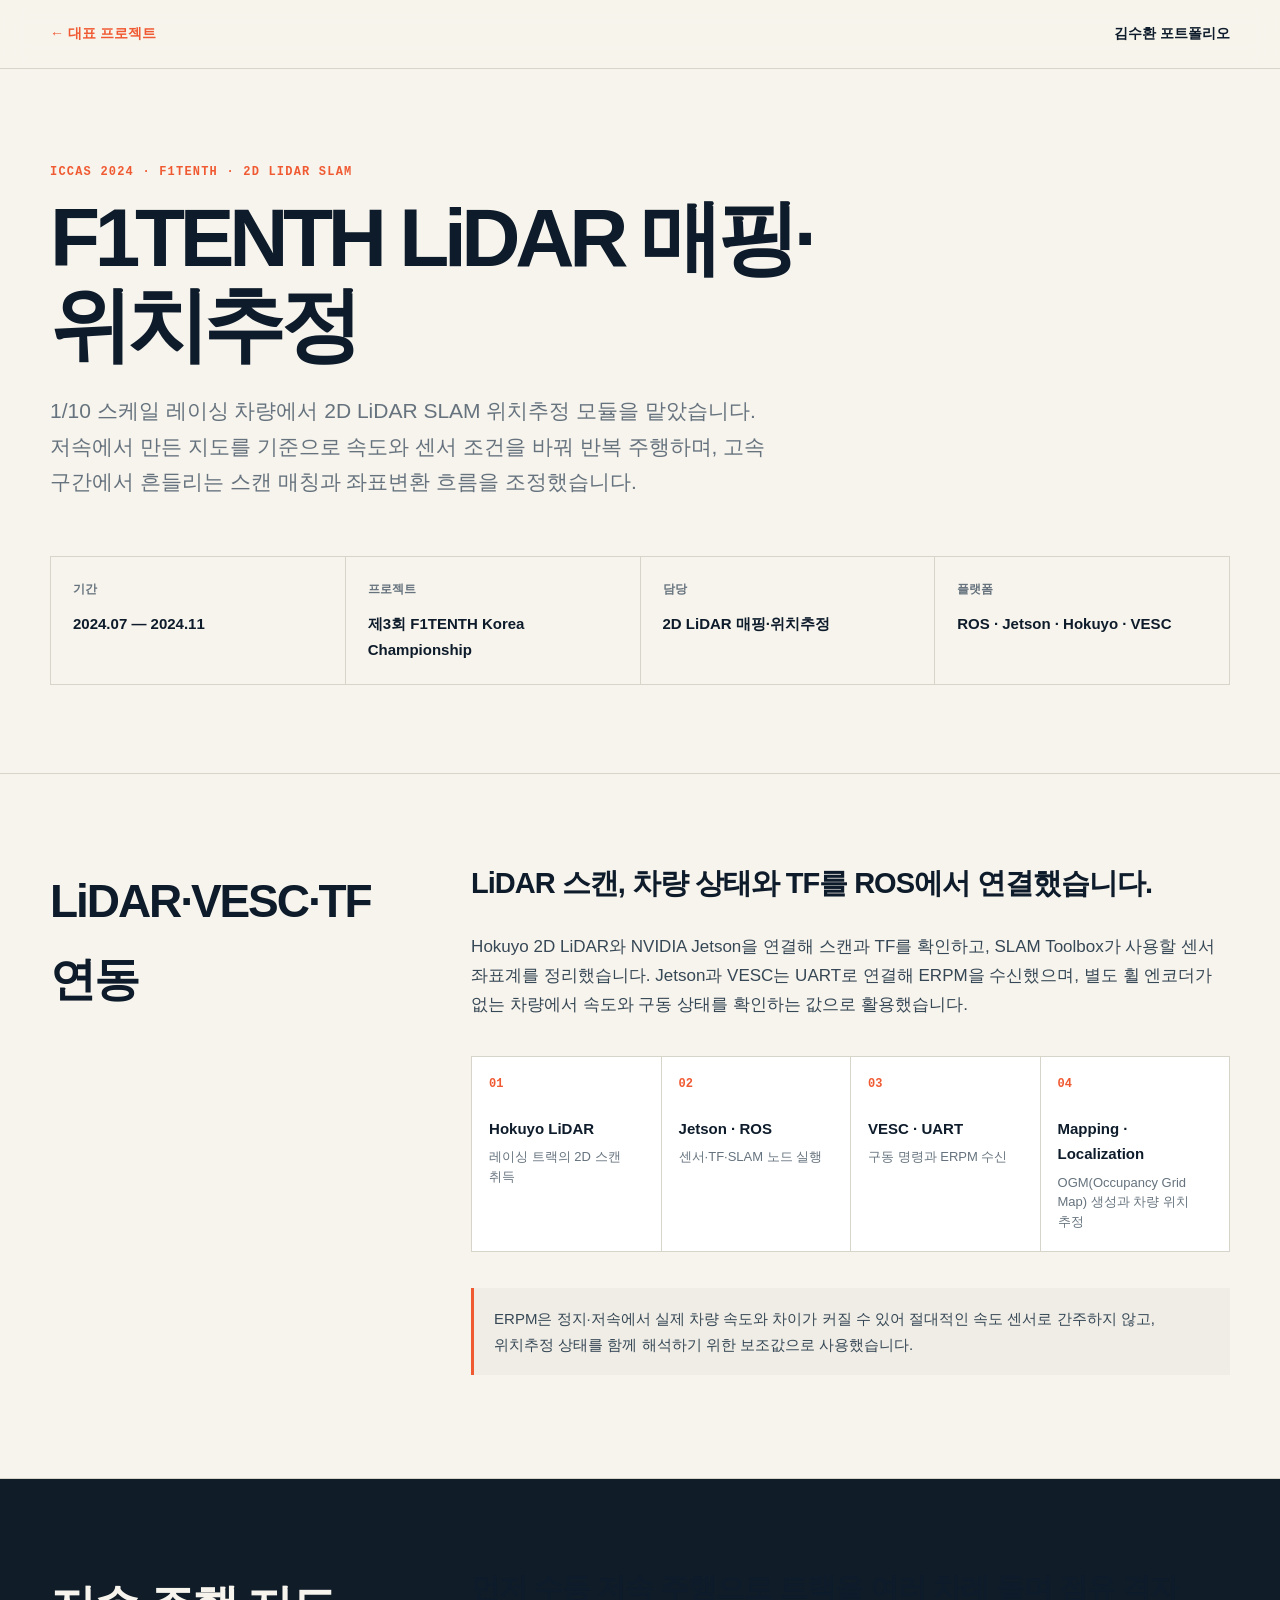
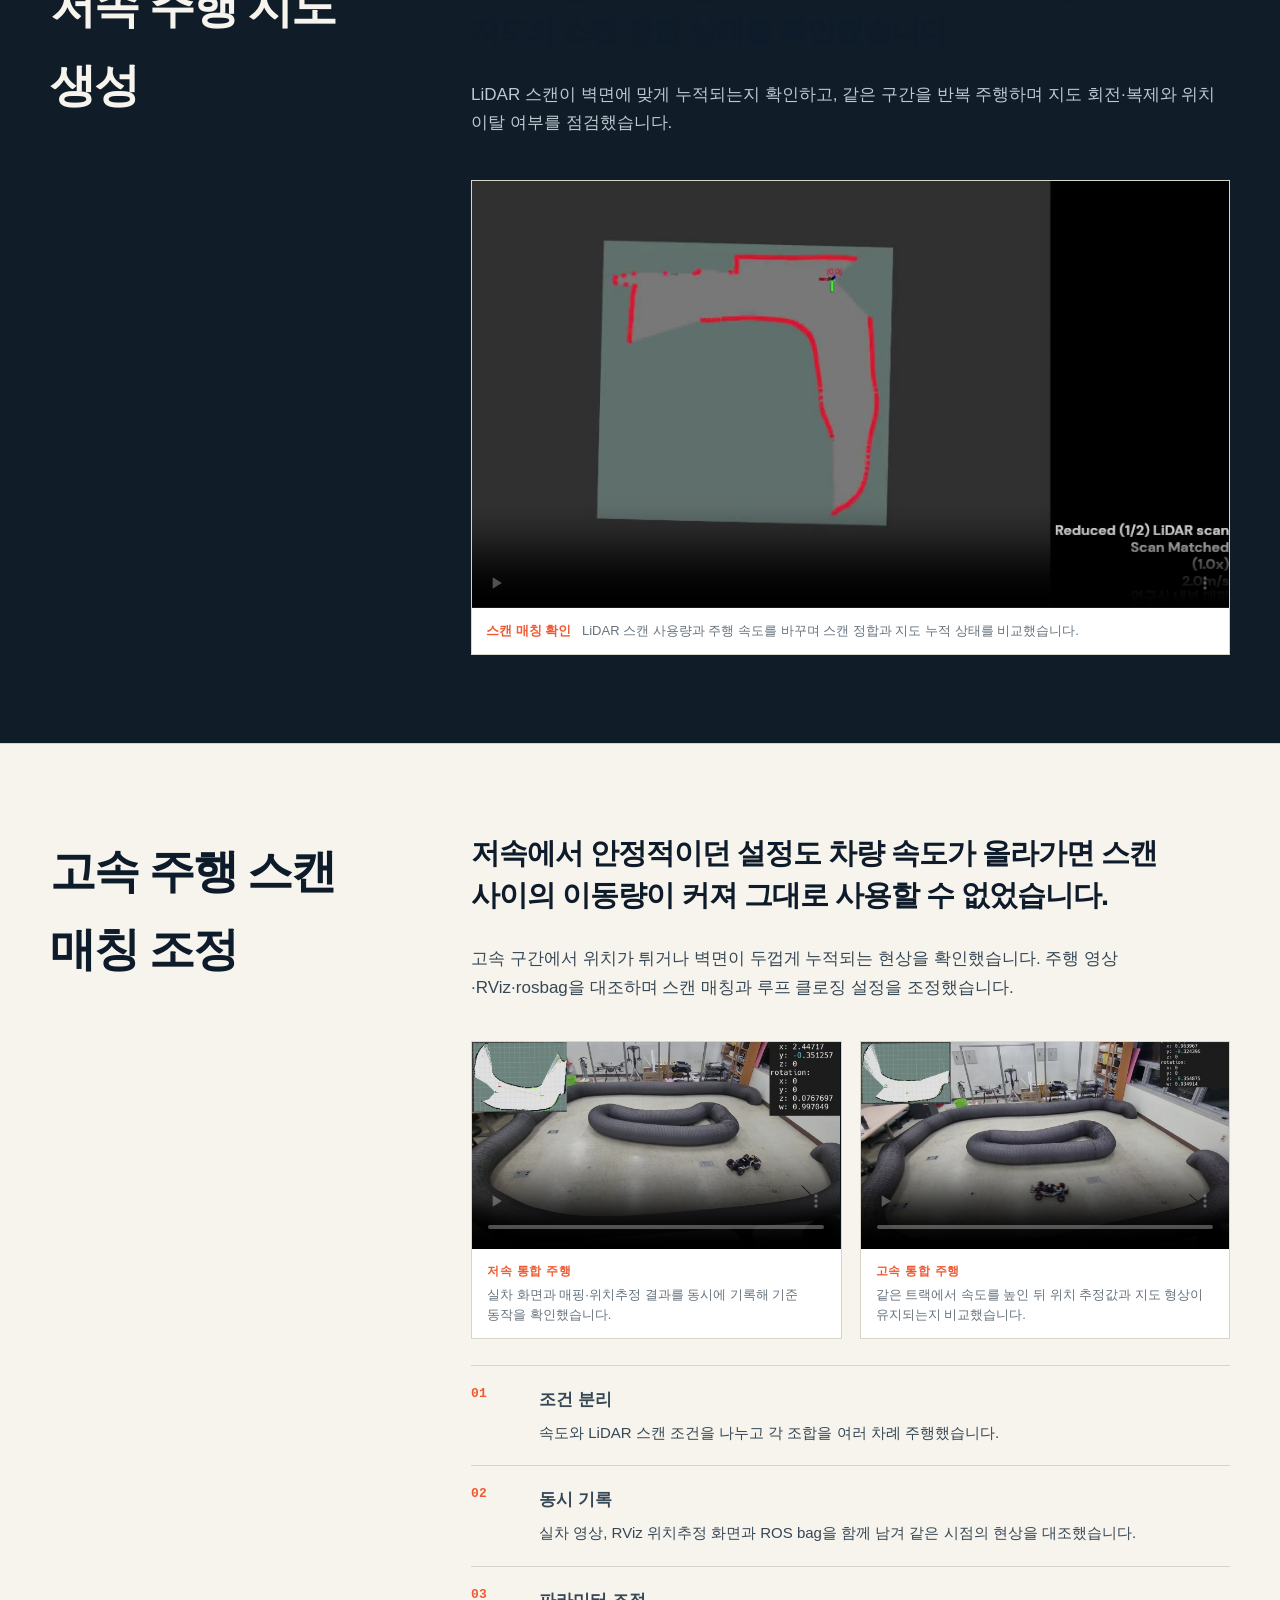
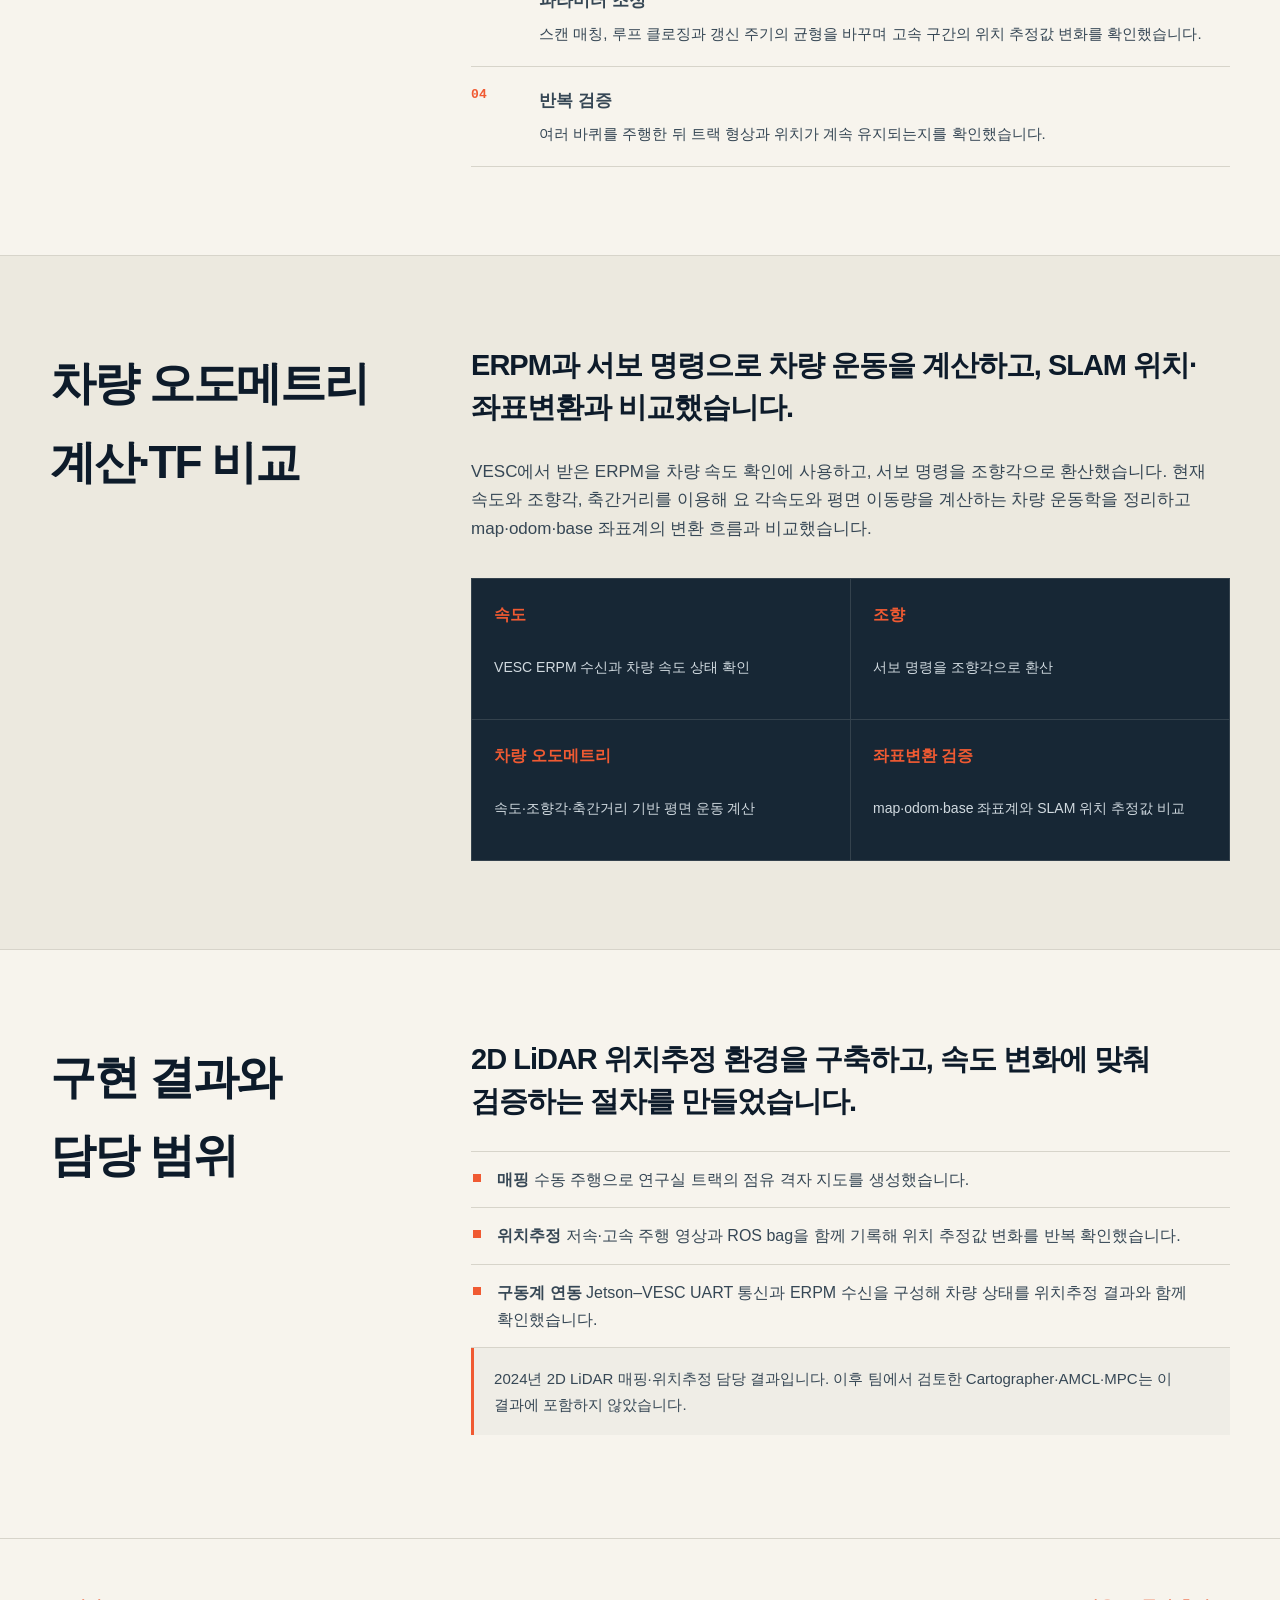
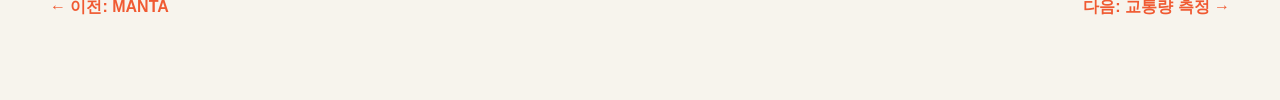
<file: projects/f1tenth.html>
<!doctype html>
<html lang="ko">
<head>
  <meta charset="UTF-8" />
  <meta name="viewport" content="width=device-width, initial-scale=1.0" />
  <meta name="description" content="김수환의 F1TENTH 2D LiDAR SLAM 위치추정 프로젝트" />
  <title>F1TENTH 2D LiDAR SLAM | 김수환</title>
  <link rel="stylesheet" href="../assets/css/style.css?v=20261018-audit" />
  <link rel="stylesheet" href="../assets/css/project-detail.css?v=20261018-copy-preview-2" />
</head>
<body class="project-page">
  <header class="detail-header"><div class="container detail-nav"><a class="detail-back" href="../index.html#projects">← 대표 프로젝트</a><strong>김수환 포트폴리오</strong></div></header>
  <main id="overview">
    <section class="detail-hero"><div class="container">
      <p class="detail-label">ICCAS 2024 · F1TENTH · 2D LIDAR SLAM</p>
      <h1>F1TENTH LiDAR 매핑·위치추정</h1>
      <p class="detail-lead">1/10 스케일 레이싱 차량에서 2D LiDAR SLAM 위치추정 모듈을 맡았습니다. 저속에서 만든 지도를 기준으로 속도와 센서 조건을 바꿔 반복 주행하며, 고속 구간에서 흔들리는 스캔 매칭과 좌표변환 흐름을 조정했습니다.</p>
      <dl class="detail-facts"><div><dt>기간</dt><dd>2024.07 — 2024.11</dd></div><div><dt>프로젝트</dt><dd>제3회 F1TENTH Korea Championship</dd></div><div><dt>담당</dt><dd>2D LiDAR 매핑·위치추정</dd></div><div><dt>플랫폼</dt><dd>ROS · Jetson · Hokuyo · VESC</dd></div></dl>
    </div></section>

    <section class="detail-section" id="platform"><div class="container detail-grid"><h2>LiDAR·VESC·TF 연동</h2><div class="detail-copy">
      <p class="section-intro">LiDAR 스캔, 차량 상태와 TF를 ROS에서 연결했습니다.</p>
      <p>Hokuyo 2D LiDAR와 NVIDIA Jetson을 연결해 스캔과 TF를 확인하고, SLAM Toolbox가 사용할 센서 좌표계를 정리했습니다. Jetson과 VESC는 UART로 연결해 ERPM을 수신했으며, 별도 휠 엔코더가 없는 차량에서 속도와 구동 상태를 확인하는 값으로 활용했습니다.</p>
      <div class="logic-flow"><div><span>01</span><strong>Hokuyo LiDAR</strong><small>레이싱 트랙의 2D 스캔 취득</small></div><div><span>02</span><strong>Jetson · ROS</strong><small>센서·TF·SLAM 노드 실행</small></div><div><span>03</span><strong>VESC · UART</strong><small>구동 명령과 ERPM 수신</small></div><div><span>04</span><strong>Mapping · Localization</strong><small>OGM(Occupancy Grid Map) 생성과 차량 위치 추정</small></div></div>
      <p class="detail-note">ERPM은 정지·저속에서 실제 차량 속도와 차이가 커질 수 있어 절대적인 속도 센서로 간주하지 않고, 위치추정 상태를 함께 해석하기 위한 보조값으로 사용했습니다.</p>
    </div></div></section>

    <section class="detail-section detail-section-dark" id="mapping"><div class="container detail-grid"><h2>저속 주행 지도 생성</h2><div class="detail-copy">
      <p class="section-intro">먼저 수동 저속 주행으로 트랙을 여러 차례 돌며 점유 격자 지도와 스캔 정합 상태를 확인했습니다.</p>
      <p>LiDAR 스캔이 벽면에 맞게 누적되는지 확인하고, 같은 구간을 반복 주행하며 지도 회전·복제와 위치 이탈 여부를 점검했습니다.</p>
      <figure class="detail-video">
        <video controls muted playsinline preload="metadata" poster="../assets/images/projects/f1-scan-matching-poster.jpg"><source src="../assets/videos/f1-scan-matching-noaudio.mp4" type="video/mp4" /></video>
        <figcaption><strong>스캔 매칭 확인</strong> LiDAR 스캔 사용량과 주행 속도를 바꾸며 스캔 정합과 지도 누적 상태를 비교했습니다.</figcaption>
      </figure>
    </div></div></section>

    <section class="detail-section" id="high-speed"><div class="container detail-grid"><h2>고속 주행 스캔 매칭 조정</h2><div class="detail-copy">
      <p class="section-intro">저속에서 안정적이던 설정도 차량 속도가 올라가면 스캔 사이의 이동량이 커져 그대로 사용할 수 없었습니다.</p>
      <p>고속 구간에서 위치가 튀거나 벽면이 두껍게 누적되는 현상을 확인했습니다. 주행 영상·RViz·rosbag을 대조하며 스캔 매칭과 루프 클로징 설정을 조정했습니다.</p>
      <div class="detail-video-grid f1-speed-grid">
        <figure><video controls muted playsinline preload="metadata" poster="../assets/images/projects/f1-slow-localization-poster.jpg"><source src="../assets/videos/f1-slow-localization-noaudio.mp4" type="video/mp4" /></video><figcaption><strong>저속 통합 주행</strong><span>실차 화면과 매핑·위치추정 결과를 동시에 기록해 기준 동작을 확인했습니다.</span></figcaption></figure>
        <figure><video controls muted playsinline preload="metadata" poster="../assets/images/projects/f1-fast-localization-poster.jpg"><source src="../assets/videos/f1-fast-localization-noaudio.mp4" type="video/mp4" /></video><figcaption><strong>고속 통합 주행</strong><span>같은 트랙에서 속도를 높인 뒤 위치 추정값과 지도 형상이 유지되는지 비교했습니다.</span></figcaption></figure>
      </div>
      <ul class="process-list f1-test-list"><li><span>01</span><div><strong>조건 분리</strong><p>속도와 LiDAR 스캔 조건을 나누고 각 조합을 여러 차례 주행했습니다.</p></div></li><li><span>02</span><div><strong>동시 기록</strong><p>실차 영상, RViz 위치추정 화면과 ROS bag을 함께 남겨 같은 시점의 현상을 대조했습니다.</p></div></li><li><span>03</span><div><strong>파라미터 조정</strong><p>스캔 매칭, 루프 클로징과 갱신 주기의 균형을 바꾸며 고속 구간의 위치 추정값 변화를 확인했습니다.</p></div></li><li><span>04</span><div><strong>반복 검증</strong><p>여러 바퀴를 주행한 뒤 트랙 형상과 위치가 계속 유지되는지를 확인했습니다.</p></div></li></ul>
    </div></div></section>

    <section class="detail-section detail-section-tint" id="odometry"><div class="container detail-grid"><h2>차량 오도메트리 계산·TF 비교</h2><div class="detail-copy">
      <p class="section-intro">ERPM과 서보 명령으로 차량 운동을 계산하고, SLAM 위치·좌표변환과 비교했습니다.</p>
      <p>VESC에서 받은 ERPM을 차량 속도 확인에 사용하고, 서보 명령을 조향각으로 환산했습니다. 현재 속도와 조향각, 축간거리를 이용해 요 각속도와 평면 이동량을 계산하는 차량 운동학을 정리하고 map·odom·base 좌표계의 변환 흐름과 비교했습니다.</p>
      <div class="contribution-grid"><article><strong>속도</strong><span>VESC ERPM 수신과 차량 속도 상태 확인</span></article><article><strong>조향</strong><span>서보 명령을 조향각으로 환산</span></article><article><strong>차량 오도메트리</strong><span>속도·조향각·축간거리 기반 평면 운동 계산</span></article><article><strong>좌표변환 검증</strong><span>map·odom·base 좌표계와 SLAM 위치 추정값 비교</span></article></div>
    </div></div></section>

    <section class="detail-section" id="result"><div class="container detail-grid"><h2>구현 결과와 담당 범위</h2><div class="detail-copy">
      <p class="section-intro">2D LiDAR 위치추정 환경을 구축하고, 속도 변화에 맞춰 검증하는 절차를 만들었습니다.</p>
      <ul class="result-list"><li><strong>매핑</strong> 수동 주행으로 연구실 트랙의 점유 격자 지도를 생성했습니다.</li><li><strong>위치추정</strong> 저속·고속 주행 영상과 ROS bag을 함께 기록해 위치 추정값 변화를 반복 확인했습니다.</li><li><strong>구동계 연동</strong> Jetson–VESC UART 통신과 ERPM 수신을 구성해 차량 상태를 위치추정 결과와 함께 확인했습니다.</li></ul>
      <p class="detail-note">2024년 2D LiDAR 매핑·위치추정 담당 결과입니다. 이후 팀에서 검토한 Cartographer·AMCL·MPC는 이 결과에 포함하지 않았습니다.</p>
    </div></div></section>

    <div class="container detail-next"><a href="manta.html">← 이전: MANTA</a><a href="triboelectric-counter.html">다음: 교통량 측정 →</a></div>
  </main>
</body>
</html>
</file>
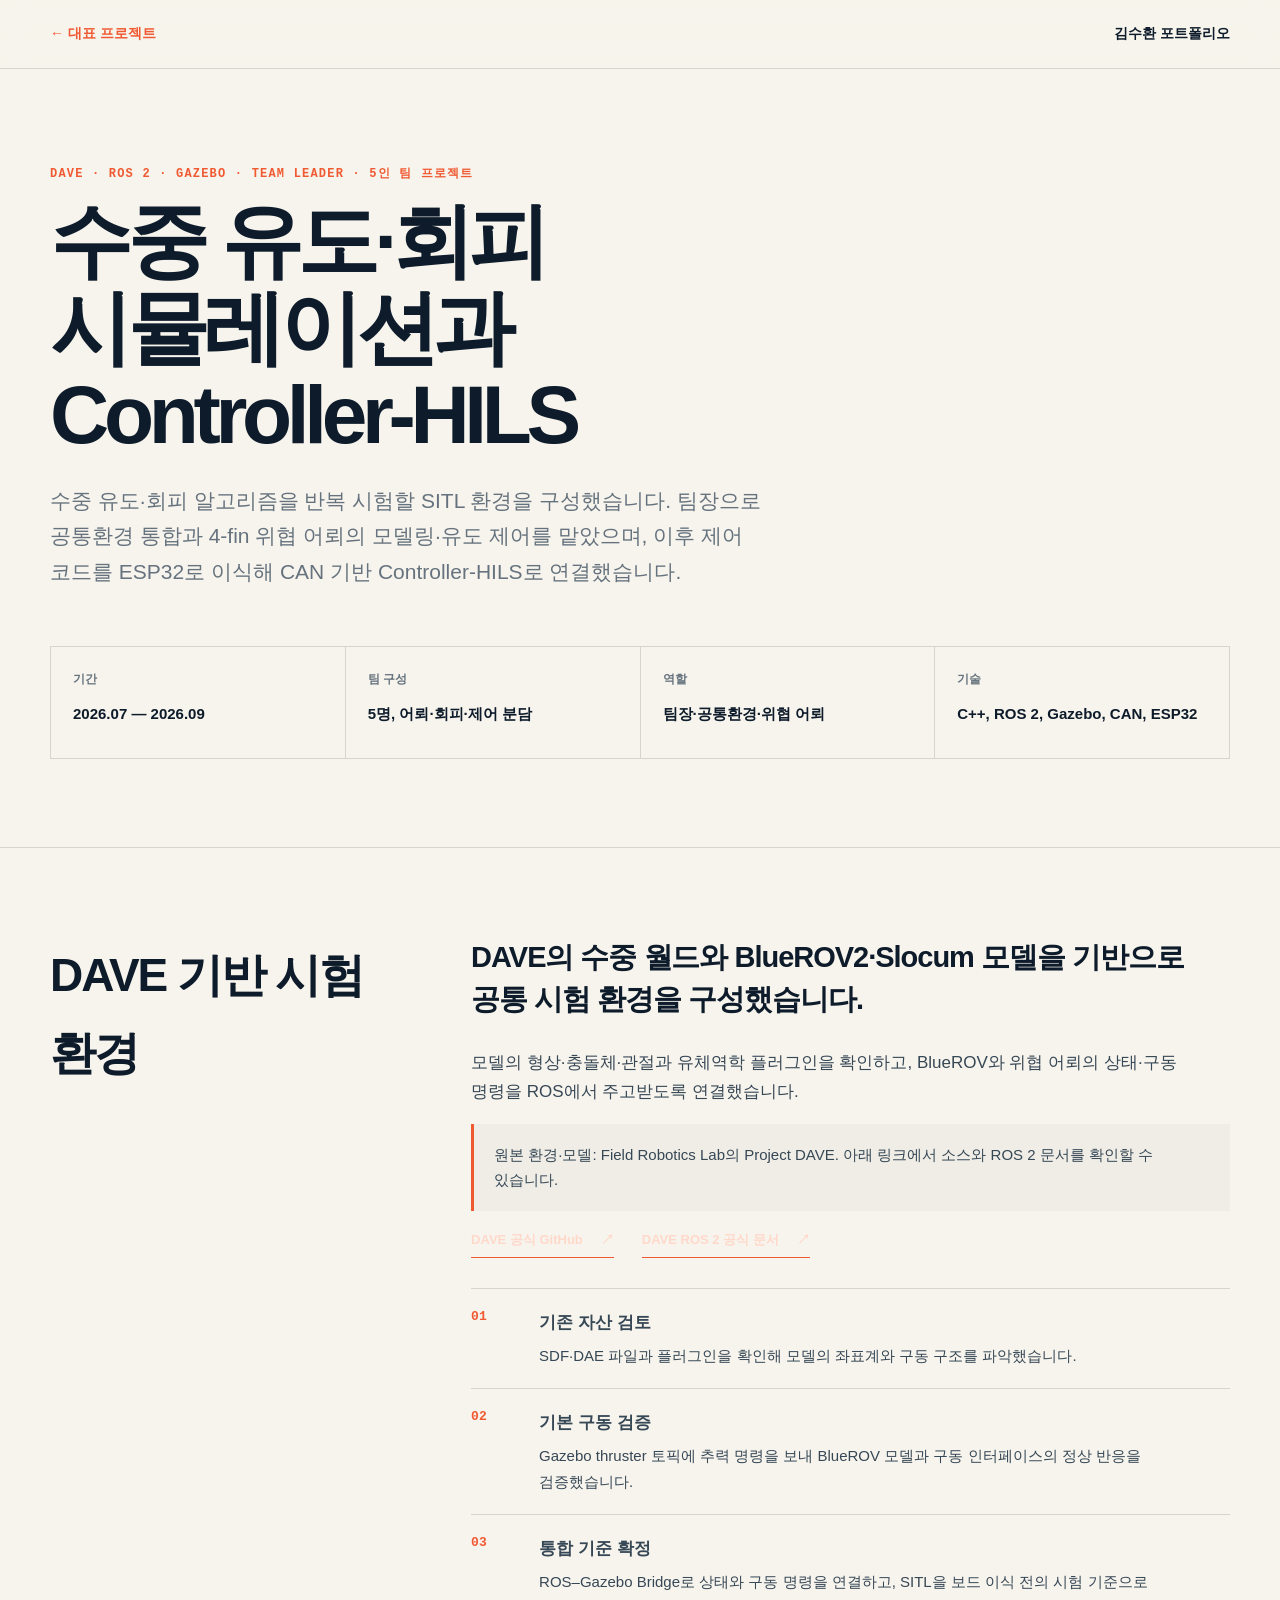
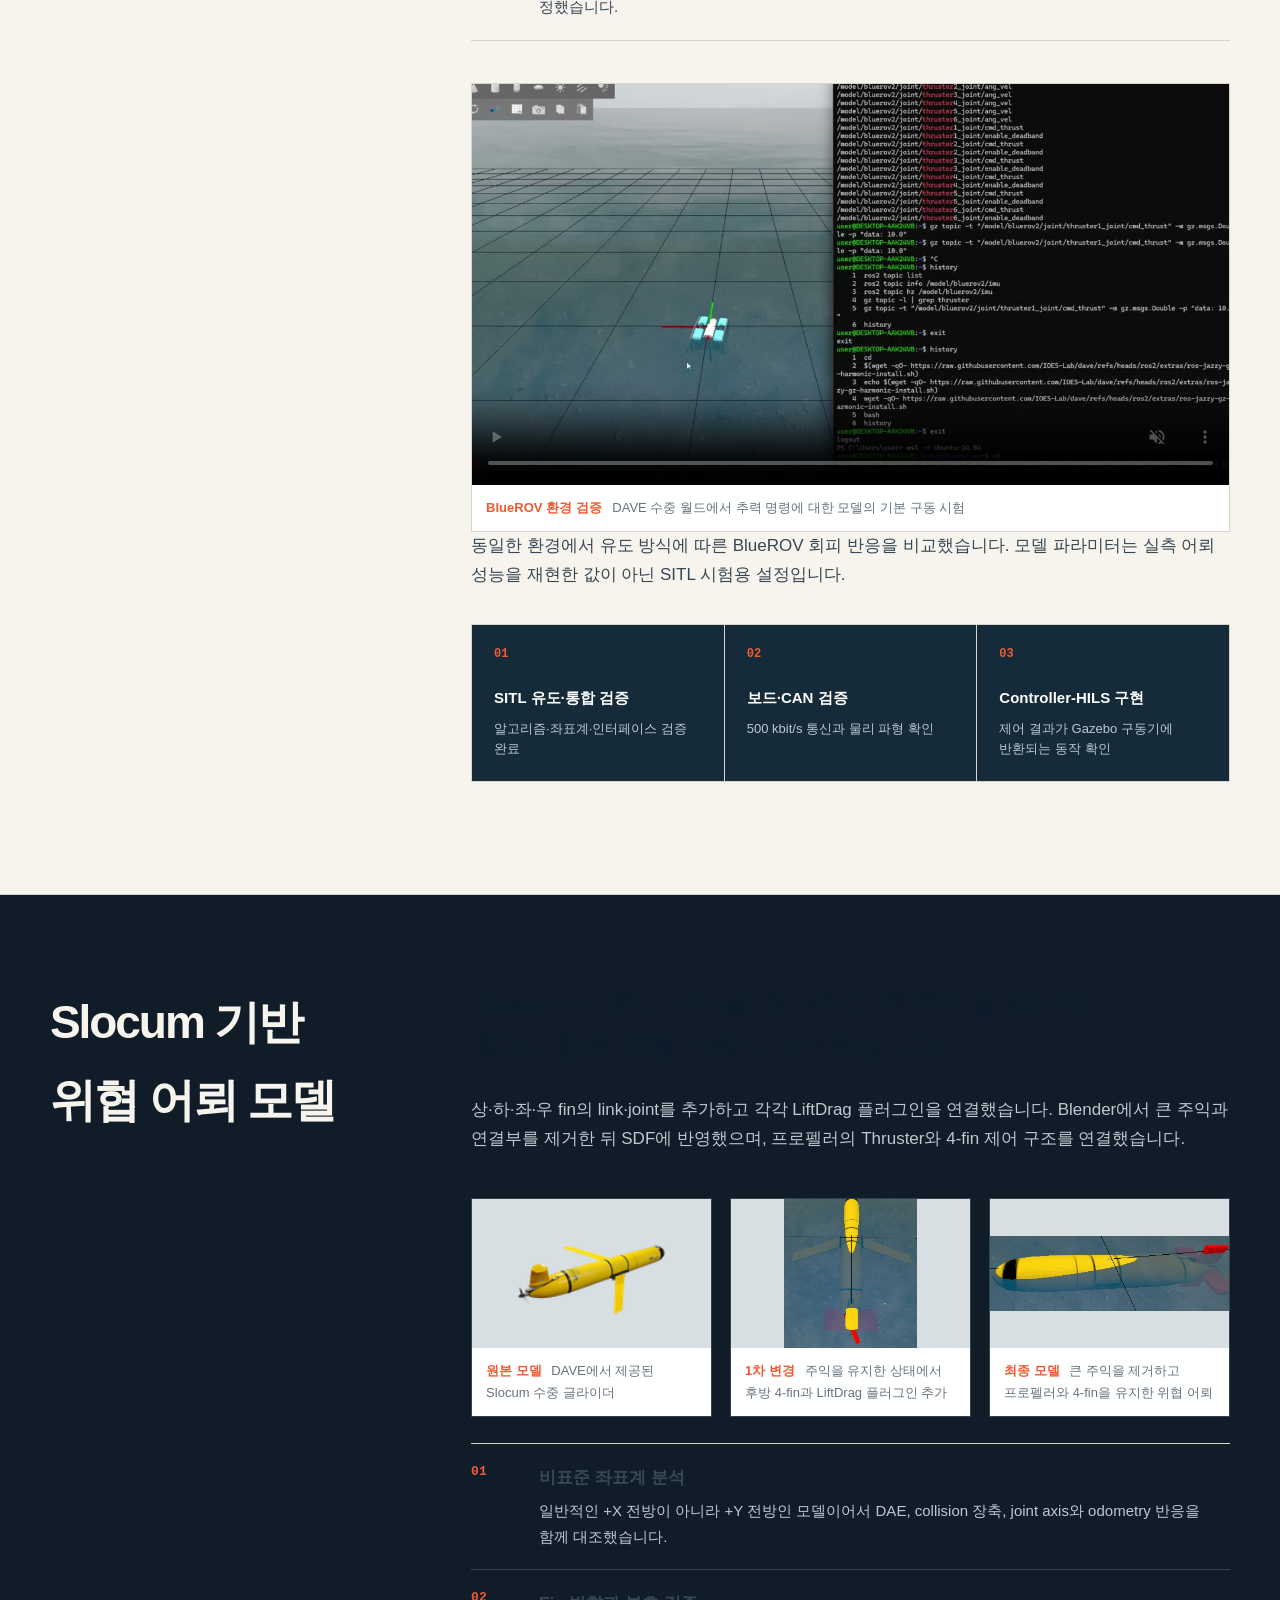
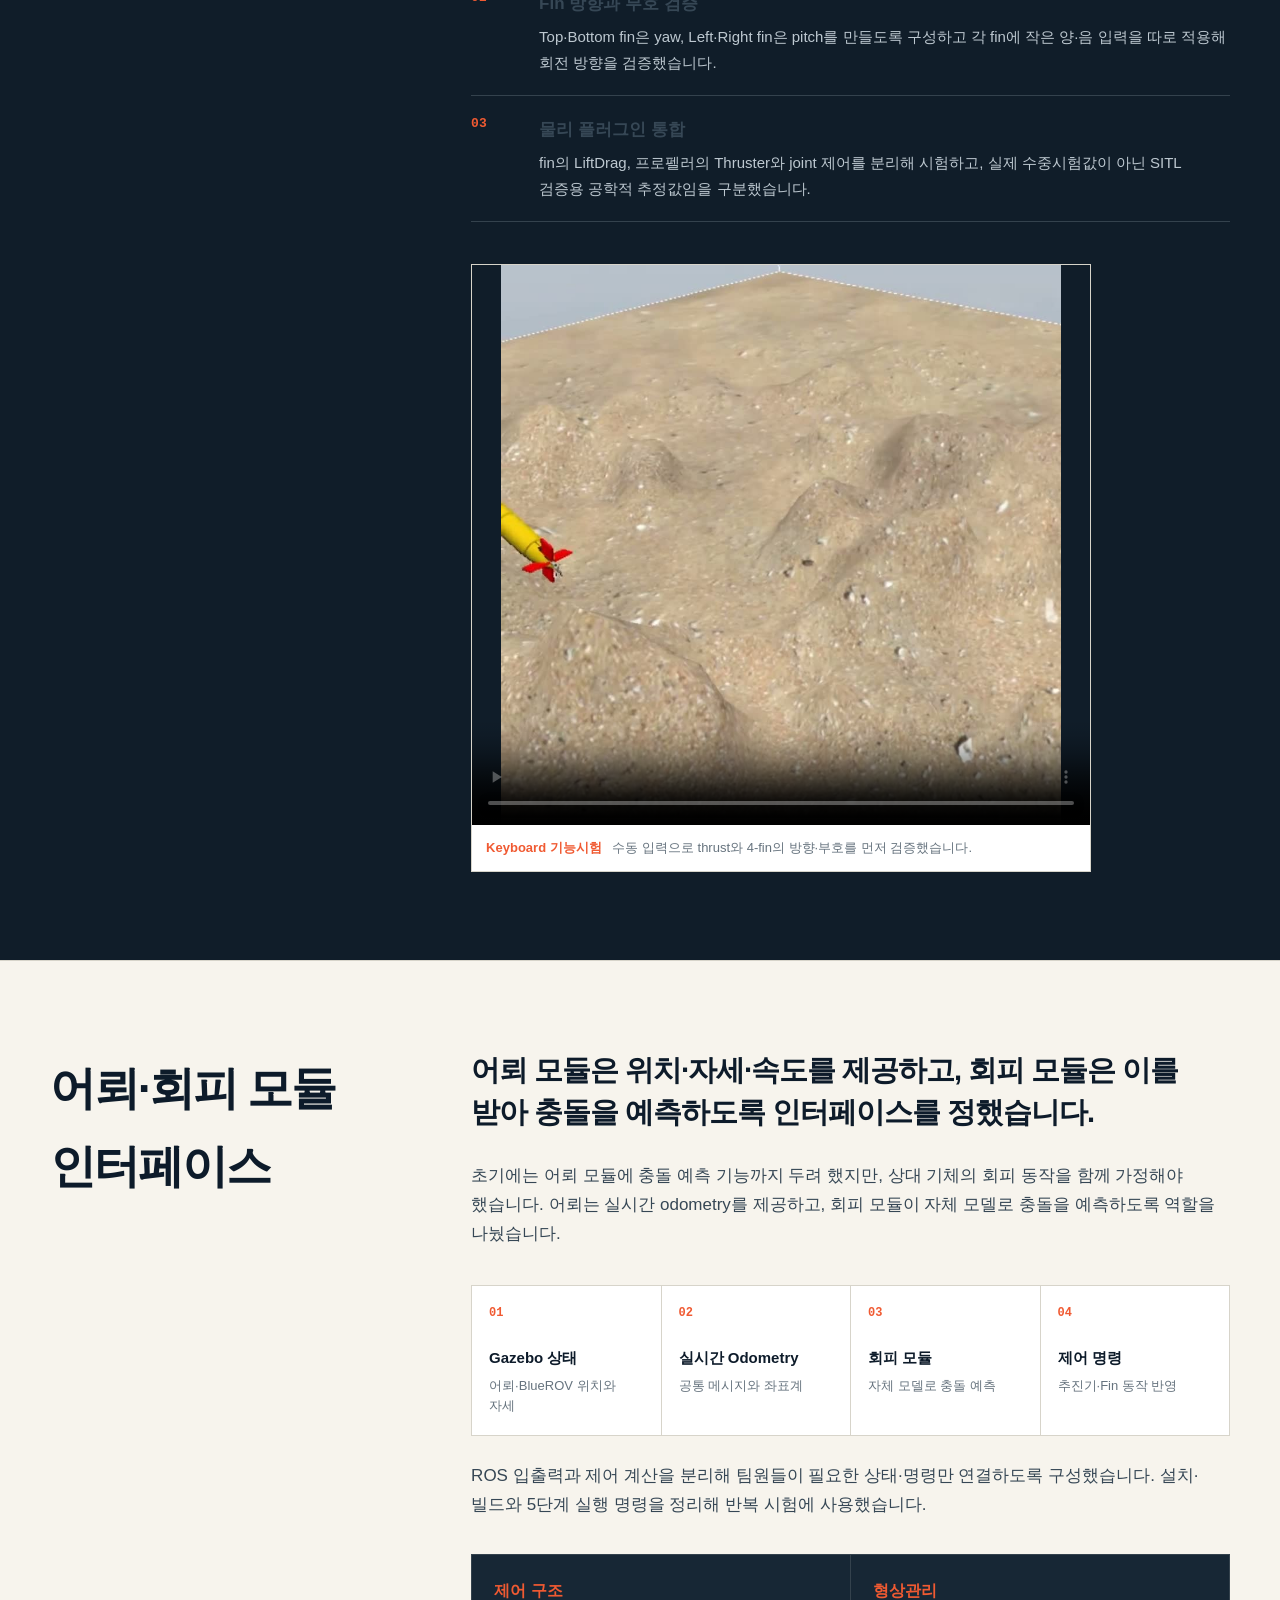
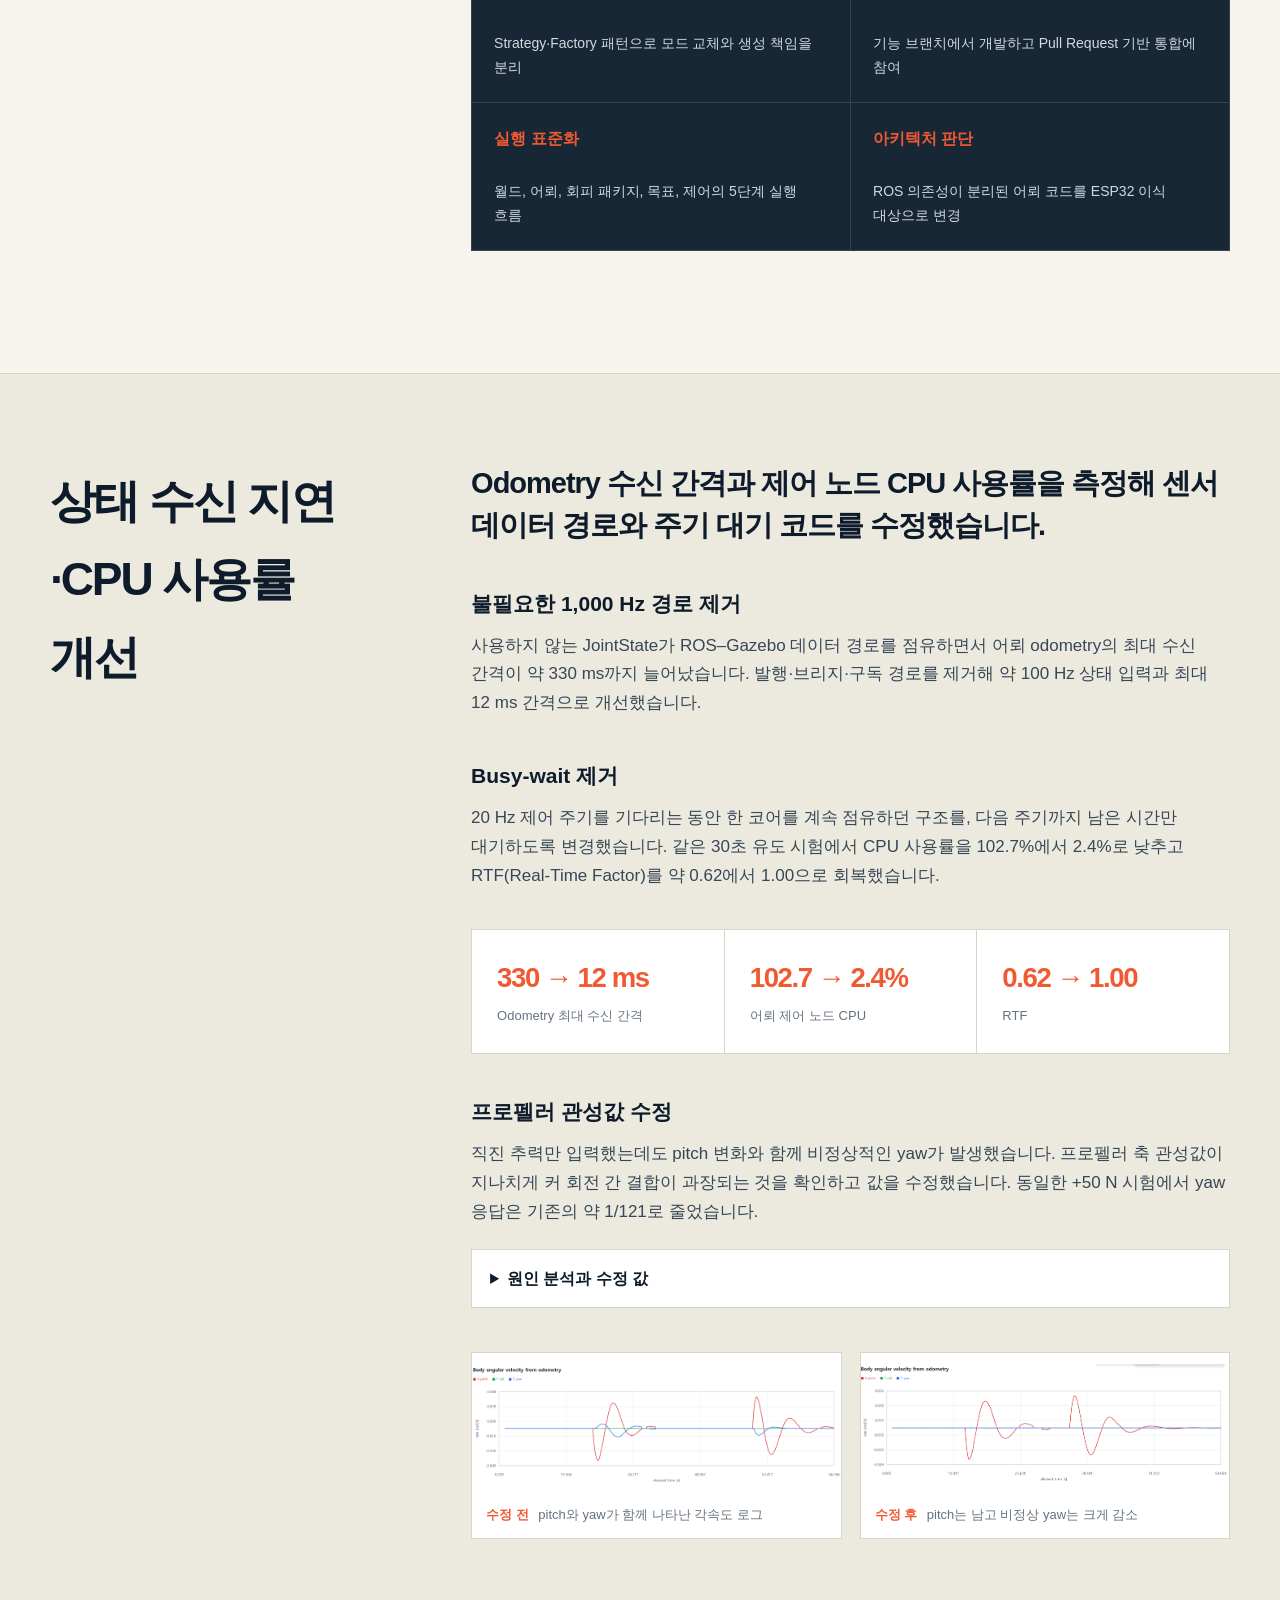
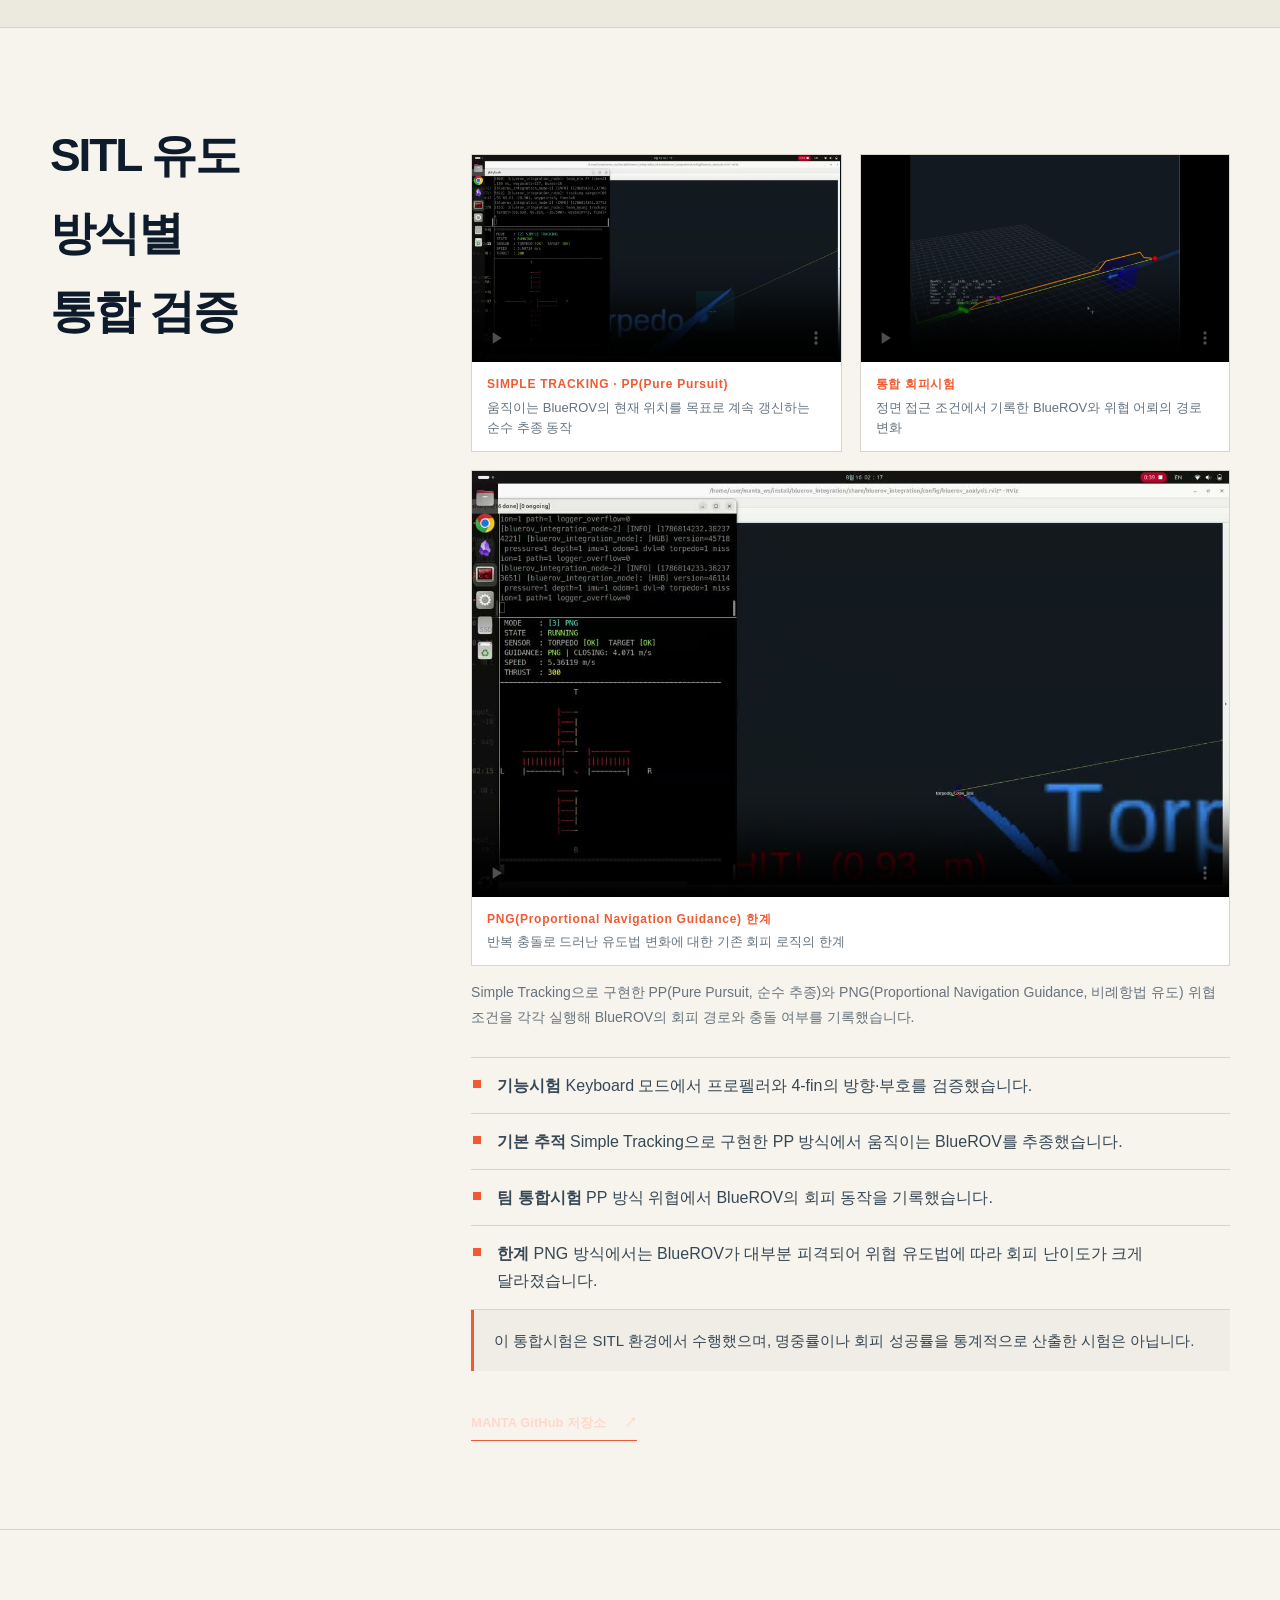
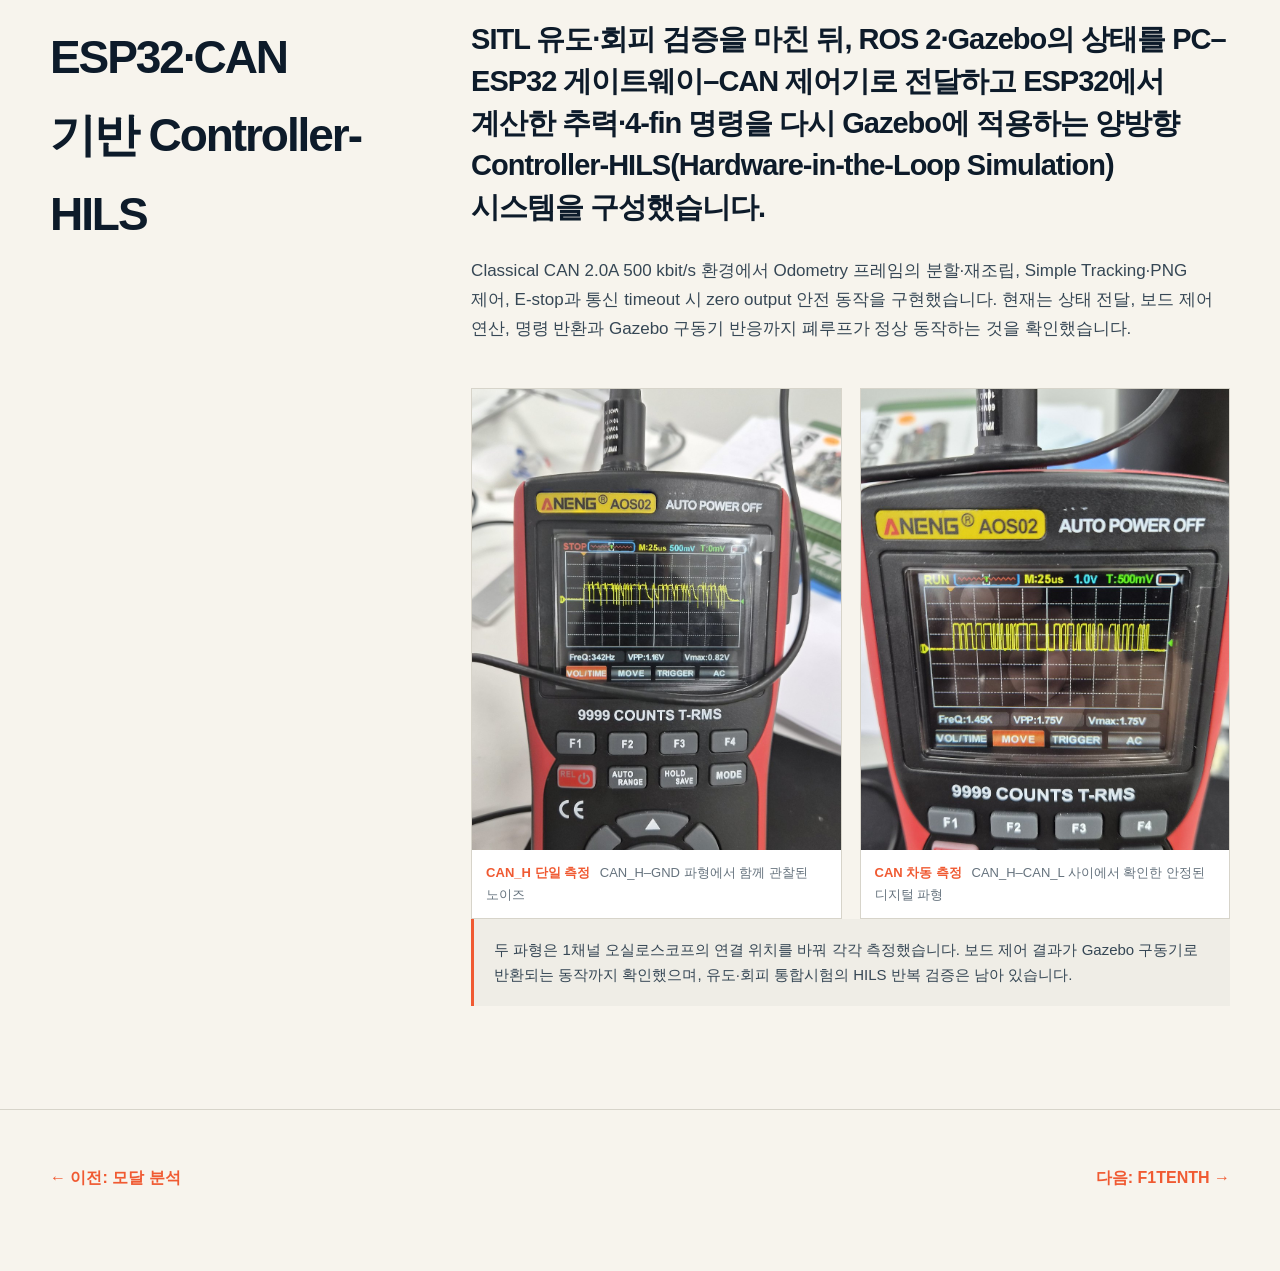
<file: projects/manta.html>
<!doctype html>
<html lang="ko">
<head>
  <meta charset="UTF-8" />
  <meta name="viewport" content="width=device-width, initial-scale=1.0" />
  <meta name="description" content="김수환의 MANTA 수중 위협 어뢰·ROV 회피 통합 시뮬레이션 프로젝트" />
  <title>MANTA 수중 통합 시뮬레이션 | 김수환</title>
  <link rel="stylesheet" href="../assets/css/style.css?v=20261018-audit" />
  <link rel="stylesheet" href="../assets/css/project-detail.css?v=20261018-copy-preview-2" />
</head>
<body class="project-page manta-page">
  <header class="detail-header"><div class="container detail-nav"><a class="detail-back" href="../index.html#projects">← 대표 프로젝트</a><strong>김수환 포트폴리오</strong></div></header>
  <main id="overview">
    <section class="detail-hero manta-hero"><div class="container">
      <p class="detail-label">DAVE · ROS 2 · GAZEBO · TEAM LEADER · 5인 팀 프로젝트</p>
      <h1>수중 유도·회피 시뮬레이션과<br />Controller-HILS</h1>
      <p class="detail-lead">수중 유도·회피 알고리즘을 반복 시험할 SITL 환경을 구성했습니다. 팀장으로 공통환경 통합과 4-fin 위협 어뢰의 모델링·유도 제어를 맡았으며, 이후 제어 코드를 ESP32로 이식해 CAN 기반 Controller-HILS로 연결했습니다.</p>
      <dl class="detail-facts"><div><dt>기간</dt><dd>2026.07 — 2026.09</dd></div><div><dt>팀 구성</dt><dd>5명, 어뢰·회피·제어 분담</dd></div><div><dt>역할</dt><dd>팀장·공통환경·위협 어뢰</dd></div><div><dt>기술</dt><dd>C++, ROS 2, Gazebo, CAN, ESP32</dd></div></dl>
    </div></section>

    <section class="detail-section" id="environment"><div class="container detail-grid"><h2>DAVE 기반 시험 환경</h2><div class="detail-copy">
      <p class="section-intro">DAVE의 수중 월드와 BlueROV2·Slocum 모델을 기반으로 공통 시험 환경을 구성했습니다.</p>
      <p>모델의 형상·충돌체·관절과 유체역학 플러그인을 확인하고, BlueROV와 위협 어뢰의 상태·구동 명령을 ROS에서 주고받도록 연결했습니다.</p>
      <p class="detail-note source-attribution">원본 환경·모델: Field Robotics Lab의 Project DAVE. 아래 링크에서 소스와 ROS 2 문서를 확인할 수 있습니다.</p>
      <div class="source-actions" aria-label="DAVE 원 프로젝트 출처"><a class="project-link" href="https://github.com/Field-Robotics-Lab/dave" target="_blank" rel="noreferrer">DAVE 공식 GitHub <span>↗</span></a><a class="project-link" href="https://dave-ros2.notion.site/" target="_blank" rel="noreferrer">DAVE ROS 2 공식 문서 <span>↗</span></a></div>
      <ul class="process-list manta-environment-list"><li><span>01</span><div><strong>기존 자산 검토</strong><p>SDF·DAE 파일과 플러그인을 확인해 모델의 좌표계와 구동 구조를 파악했습니다.</p></div></li><li><span>02</span><div><strong>기본 구동 검증</strong><p>Gazebo thruster 토픽에 추력 명령을 보내 BlueROV 모델과 구동 인터페이스의 정상 반응을 검증했습니다.</p></div></li><li><span>03</span><div><strong>통합 기준 확정</strong><p>ROS–Gazebo Bridge로 상태와 구동 명령을 연결하고, SITL을 보드 이식 전의 시험 기준으로 정했습니다.</p></div></li></ul>
      <figure class="detail-video manta-environment-video">
        <video controls muted playsinline preload="metadata" poster="../assets/images/projects/manta-bluerov-environment-poster.jpg"><source src="../assets/videos/manta-bluerov-environment-noaudio.mp4" type="video/mp4" /></video>
        <figcaption><strong>BlueROV 환경 검증</strong> DAVE 수중 월드에서 추력 명령에 대한 모델의 기본 구동 시험</figcaption>
      </figure>
      <p>동일한 환경에서 유도 방식에 따른 BlueROV 회피 반응을 비교했습니다. 모델 파라미터는 실측 어뢰 성능을 재현한 값이 아닌 SITL 시험용 설정입니다.</p>
      <div class="manta-phase-flow"><article class="done"><span>01</span><strong>SITL 유도·통합 검증</strong><small>알고리즘·좌표계·인터페이스 검증 완료</small></article><article class="done"><span>02</span><strong>보드·CAN 검증</strong><small>500 kbit/s 통신과 물리 파형 확인</small></article><article class="done"><span>03</span><strong>Controller-HILS 구현</strong><small>제어 결과가 Gazebo 구동기에 반환되는 동작 확인</small></article></div>
    </div></div></section>

    <section class="detail-section detail-section-dark" id="modeling"><div class="container detail-grid"><h2>Slocum 기반 위협 어뢰 모델</h2><div class="detail-copy">
      <p class="section-intro">Slocum에 후방 4-fin을 추가하고 큰 주익을 제거해 회피시험용 위협 어뢰로 수정했습니다.</p>
      <p>상·하·좌·우 fin의 link·joint를 추가하고 각각 LiftDrag 플러그인을 연결했습니다. Blender에서 큰 주익과 연결부를 제거한 뒤 SDF에 반영했으며, 프로펠러의 Thruster와 4-fin 제어 구조를 연결했습니다.</p>
      <div class="evidence-grid manta-model-grid">
        <figure><a class="image-zoom" href="../assets/images/projects/manta-slocum-original.png" target="_blank" rel="noopener"><img src="../assets/images/projects/manta-slocum-original.png" alt="DAVE에서 제공된 원본 Slocum 수중 글라이더" /></a><figcaption><strong>원본 모델</strong> DAVE에서 제공된 Slocum 수중 글라이더</figcaption></figure>
        <figure><a class="image-zoom" href="../assets/images/projects/manta-model-before.png" target="_blank" rel="noopener"><img src="../assets/images/projects/manta-model-before.png" alt="기존 주익을 유지한 채 후방에 4개 fin을 추가한 Slocum 모델" /></a><figcaption><strong>1차 변경</strong> 주익을 유지한 상태에서 후방 4-fin과 LiftDrag 플러그인 추가</figcaption></figure>
        <figure><a class="image-zoom" href="../assets/images/projects/manta-simulation.png" target="_blank" rel="noopener"><img src="../assets/images/projects/manta-simulation.png" alt="큰 주익을 제거하고 프로펠러와 4-fin을 유지한 최종 위협 어뢰 모델" /></a><figcaption><strong>최종 모델</strong> 큰 주익을 제거하고 프로펠러와 4-fin을 유지한 위협 어뢰</figcaption></figure>
      </div>
      <ul class="process-list"><li><span>01</span><div><strong>비표준 좌표계 분석</strong><p>일반적인 +X 전방이 아니라 +Y 전방인 모델이어서 DAE, collision 장축, joint axis와 odometry 반응을 함께 대조했습니다.</p></div></li><li><span>02</span><div><strong>Fin 방향과 부호 검증</strong><p>Top·Bottom fin은 yaw, Left·Right fin은 pitch를 만들도록 구성하고 각 fin에 작은 양·음 입력을 따로 적용해 회전 방향을 검증했습니다.</p></div></li><li><span>03</span><div><strong>물리 플러그인 통합</strong><p>fin의 LiftDrag, 프로펠러의 Thruster와 joint 제어를 분리해 시험하고, 실제 수중시험값이 아닌 SITL 검증용 공학적 추정값임을 구분했습니다.</p></div></li></ul>
      <figure class="detail-video manta-keyboard-video">
        <video controls muted playsinline preload="metadata" poster="../assets/images/projects/manta-keyboard-poster.jpg"><source src="../assets/videos/manta-keyboard-noaudio.mp4" type="video/mp4" /></video>
        <figcaption><strong>Keyboard 기능시험</strong> 수동 입력으로 thrust와 4-fin의 방향·부호를 먼저 검증했습니다.</figcaption>
      </figure>
    </div></div></section>

    <section class="detail-section" id="interface"><div class="container detail-grid"><h2>어뢰·회피 모듈 인터페이스</h2><div class="detail-copy">
      <p class="section-intro">어뢰 모듈은 위치·자세·속도를 제공하고, 회피 모듈은 이를 받아 충돌을 예측하도록 인터페이스를 정했습니다.</p>
      <p>초기에는 어뢰 모듈에 충돌 예측 기능까지 두려 했지만, 상대 기체의 회피 동작을 함께 가정해야 했습니다. 어뢰는 실시간 odometry를 제공하고, 회피 모듈이 자체 모델로 충돌을 예측하도록 역할을 나눴습니다.</p>
      <div class="logic-flow manta-interface-flow"><div><span>01</span><strong>Gazebo 상태</strong><small>어뢰·BlueROV 위치와 자세</small></div><div><span>02</span><strong>실시간 Odometry</strong><small>공통 메시지와 좌표계</small></div><div><span>03</span><strong>회피 모듈</strong><small>자체 모델로 충돌 예측</small></div><div><span>04</span><strong>제어 명령</strong><small>추진기·Fin 동작 반영</small></div></div>
      <p>ROS 입출력과 제어 계산을 분리해 팀원들이 필요한 상태·명령만 연결하도록 구성했습니다. 설치·빌드와 5단계 실행 명령을 정리해 반복 시험에 사용했습니다.</p>
      <div class="contribution-grid manta-contribution"><article><strong>제어 구조</strong><span>Strategy·Factory 패턴으로 모드 교체와 생성 책임을 분리</span></article><article><strong>형상관리</strong><span>기능 브랜치에서 개발하고 Pull Request 기반 통합에 참여</span></article><article><strong>실행 표준화</strong><span>월드, 어뢰, 회피 패키지, 목표, 제어의 5단계 실행 흐름</span></article><article><strong>아키텍처 판단</strong><span>ROS 의존성이 분리된 어뢰 코드를 ESP32 이식 대상으로 변경</span></article></div>
    </div></div></section>

    <section class="detail-section detail-section-tint" id="performance"><div class="container detail-grid"><h2>상태 수신 지연·CPU 사용률 개선</h2><div class="detail-copy">
      <p class="section-intro">Odometry 수신 간격과 제어 노드 CPU 사용률을 측정해 센서 데이터 경로와 주기 대기 코드를 수정했습니다.</p>
      <h3>불필요한 1,000 Hz 경로 제거</h3><p>사용하지 않는 JointState가 ROS–Gazebo 데이터 경로를 점유하면서 어뢰 odometry의 최대 수신 간격이 약 330 ms까지 늘어났습니다. 발행·브리지·구독 경로를 제거해 약 100 Hz 상태 입력과 최대 12 ms 간격으로 개선했습니다.</p>
      <h3>Busy-wait 제거</h3><p>20 Hz 제어 주기를 기다리는 동안 한 코어를 계속 점유하던 구조를, 다음 주기까지 남은 시간만 대기하도록 변경했습니다. 같은 30초 유도 시험에서 CPU 사용률을 102.7%에서 2.4%로 낮추고 RTF(Real-Time Factor)를 약 0.62에서 1.00으로 회복했습니다.</p>
      <div class="metric-row"><div class="metric"><strong>330 → 12 ms</strong><span>Odometry 최대 수신 간격</span></div><div class="metric"><strong>102.7 → 2.4%</strong><span>어뢰 제어 노드 CPU</span></div><div class="metric"><strong>0.62 → 1.00</strong><span>RTF</span></div></div>
      <h3>프로펠러 관성값 수정</h3><p>직진 추력만 입력했는데도 pitch 변화와 함께 비정상적인 yaw가 발생했습니다. 프로펠러 축 관성값이 지나치게 커 회전 간 결합이 과장되는 것을 확인하고 값을 수정했습니다. 동일한 +50 N 시험에서 yaw 응답은 기존의 약 1/121로 줄었습니다.</p>
      <details class="technical-details"><summary>원인 분석과 수정 값</summary><p>프로펠러 각운동량과 기체 pitch 각속도의 결합으로 Z축 모멘트가 발생했습니다. SDF의 프로펠러 축 관성 <code>iyy</code>를 0.1에서 0.000625 kg·m²로 수정했습니다. 수정 뒤에도 pitch는 남았으며, 추력선과 무게중심의 높이 차이에서 발생하는 별도 모멘트로 구분했습니다.</p></details>
      <div class="evidence-grid manta-log-grid"><figure><a class="image-zoom" href="../assets/images/projects/manta-inertia-before.png" target="_blank" rel="noopener"><img src="../assets/images/projects/manta-inertia-before.png" alt="프로펠러 관성 수정 전 pitch와 yaw 결합 로그" /></a><figcaption><strong>수정 전</strong> pitch와 yaw가 함께 나타난 각속도 로그</figcaption></figure><figure><a class="image-zoom" href="../assets/images/projects/manta-inertia-after.png" target="_blank" rel="noopener"><img src="../assets/images/projects/manta-inertia-after.png" alt="프로펠러 관성 수정 후 yaw가 감소한 로그" /></a><figcaption><strong>수정 후</strong> pitch는 남고 비정상 yaw는 크게 감소</figcaption></figure></div>
    </div></div></section>

    <section class="detail-section" id="validation"><div class="container detail-grid"><h2>SITL 유도 방식별<br />통합 검증</h2><div class="detail-copy">

      <div class="detail-video-grid manta-validation-grid">
        <figure><video controls muted playsinline preload="metadata" poster="../assets/images/projects/manta-simple-tracking-poster.jpg"><source src="../assets/videos/manta-simple-tracking-noaudio.mp4" type="video/mp4" /></video><figcaption><strong>SIMPLE TRACKING · PP(Pure Pursuit)</strong><span>움직이는 BlueROV의 현재 위치를 목표로 계속 갱신하는 순수 추종 동작</span></figcaption></figure>
        <figure><video controls muted playsinline preload="metadata" poster="../assets/images/projects/manta-face2face-avoid-poster.jpg"><source src="../assets/videos/manta-face2face-avoid-noaudio.mp4" type="video/mp4" /></video><figcaption><strong>통합 회피시험</strong><span>정면 접근 조건에서 기록한 BlueROV와 위협 어뢰의 경로 변화</span></figcaption></figure>
        <figure class="wide"><video controls muted playsinline preload="metadata" poster="../assets/images/projects/manta-png-hit-poster.jpg"><source src="../assets/videos/manta-png-hit-noaudio.mp4" type="video/mp4" /></video><figcaption><strong>PNG(Proportional Navigation Guidance) 한계</strong><span>반복 충돌로 드러난 유도법 변화에 대한 기존 회피 로직의 한계</span></figcaption></figure>
      </div>
      <p class="section-caption">Simple Tracking으로 구현한 PP(Pure Pursuit, 순수 추종)와 PNG(Proportional Navigation Guidance, 비례항법 유도) 위협 조건을 각각 실행해 BlueROV의 회피 경로와 충돌 여부를 기록했습니다.</p>
      <ul class="result-list"><li><strong>기능시험</strong> Keyboard 모드에서 프로펠러와 4-fin의 방향·부호를 검증했습니다.</li><li><strong>기본 추적</strong> Simple Tracking으로 구현한 PP 방식에서 움직이는 BlueROV를 추종했습니다.</li><li><strong>팀 통합시험</strong> PP 방식 위협에서 BlueROV의 회피 동작을 기록했습니다.</li><li><strong>한계</strong> PNG 방식에서는 BlueROV가 대부분 피격되어 위협 유도법에 따라 회피 난이도가 크게 달라졌습니다.</li></ul>
      <p class="detail-note">이 통합시험은 SITL 환경에서 수행했으며, 명중률이나 회피 성공률을 통계적으로 산출한 시험은 아닙니다.</p>
      <a class="project-link" href="https://github.com/MANTA-P/MANTA" target="_blank" rel="noreferrer">MANTA GitHub 저장소 <span>↗</span></a>
    </div></div></section>

    <section class="detail-section" id="controller-hils"><div class="container detail-grid"><h2>ESP32·CAN 기반 Controller-HILS</h2><div class="detail-copy">
      <p class="section-intro">SITL 유도·회피 검증을 마친 뒤, ROS 2·Gazebo의 상태를 PC–ESP32 게이트웨이–CAN 제어기로 전달하고 ESP32에서 계산한 추력·4-fin 명령을 다시 Gazebo에 적용하는 양방향 Controller-HILS(Hardware-in-the-Loop Simulation) 시스템을 구성했습니다.</p>
      <p>Classical CAN 2.0A 500 kbit/s 환경에서 Odometry 프레임의 분할·재조립, Simple Tracking·PNG 제어, E-stop과 통신 timeout 시 zero output 안전 동작을 구현했습니다. 현재는 상태 전달, 보드 제어 연산, 명령 반환과 Gazebo 구동기 반응까지 폐루프가 정상 동작하는 것을 확인했습니다.</p>
      <div class="evidence-grid manta-can-grid">
        <figure><a class="image-zoom" href="../assets/images/projects/manta-can-high.jpg" target="_blank" rel="noopener"><img src="../assets/images/projects/manta-can-high.jpg" alt="휴대용 1채널 오실로스코프로 측정한 CAN_H 단일 파형" /></a><figcaption><strong>CAN_H 단일 측정</strong> CAN_H–GND 파형에서 함께 관찰된 노이즈</figcaption></figure>
        <figure><a class="image-zoom" href="../assets/images/projects/manta-can-differential.jpg" target="_blank" rel="noopener"><img src="../assets/images/projects/manta-can-differential.jpg" alt="휴대용 1채널 오실로스코프로 측정한 CAN_H와 CAN_L 사이의 차동 전압 파형" /></a><figcaption><strong>CAN 차동 측정</strong> CAN_H–CAN_L 사이에서 확인한 안정된 디지털 파형</figcaption></figure>
      </div>
      <p class="detail-note">두 파형은 1채널 오실로스코프의 연결 위치를 바꿔 각각 측정했습니다. 보드 제어 결과가 Gazebo 구동기로 반환되는 동작까지 확인했으며, 유도·회피 통합시험의 HILS 반복 검증은 남아 있습니다.</p>
    </div></div></section>
    <div class="container detail-next"><a href="modal-analysis.html">← 이전: 모달 분석</a><a href="f1tenth.html">다음: F1TENTH →</a></div>
  </main>
  <script src="../assets/js/image-lightbox.js?v=20260911-1" defer></script>
</body>
</html>
</file>
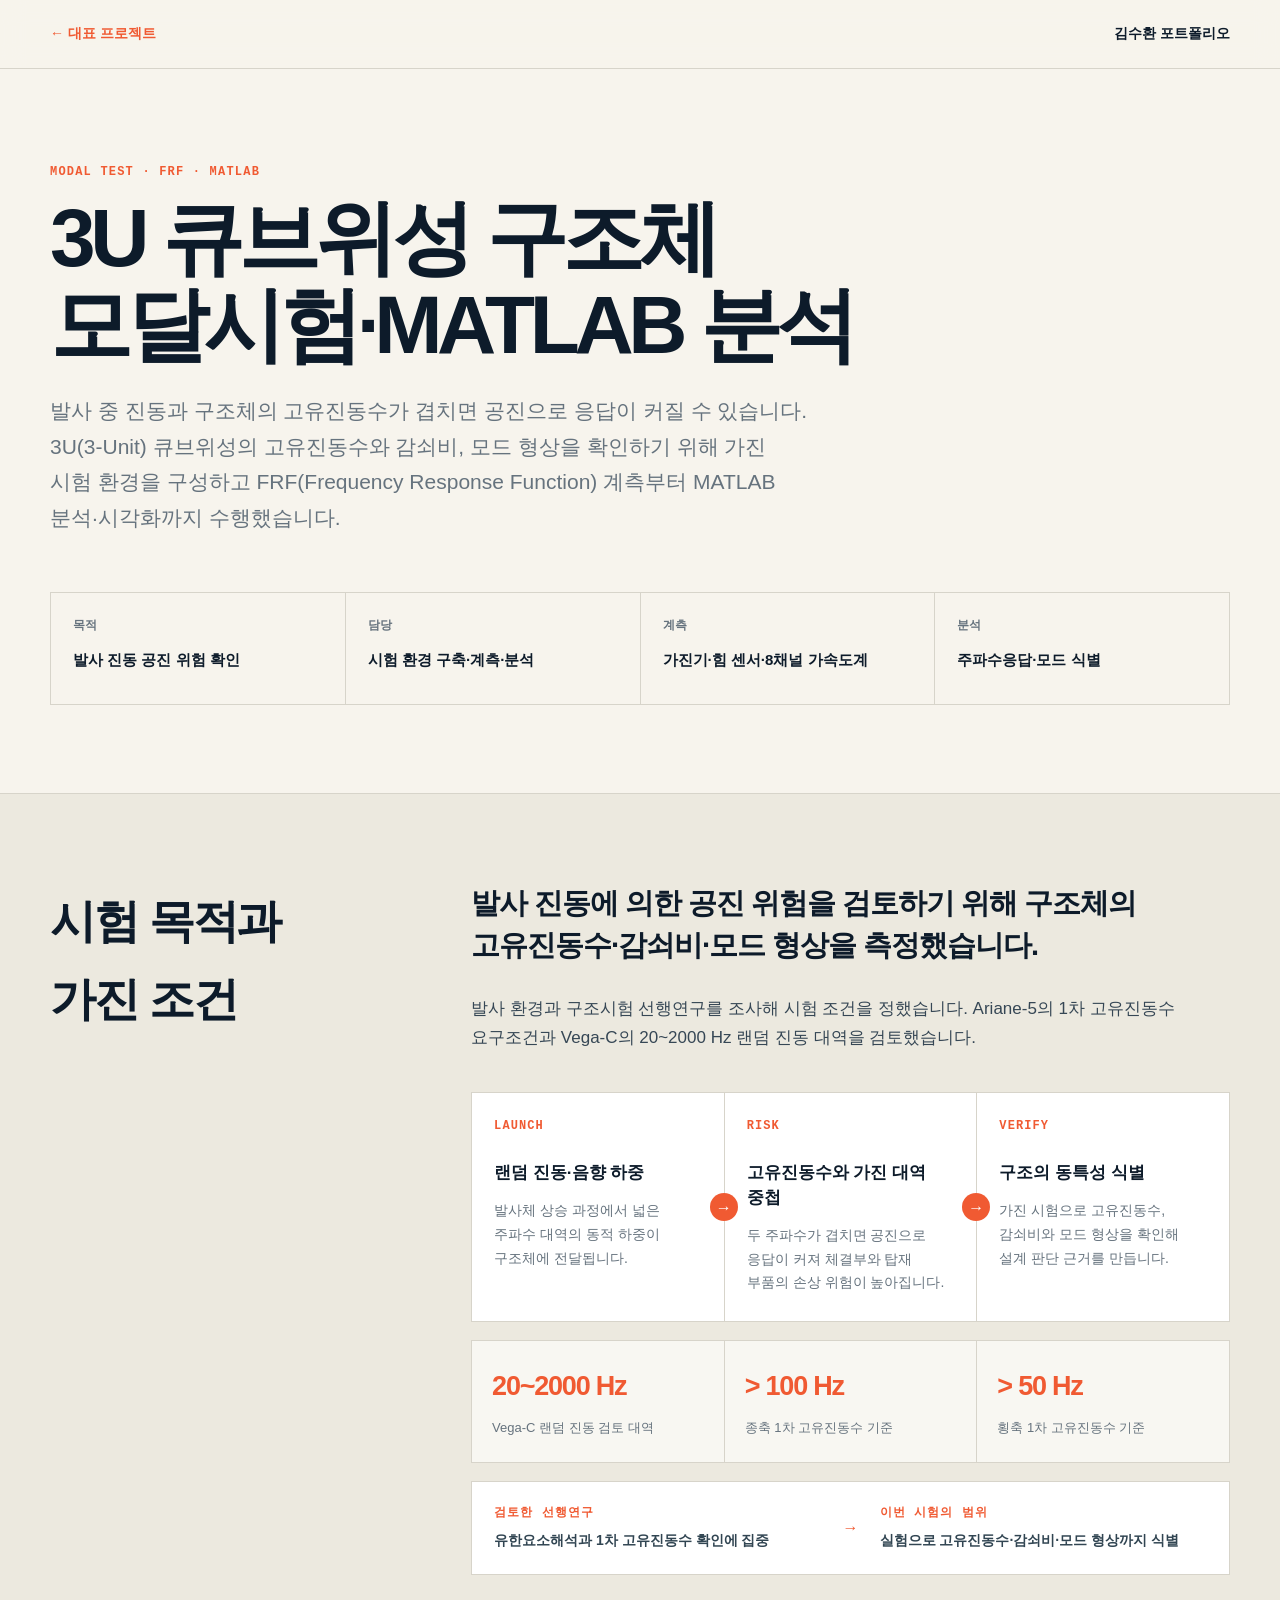
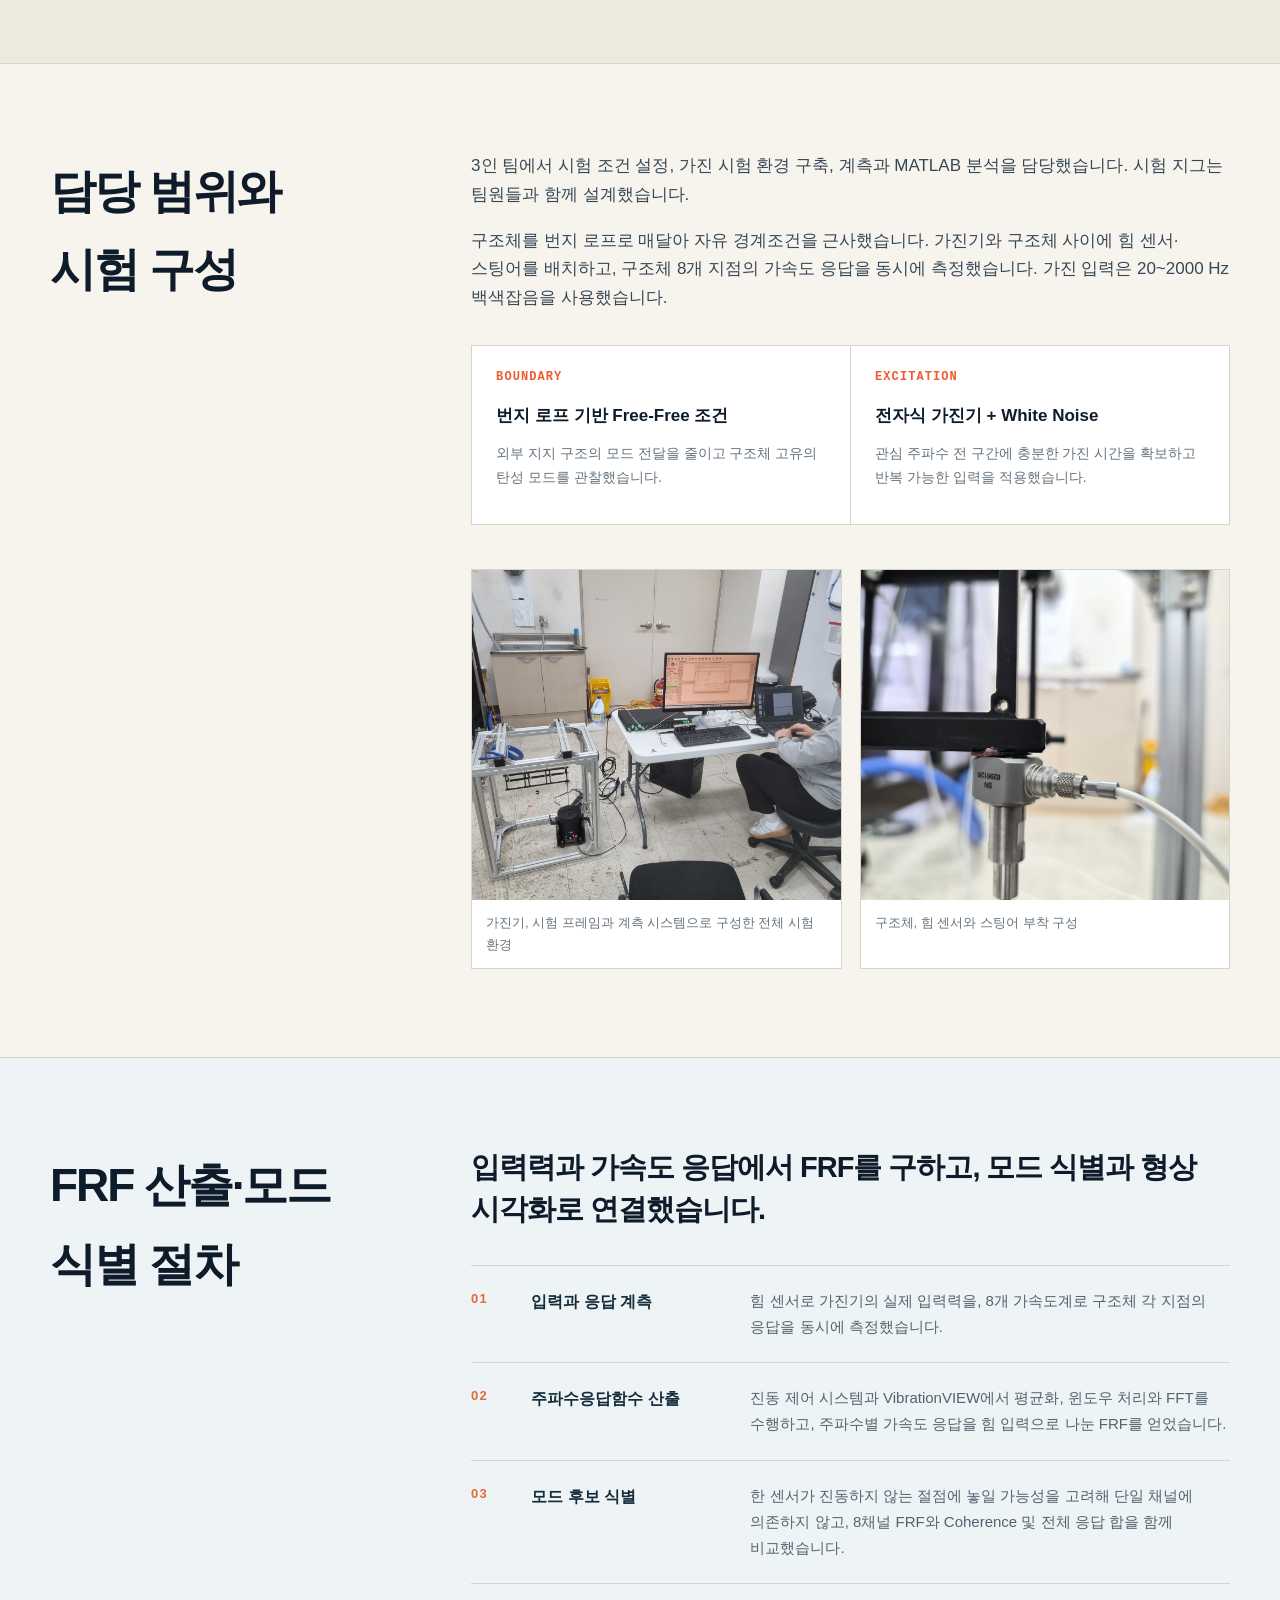
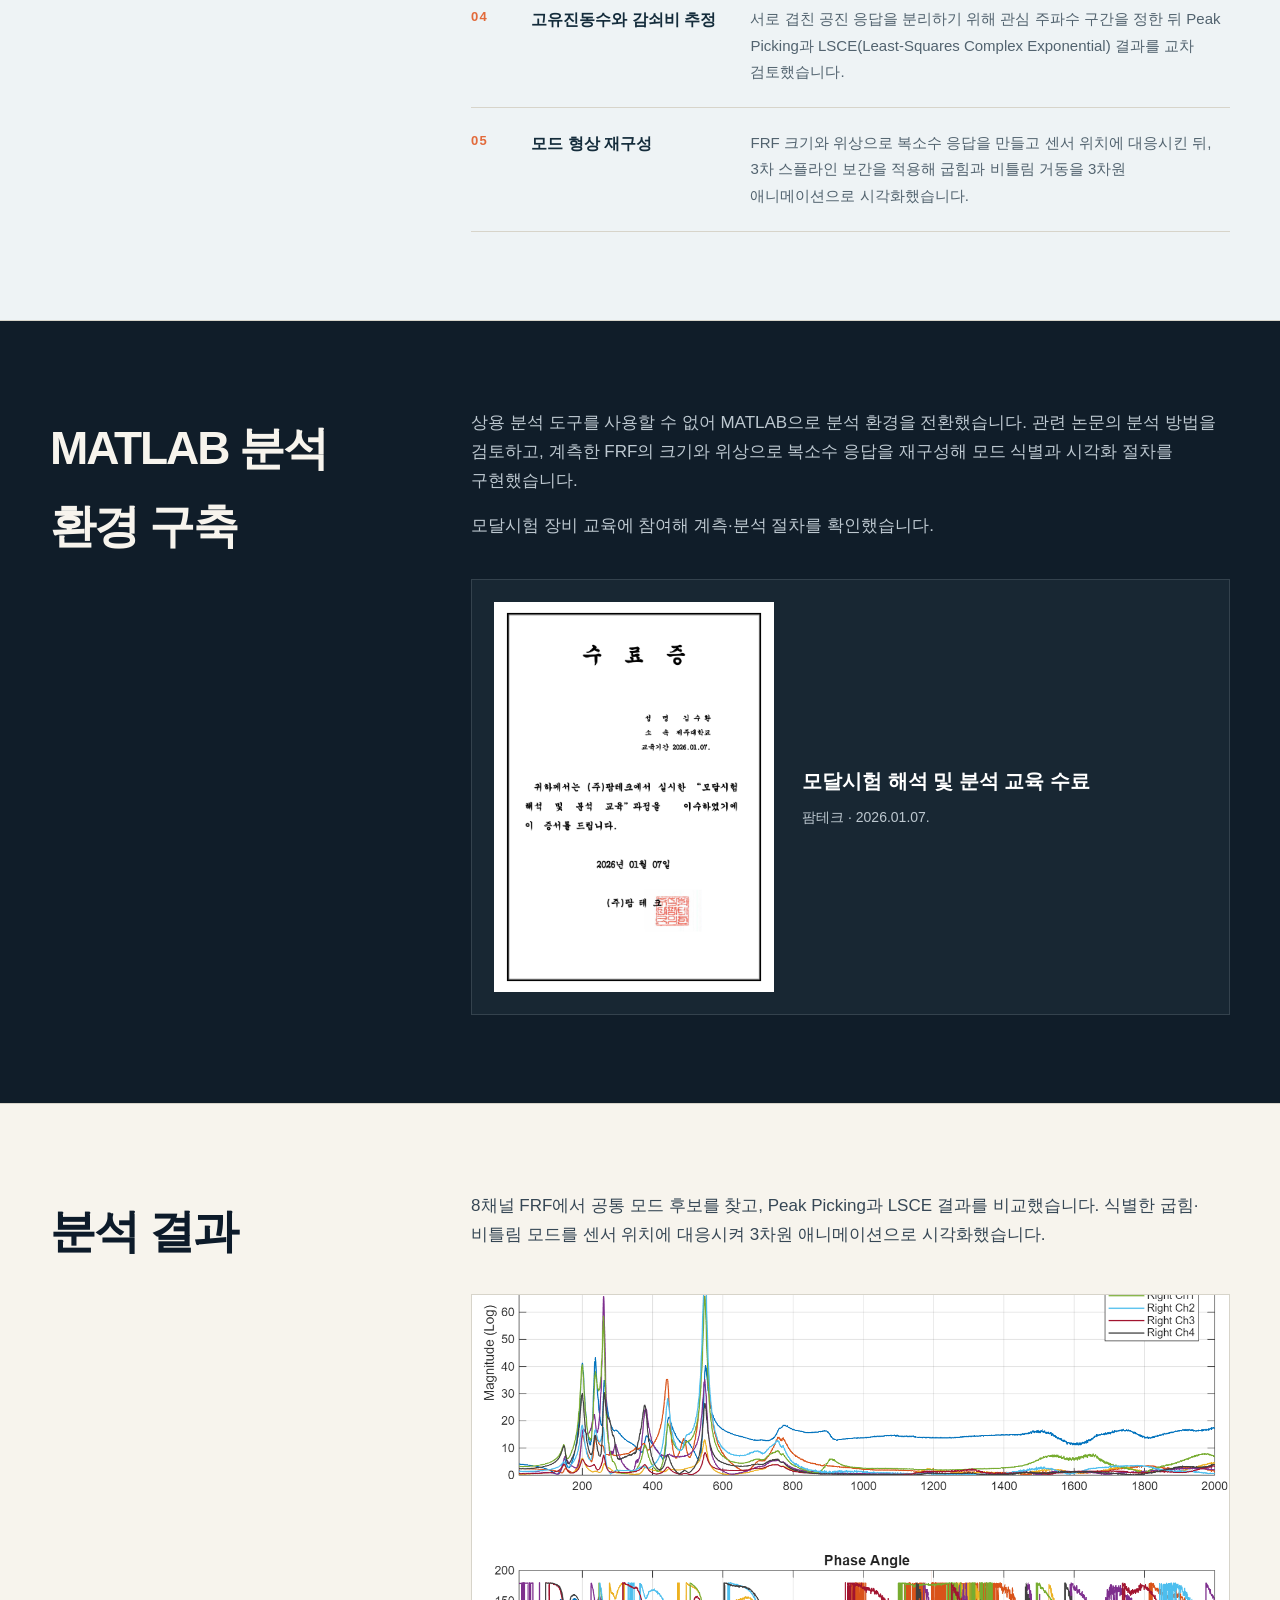
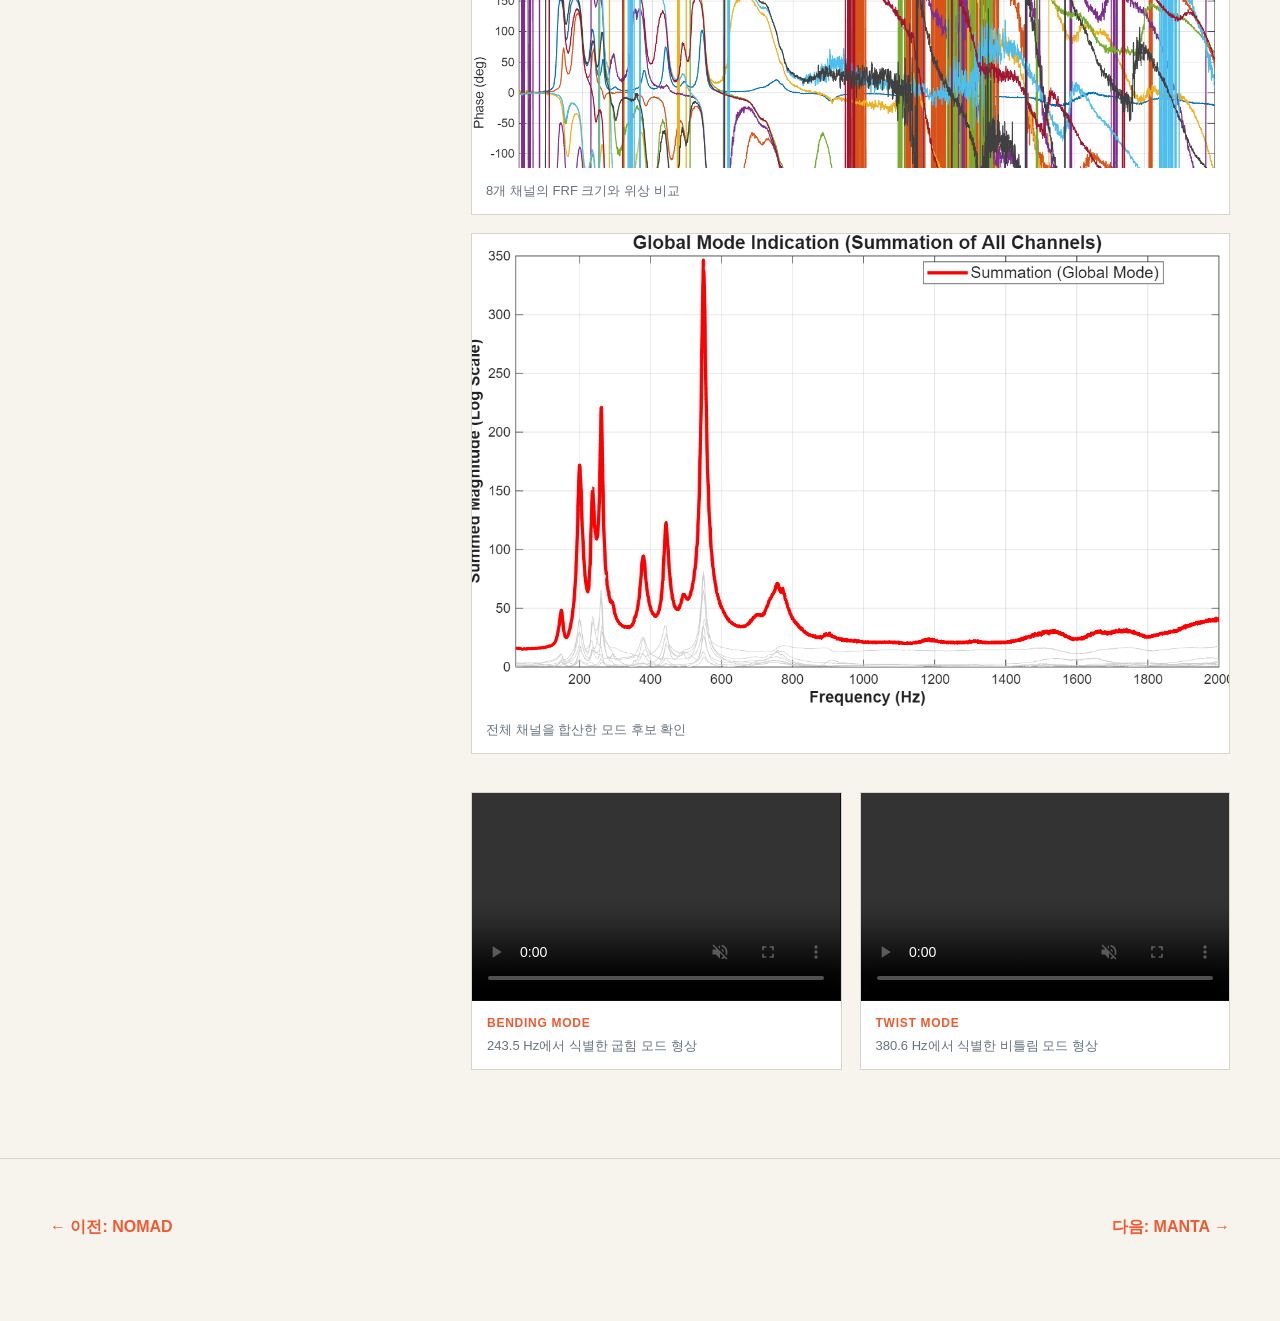
<file: projects/modal-analysis.html>
<!doctype html>
<html lang="ko">
<head>
  <meta charset="UTF-8" />
  <meta name="viewport" content="width=device-width, initial-scale=1.0" />
  <meta name="description" content="3U 큐브위성의 발사 진동 공진 위험을 확인하기 위한 모달 시험 환경 구축 및 MATLAB 분석 프로젝트" />
  <title>항공우주 구조체 모달 분석 | 김수환</title>
  <link rel="stylesheet" href="../assets/css/style.css?v=20261018-audit" />
  <link rel="stylesheet" href="../assets/css/project-detail.css?v=20261018-copy-preview-2" />
</head>
<body class="project-page">
  <header class="detail-header"><div class="container detail-nav"><a class="detail-back" href="../index.html#projects">← 대표 프로젝트</a><strong>김수환 포트폴리오</strong></div></header>
  <main>
    <section class="detail-hero"><div class="container">
      <p class="detail-label">MODAL TEST · FRF · MATLAB</p>
      <h1>3U 큐브위성 구조체<br />모달시험·MATLAB 분석</h1>
      <p class="detail-lead">발사 중 진동과 구조체의 고유진동수가 겹치면 공진으로 응답이 커질 수 있습니다. 3U(3-Unit) 큐브위성의 고유진동수와 감쇠비, 모드 형상을 확인하기 위해 가진 시험 환경을 구성하고 FRF(Frequency Response Function) 계측부터 MATLAB 분석·시각화까지 수행했습니다.</p>
      <dl class="detail-facts"><div><dt>목적</dt><dd>발사 진동 공진 위험 확인</dd></div><div><dt>담당</dt><dd>시험 환경 구축·계측·분석</dd></div><div><dt>계측</dt><dd>가진기·힘 센서·8채널 가속도계</dd></div><div><dt>분석</dt><dd>주파수응답·모드 식별</dd></div></dl>
    </div></section>

    <section class="detail-section detail-section-tint"><div class="container detail-grid"><h2>시험 목적과 가진 조건</h2><div class="detail-copy">
      <p class="section-intro">발사 진동에 의한 공진 위험을 검토하기 위해 구조체의 고유진동수·감쇠비·모드 형상을 측정했습니다.</p>
      <p>발사 환경과 구조시험 선행연구를 조사해 시험 조건을 정했습니다. Ariane-5의 1차 고유진동수 요구조건과 Vega-C의 20~2000 Hz 랜덤 진동 대역을 검토했습니다.</p>
      <div class="research-logic" aria-label="발사 환경에서 모달시험 목표까지의 흐름">
        <article><span>LAUNCH</span><strong>랜덤 진동·음향 하중</strong><p>발사체 상승 과정에서 넓은 주파수 대역의 동적 하중이 구조체에 전달됩니다.</p></article>
        <article><span>RISK</span><strong>고유진동수와 가진 대역 중첩</strong><p>두 주파수가 겹치면 공진으로 응답이 커져 체결부와 탑재 부품의 손상 위험이 높아집니다.</p></article>
        <article><span>VERIFY</span><strong>구조의 동특성 식별</strong><p>가진 시험으로 고유진동수, 감쇠비와 모드 형상을 확인해 설계 판단 근거를 만듭니다.</p></article>
      </div>
      <div class="requirement-row" aria-label="검토한 발사 환경 요구조건"><article><strong>20~2000 Hz</strong><span>Vega-C 랜덤 진동 검토 대역</span></article><article><strong>&gt; 100 Hz</strong><span>종축 1차 고유진동수 기준</span></article><article><strong>&gt; 50 Hz</strong><span>횡축 1차 고유진동수 기준</span></article></div>
      <div class="research-gap"><div><span>검토한 선행연구</span><strong>유한요소해석과 1차 고유진동수 확인에 집중</strong></div><b>→</b><div><span>이번 시험의 범위</span><strong>실험으로 고유진동수·감쇠비·모드 형상까지 식별</strong></div></div>
    </div></div></section>

    <section class="detail-section"><div class="container detail-grid"><h2>담당 범위와 시험 구성</h2><div class="detail-copy">
      <p>3인 팀에서 시험 조건 설정, 가진 시험 환경 구축, 계측과 MATLAB 분석을 담당했습니다. 시험 지그는 팀원들과 함께 설계했습니다.</p>
      <p>구조체를 번지 로프로 매달아 자유 경계조건을 근사했습니다. 가진기와 구조체 사이에 힘 센서·스팅어를 배치하고, 구조체 8개 지점의 가속도 응답을 동시에 측정했습니다. 가진 입력은 20~2000 Hz 백색잡음을 사용했습니다.</p>
      <div class="method-choice"><article><span>BOUNDARY</span><strong>번지 로프 기반 Free-Free 조건</strong><p>외부 지지 구조의 모드 전달을 줄이고 구조체 고유의 탄성 모드를 관찰했습니다.</p></article><article><span>EXCITATION</span><strong>전자식 가진기 + White Noise</strong><p>관심 주파수 전 구간에 충분한 가진 시간을 확보하고 반복 가능한 입력을 적용했습니다.</p></article></div>
      <div class="evidence-grid platform-grid"><figure><a class="image-zoom" href="../assets/images/projects/modal-test-environment.jpg" target="_blank" rel="noopener"><img src="../assets/images/projects/modal-test-environment.jpg" alt="가진기와 계측 시스템을 포함한 전체 모달 시험 환경" /></a><figcaption>가진기, 시험 프레임과 계측 시스템으로 구성한 전체 시험 환경</figcaption></figure><figure><a class="image-zoom" href="../assets/images/projects/modal-test.jpg" target="_blank" rel="noopener"><img src="../assets/images/projects/modal-test.jpg" alt="구조체와 힘 센서 및 스팅어 결합부" /></a><figcaption>구조체, 힘 센서와 스팅어 부착 구성</figcaption></figure></div>
    </div></div></section>

    <section class="detail-section detail-section-process"><div class="container detail-grid"><h2>FRF 산출·모드 식별 절차</h2><div class="detail-copy">
      <p class="section-intro">입력력과 가속도 응답에서 FRF를 구하고, 모드 식별과 형상 시각화로 연결했습니다.</p>
      <ol class="modal-process">
        <li><strong>입력과 응답 계측</strong><span>힘 센서로 가진기의 실제 입력력을, 8개 가속도계로 구조체 각 지점의 응답을 동시에 측정했습니다.</span></li>
        <li><strong>주파수응답함수 산출</strong><span>진동 제어 시스템과 VibrationVIEW에서 평균화, 윈도우 처리와 FFT를 수행하고, 주파수별 가속도 응답을 힘 입력으로 나눈 FRF를 얻었습니다.</span></li>
        <li><strong>모드 후보 식별</strong><span>한 센서가 진동하지 않는 절점에 놓일 가능성을 고려해 단일 채널에 의존하지 않고, 8채널 FRF와 Coherence 및 전체 응답 합을 함께 비교했습니다.</span></li>
        <li><strong>고유진동수와 감쇠비 추정</strong><span>서로 겹친 공진 응답을 분리하기 위해 관심 주파수 구간을 정한 뒤 Peak Picking과 LSCE(Least-Squares Complex Exponential) 결과를 교차 검토했습니다.</span></li>
        <li><strong>모드 형상 재구성</strong><span>FRF 크기와 위상으로 복소수 응답을 만들고 센서 위치에 대응시킨 뒤, 3차 스플라인 보간을 적용해 굽힘과 비틀림 거동을 3차원 애니메이션으로 시각화했습니다.</span></li>
      </ol>
    </div></div></section>

    <section class="detail-section detail-section-dark"><div class="container detail-grid"><h2>MATLAB 분석 환경 구축</h2><div class="detail-copy">
      <p>상용 분석 도구를 사용할 수 없어 MATLAB으로 분석 환경을 전환했습니다. 관련 논문의 분석 방법을 검토하고, 계측한 FRF의 크기와 위상으로 복소수 응답을 재구성해 모드 식별과 시각화 절차를 구현했습니다.</p>
      <p>모달시험 장비 교육에 참여해 계측·분석 절차를 확인했습니다.</p>
      <figure class="certificate-card"><a class="image-zoom" href="../assets/images/projects/modal-training-certificate.png" target="_blank" rel="noopener"><img src="../assets/images/projects/modal-training-certificate.png" alt="팜테크 모달시험 해석 및 분석 교육 수료증" loading="lazy" /></a><figcaption><strong>모달시험 해석 및 분석 교육 수료</strong><span>팜테크 · 2026.01.07.</span></figcaption></figure>
    </div></div></section>

    <section class="detail-section"><div class="container detail-grid"><h2>분석 결과</h2><div class="detail-copy">
      <p>8채널 FRF에서 공통 모드 후보를 찾고, Peak Picking과 LSCE 결과를 비교했습니다. 식별한 굽힘·비틀림 모드를 센서 위치에 대응시켜 3차원 애니메이션으로 시각화했습니다.</p>
      <div class="evidence-grid"><figure class="wide"><a class="image-zoom" href="../assets/images/projects/modal-frf.png" target="_blank" rel="noopener"><img src="../assets/images/projects/modal-frf.png" alt="8개 가속도 채널의 FRF 크기와 위상" /></a><figcaption>8개 채널의 FRF 크기와 위상 비교</figcaption></figure><figure class="wide"><a class="image-zoom" href="../assets/images/projects/modal-mif.png" target="_blank" rel="noopener"><img src="../assets/images/projects/modal-mif.png" alt="전체 채널의 Global Mode Indicator" /></a><figcaption>전체 채널을 합산한 모드 후보 확인</figcaption></figure></div>
      <div class="detail-video-grid">
        <figure><video controls muted loop playsinline preload="auto"><source src="../assets/videos/modal-bending-mode2-noaudio.mp4" type="video/mp4" /></video><figcaption><strong>BENDING MODE</strong><span>243.5 Hz에서 식별한 굽힘 모드 형상</span></figcaption></figure>
        <figure><video controls muted loop playsinline preload="auto"><source src="../assets/videos/modal-twist-mode3-noaudio.mp4" type="video/mp4" /></video><figcaption><strong>TWIST MODE</strong><span>380.6 Hz에서 식별한 비틀림 모드 형상</span></figcaption></figure>
      </div>
    </div></div></section>
    <div class="container detail-next"><a href="nomad.html">← 이전: NOMAD</a><a href="manta.html">다음: MANTA →</a></div>
  </main>
  <script src="../assets/js/image-lightbox.js?v=20260911-1" defer></script>
</body>
</html>
</file>
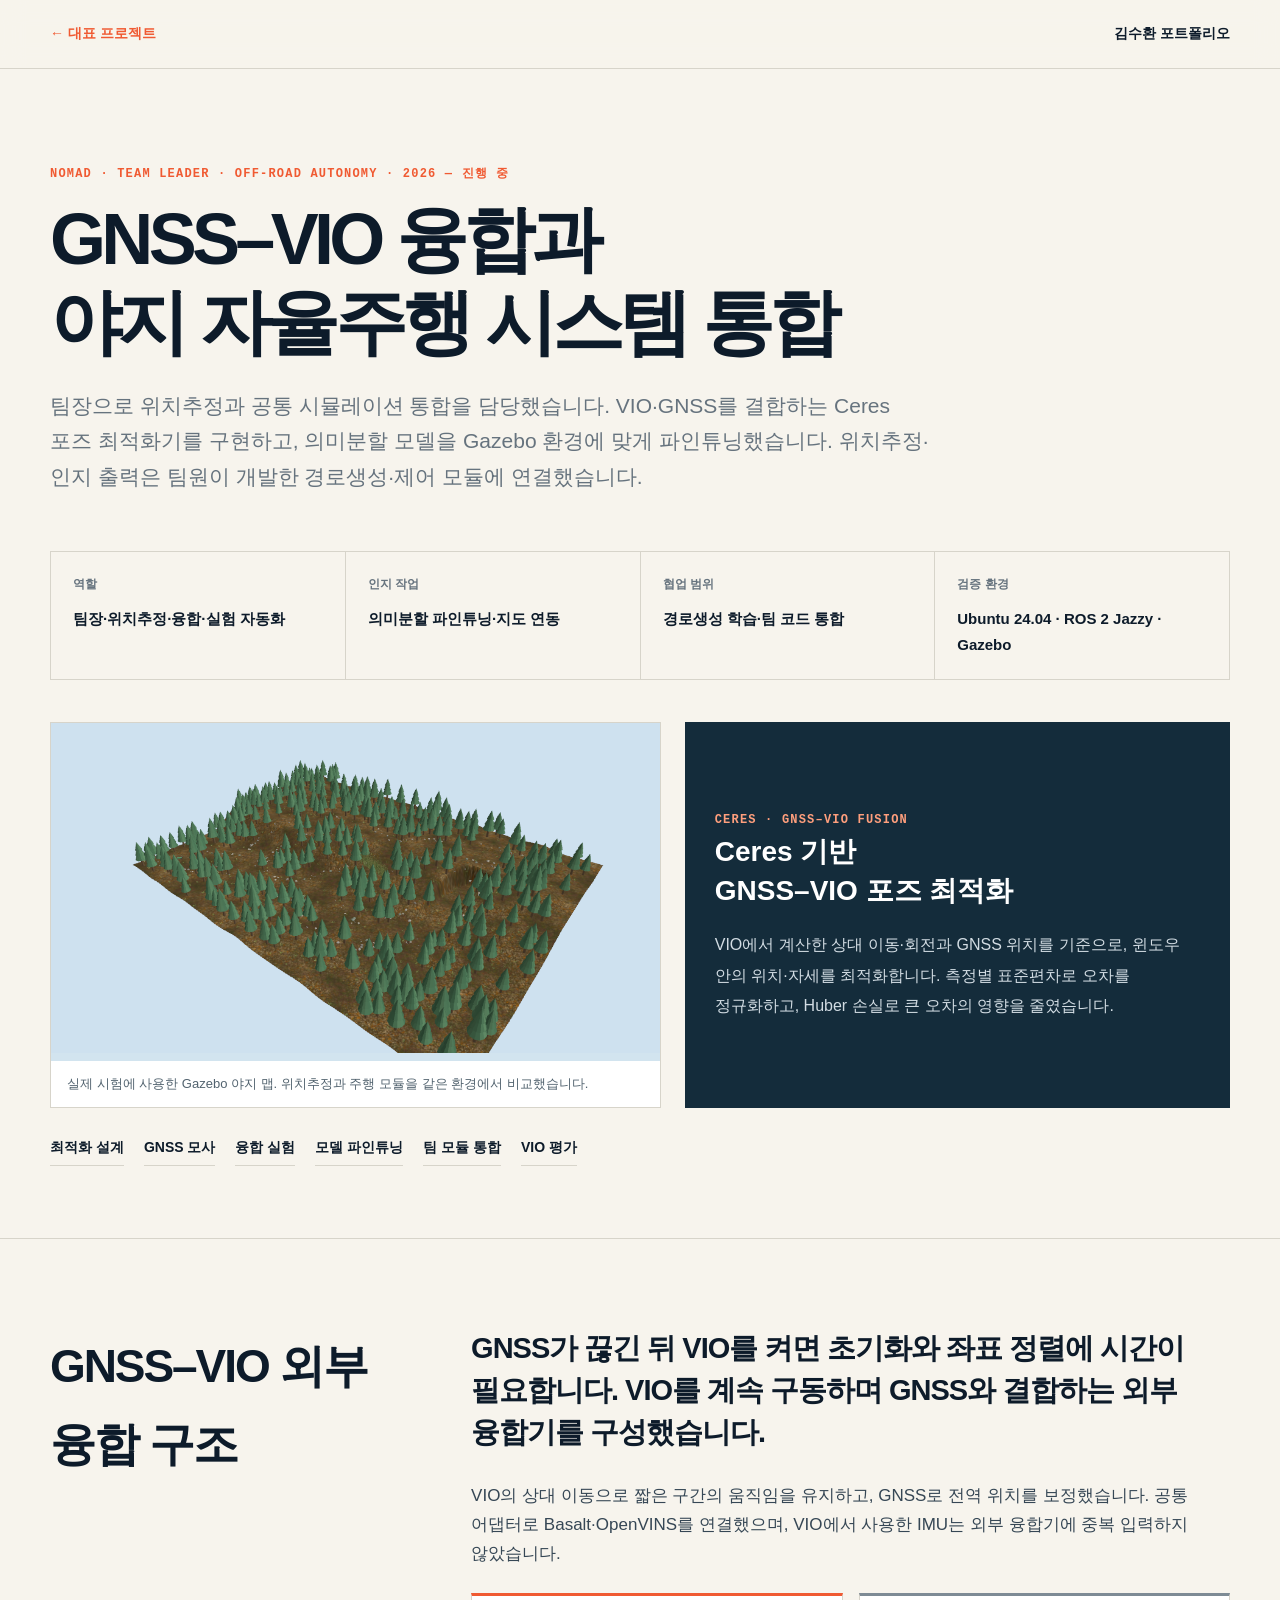
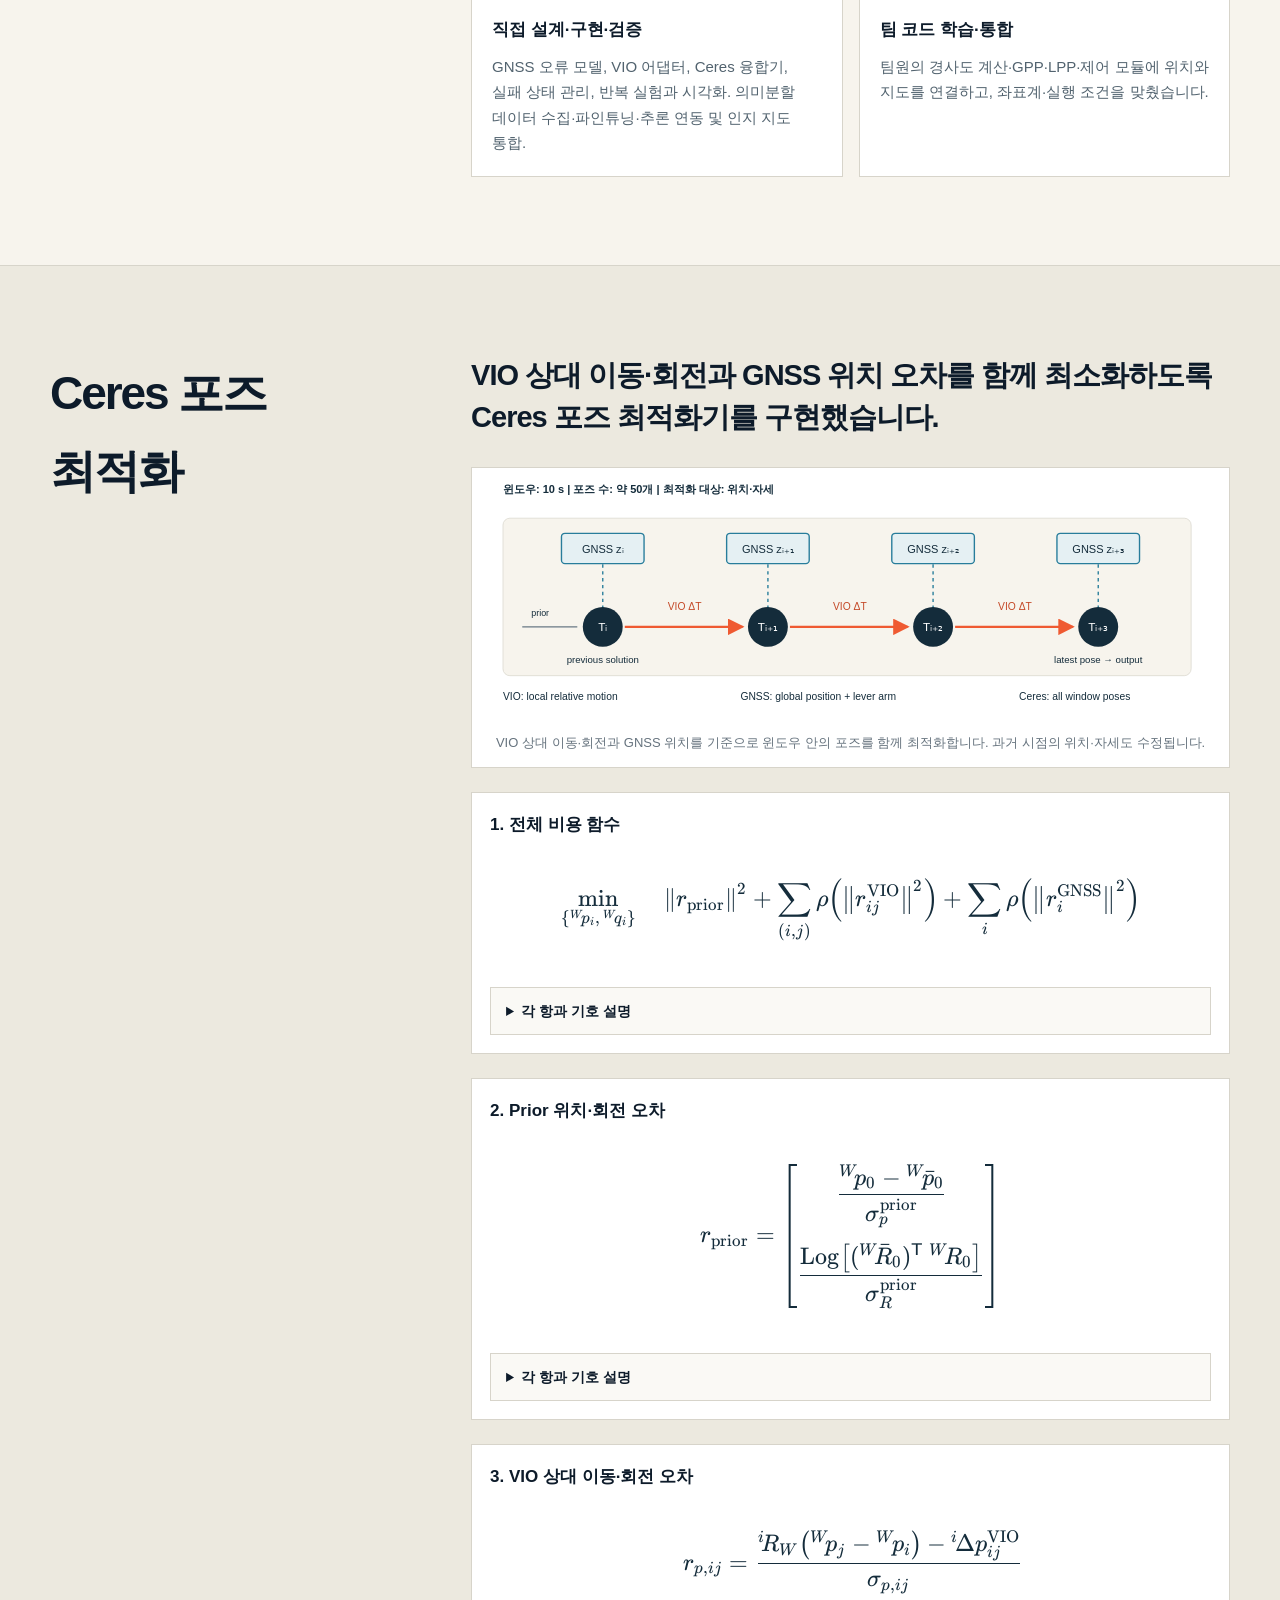
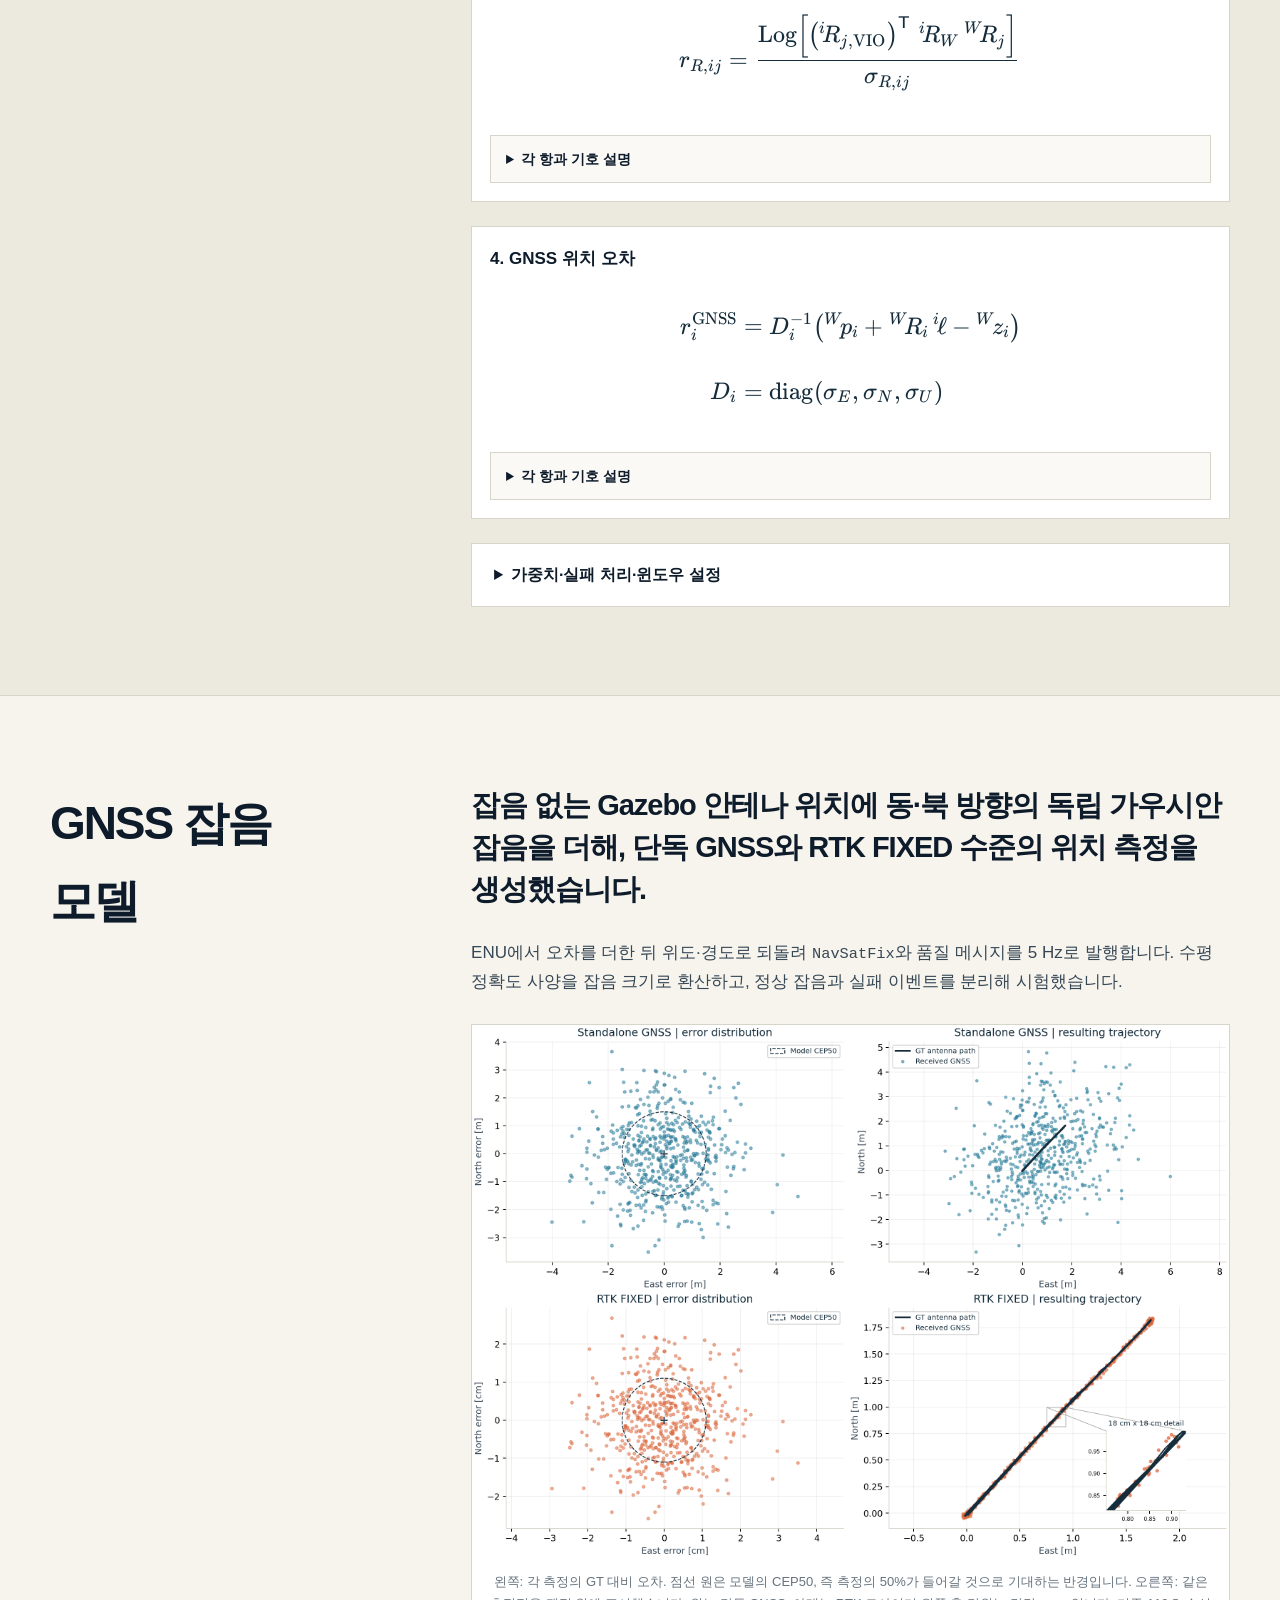
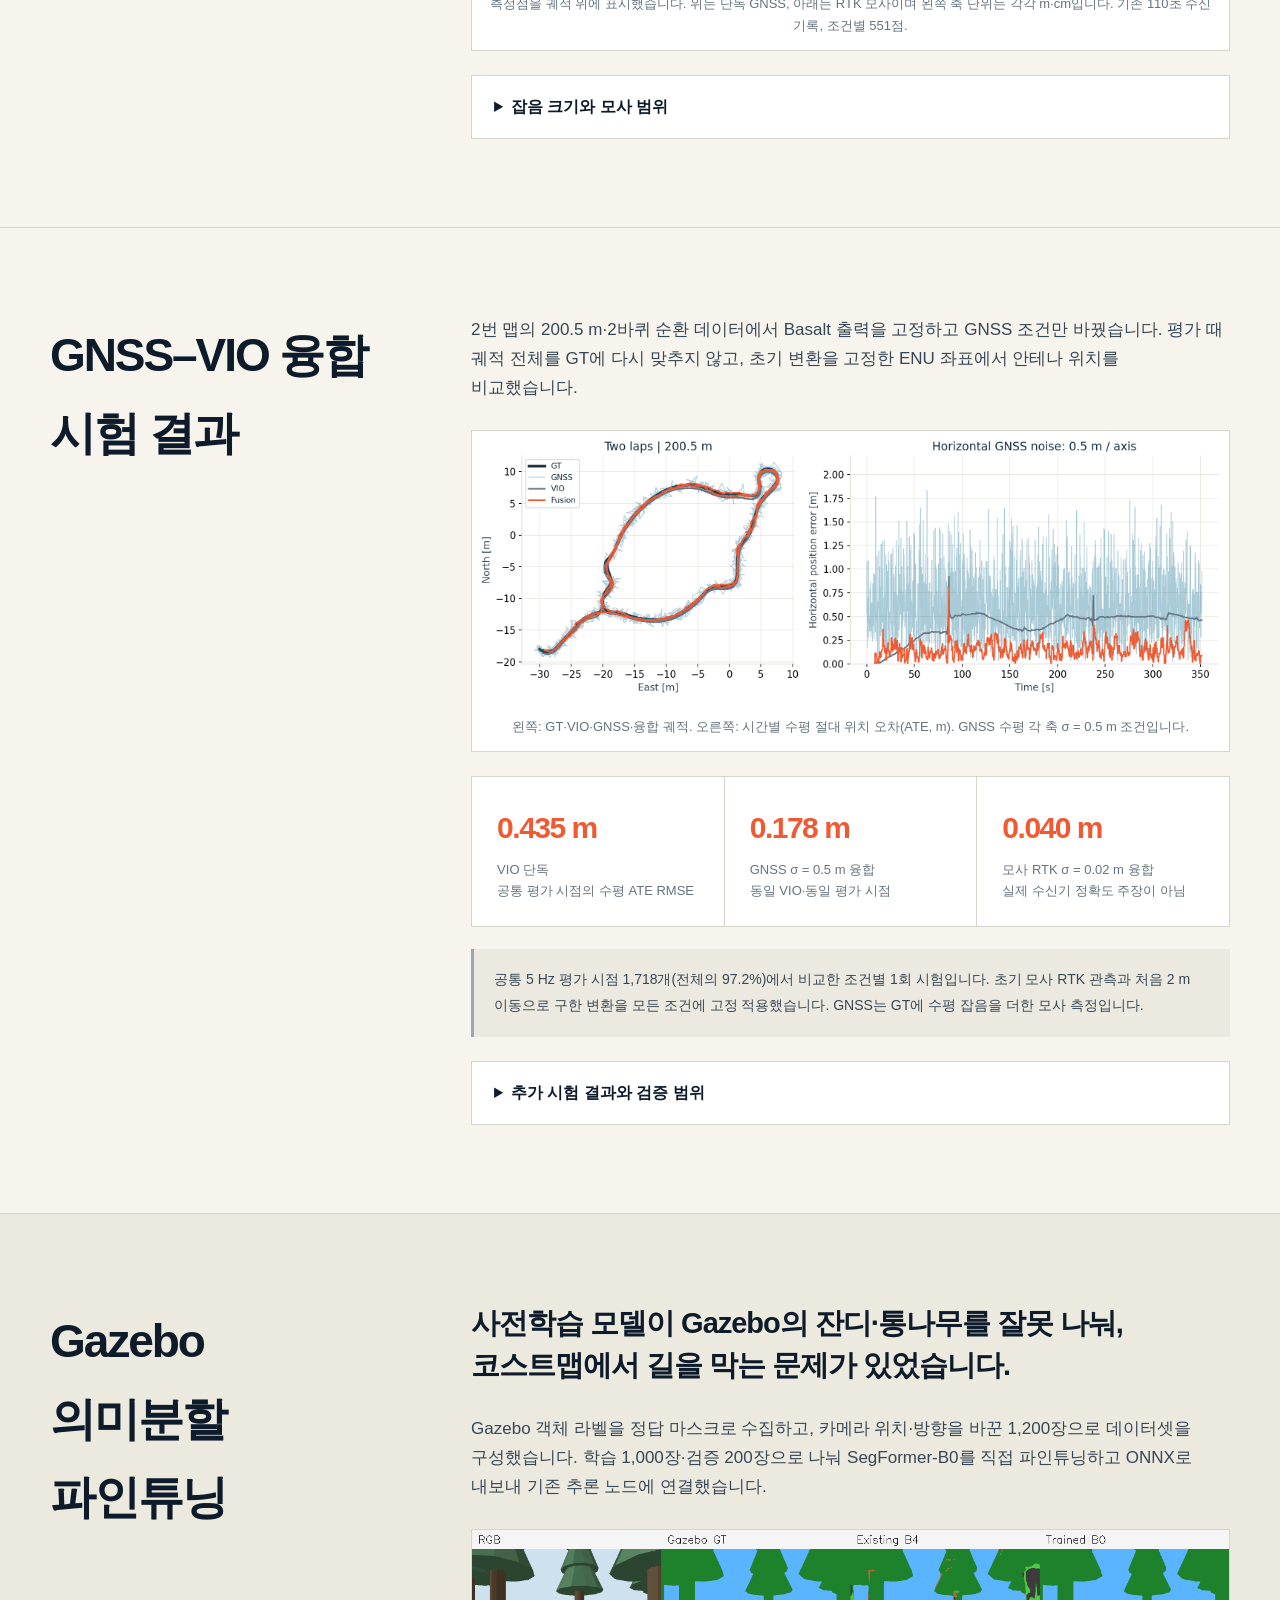
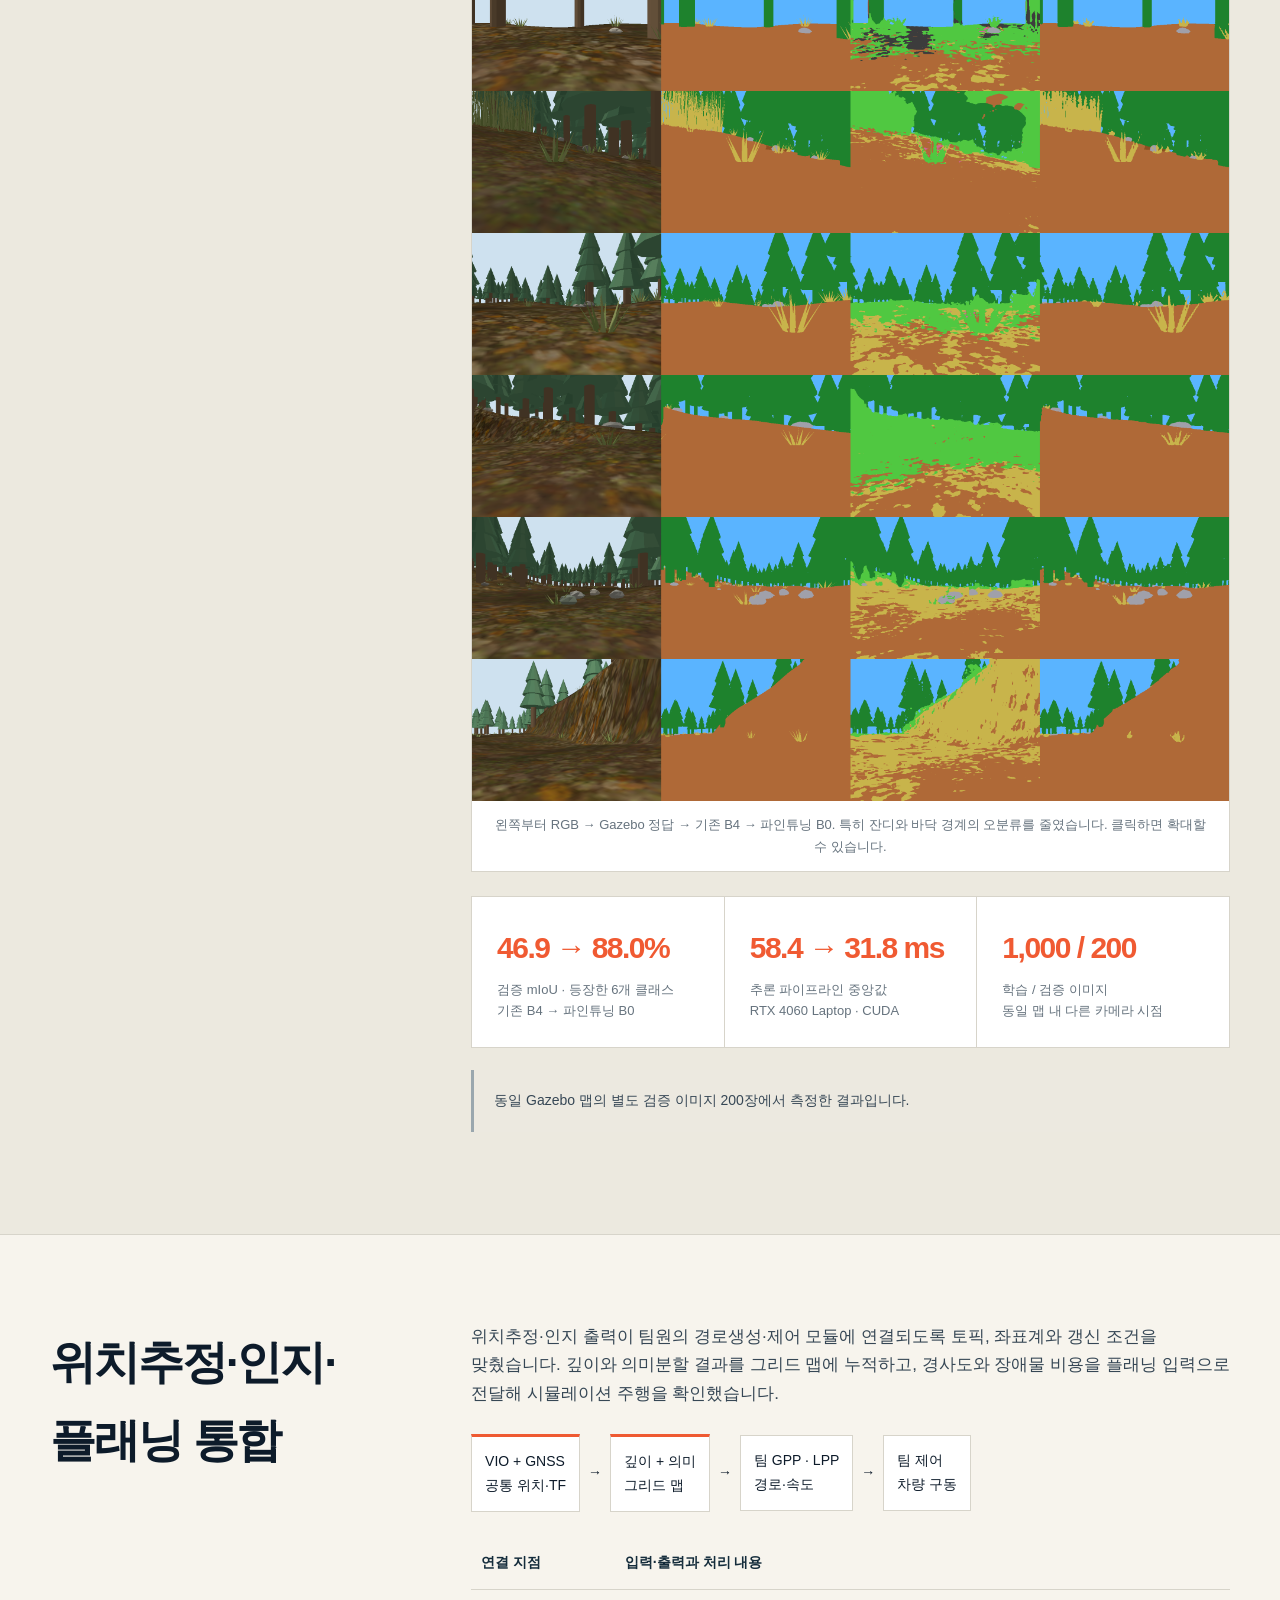
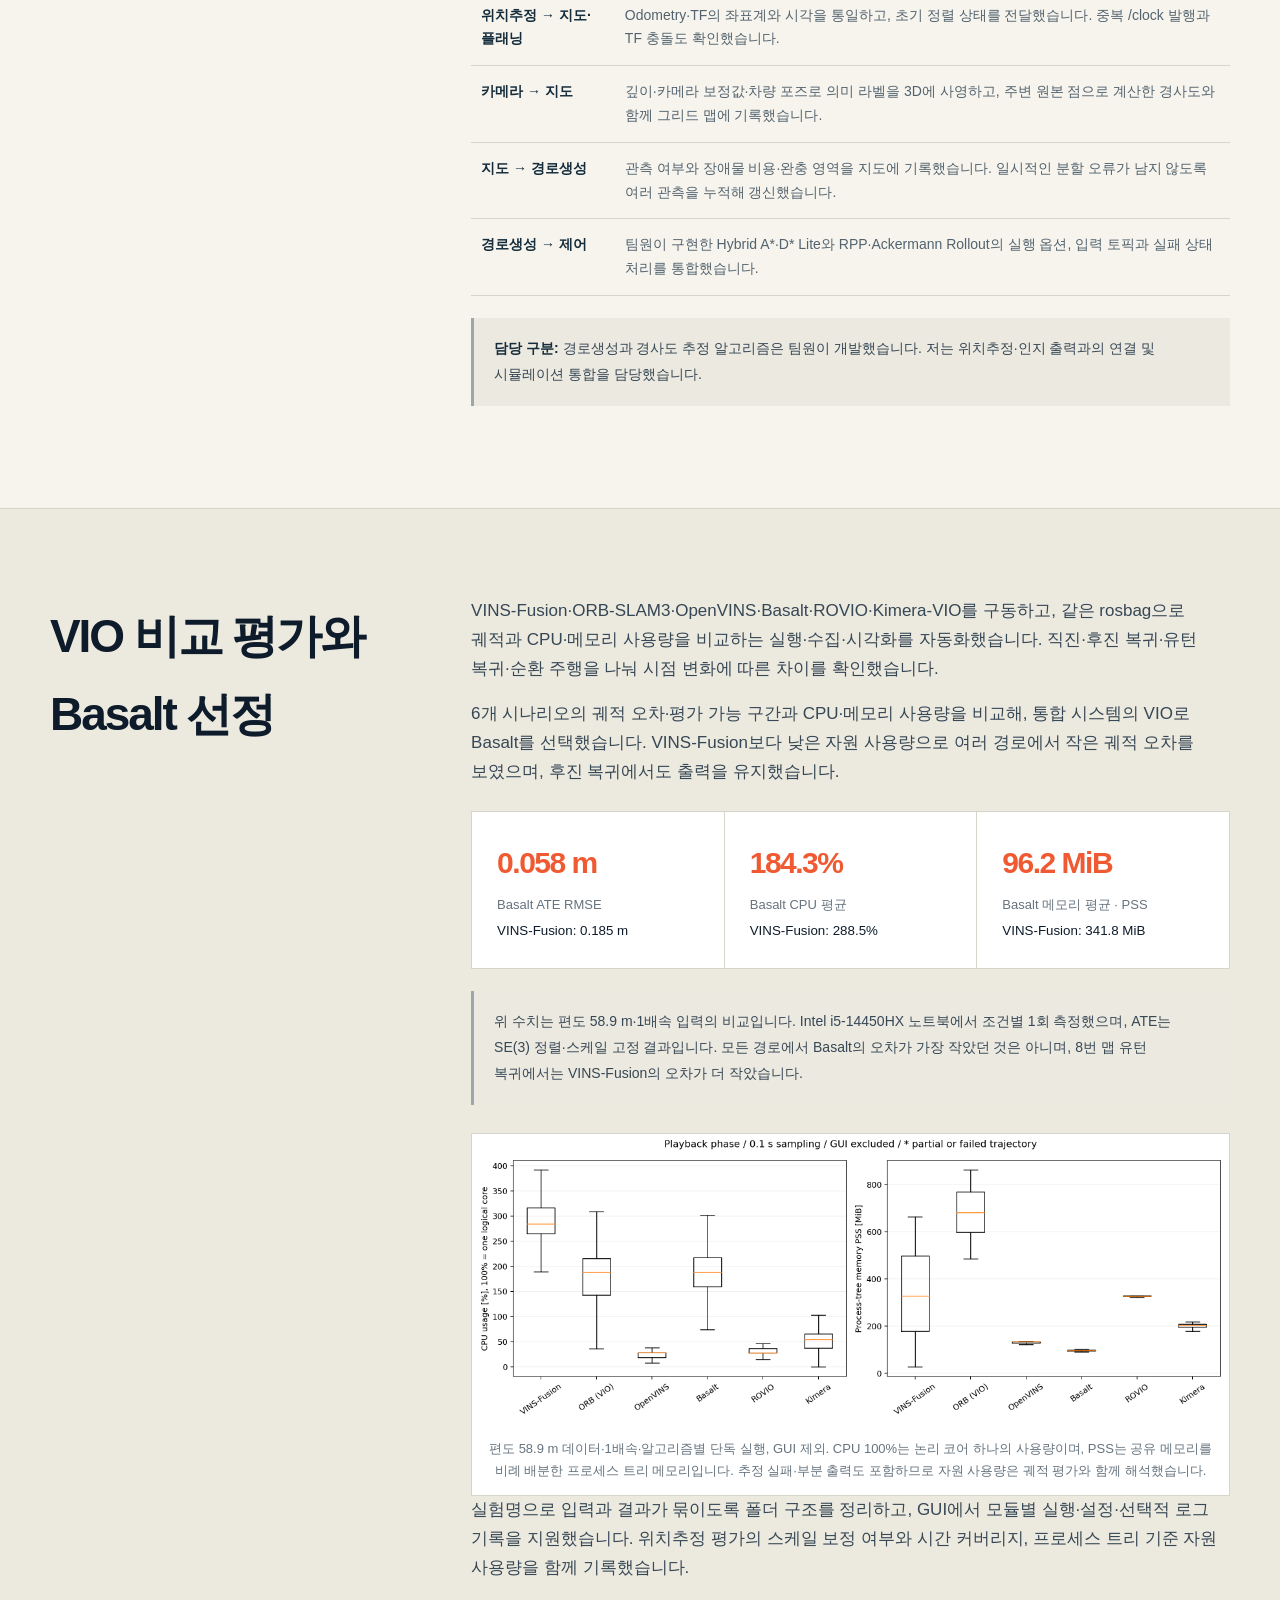
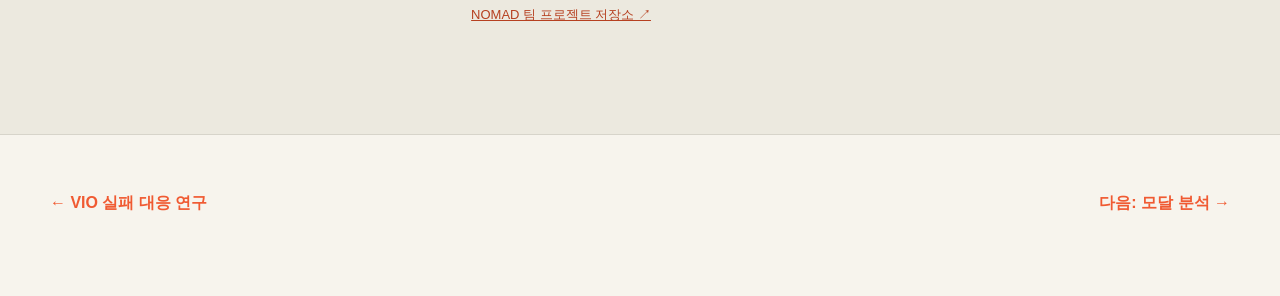
<file: projects/nomad.html>
<!DOCTYPE html>

<html lang="ko">
<head>
<meta charset="utf-8"/>
<meta content="width=device-width, initial-scale=1.0" name="viewport"/>
<meta content="김수환의 NOMAD 야지 자율주행 프로젝트. Ceres 기반 GNSS–VIO 포즈 최적화, VIO 비교 평가, 의미분할 파인튜닝과 ROS 2 통합." name="description"/>
<title>NOMAD · GNSS–VIO 최적화와 야지 자율주행 통합 | 김수환</title>
<link href="../assets/css/style.css?v=20261018-audit" rel="stylesheet"/>
<link href="../assets/css/project-detail.css?v=20261018-copy-preview-2" rel="stylesheet"/>
<link href="../assets/css/nomad.css?v=20261018-5" rel="stylesheet"/>
<link href="../assets/vendor/katex/katex.min.css" rel="stylesheet"/>
<script defer="" src="../assets/vendor/katex/katex.min.js"></script>
<script defer="" src="../assets/vendor/katex/copy-tex.min.js"></script>
<script defer="" src="../assets/js/nomad-math.js"></script>
</head>
<body class="project-page nomad-page">
<header class="detail-header"><div class="container detail-nav"><a class="detail-back" href="../index.html#project-nomad">← 대표 프로젝트</a><strong>김수환 포트폴리오</strong></div></header>
<main id="overview">
<section class="detail-hero"><div class="container">
<p class="detail-label">NOMAD · TEAM LEADER · OFF-ROAD AUTONOMY · 2026 — 진행 중</p>
<h1>GNSS–VIO 융합과<br/>야지 자율주행 시스템 통합</h1>
<p class="detail-lead">팀장으로 위치추정과 공통 시뮬레이션 통합을 담당했습니다. VIO·GNSS를 결합하는 Ceres 포즈 최적화기를 구현하고, 의미분할 모델을 Gazebo 환경에 맞게 파인튜닝했습니다. 위치추정·인지 출력은 팀원이 개발한 경로생성·제어 모듈에 연결했습니다.</p>
<dl class="detail-facts"><div><dt>역할</dt><dd>팀장·위치추정·융합·실험 자동화</dd></div><div><dt>인지 작업</dt><dd>의미분할 파인튜닝·지도 연동</dd></div><div><dt>협업 범위</dt><dd>경로생성 학습·팀 코드 통합</dd></div><div><dt>검증 환경</dt><dd>Ubuntu 24.04 · ROS 2 Jazzy · Gazebo</dd></div></dl>
<div class="nomad-hero-layout">
<figure><img alt="수목·경사·갈림길로 구성한 NOMAD Gazebo 야지 시험 맵의 사선 전경" src="../assets/images/projects/nomad/terrain.png"/><figcaption>실제 시험에 사용한 Gazebo 야지 맵. 위치추정과 주행 모듈을 같은 환경에서 비교했습니다.</figcaption></figure>
<div class="nomad-summary"><p class="detail-label">CERES · GNSS–VIO FUSION</p><h2>Ceres 기반<br/>GNSS–VIO 포즈 최적화</h2><p>VIO에서 계산한 상대 이동·회전과 GNSS 위치를 기준으로, 윈도우 안의 위치·자세를 최적화합니다. 측정별 표준편차로 오차를 정규화하고, Huber 손실로 큰 오차의 영향을 줄였습니다.</p></div>
</div>
<nav aria-label="NOMAD 프로젝트 목차" class="nomad-nav"><a href="#optimization">최적화 설계</a><a href="#gnss-model">GNSS 모사</a><a href="#validation">융합 실험</a><a href="#finetuning">모델 파인튜닝</a><a href="#integration">팀 모듈 통합</a><a href="#evaluation">VIO 평가</a></nav>
</div></section>
<section class="detail-section"><div class="container detail-grid"><h2>GNSS–VIO 외부 융합 구조</h2><div class="detail-copy">
<p class="section-intro">GNSS가 끊긴 뒤 VIO를 켜면 초기화와 좌표 정렬에 시간이 필요합니다. VIO를 계속 구동하며 GNSS와 결합하는 외부 융합기를 구성했습니다.</p>
<p>VIO의 상대 이동으로 짧은 구간의 움직임을 유지하고, GNSS로 전역 위치를 보정했습니다. 공통 어댑터로 Basalt·OpenVINS를 연결했으며, VIO에서 사용한 IMU는 외부 융합기에 중복 입력하지 않았습니다.</p>
<div class="nomad-role-grid"><article class="mine"><h3>직접 설계·구현·검증</h3><p>GNSS 오류 모델, VIO 어댑터, Ceres 융합기, 실패 상태 관리, 반복 실험과 시각화. 의미분할 데이터 수집·파인튜닝·추론 연동 및 인지 지도 통합.</p></article><article class="team"><h3>팀 코드 학습·통합</h3><p>팀원의 경사도 계산·GPP·LPP·제어 모듈에 위치와 지도를 연결하고, 좌표계·실행 조건을 맞췄습니다.</p></article></div>
</div></div></section>
<section class="detail-section detail-section-tint" id="optimization"><div class="container detail-grid"><h2>Ceres 포즈 최적화</h2><div class="detail-copy">
<p class="section-intro">VIO 상대 이동·회전과 GNSS 위치 오차를 함께 최소화하도록 Ceres 포즈 최적화기를 구현했습니다.</p>
<figure class="wide-evidence"><a class="image-zoom" href="../assets/images/projects/nomad/pose-graph.svg" rel="noopener" target="_blank"><img alt="약 50개 포즈의 슬라이딩 윈도우에서 VIO 상대 이동 제약과 GNSS 절대 위치 제약 및 경계 prior를 결합하는 포즈 그래프" src="../assets/images/projects/nomad/pose-graph.svg"/></a><figcaption>VIO 상대 이동·회전과 GNSS 위치를 기준으로 윈도우 안의 포즈를 함께 최적화합니다. 과거 시점의 위치·자세도 수정됩니다.</figcaption></figure>
<div class="equation-card"><h3>1. 전체 비용 함수</h3><div class="nomad-math">
\underset{\{{}^{W}\!p_i,\,{}^{W}\!q_i\}}{\operatorname{min}}\quad
\left\|r_{\mathrm{prior}}\right\|^2
+\sum_{(i,j)}\rho\!\left(\left\|r_{ij}^{\mathrm{VIO}}\right\|^2\right)
+\sum_i\rho\!\left(\left\|r_i^{\mathrm{GNSS}}\right\|^2\right)
</div><details class="nomad-details math-explanation"><summary>각 항과 기호 설명</summary><p>오차를 표준편차 σ로 나누고 제곱한 뒤 합산합니다. 이때 단위가 없어지고, 측정의 불확실성 대비 오차 크기를 비교할 수 있습니다. ρ는 Huber 손실로, 큰 잔차의 비용이 계속 제곱으로 커지는 것을 줄입니다.</p><dl class="math-symbols"><div><dt>좌표계</dt><dd>W는 ENU 전역 좌표계, i·j는 각 시점의 IMU 좌표계입니다.</dd></div><div><dt><span class="nomad-math nomad-math-inline">{}^{W}\!p_i,\;{}^{W}\!q_i</span></dt><dd>최적화할 IMU 위치와 자세입니다. 위치는 W 기준, quaternion은 i → W 회전을 나타냅니다.</dd></div><div><dt><span class="nomad-math nomad-math-inline">r,\;\rho,\;r_{\mathrm{prior}}</span></dt><dd>각각 잔차, Huber 손실, 이전 해를 유지하는 경계 prior 잔차입니다.</dd></div></dl></details></div>
<div class="equation-card"><h3>2. Prior 위치·회전 오차</h3><div class="nomad-math">
 r_{\mathrm{prior}}=
 \begin{bmatrix}
 \dfrac{{}^{W}\!p_0-{}^{W}\!\bar p_0}{\sigma_p^{\mathrm{prior}}} \\[14pt]
 \dfrac{\operatorname{Log}\!\left[({}^{W}\!\bar R_0)^{\mathsf T}\,{}^{W}\!R_0\right]}{\sigma_R^{\mathrm{prior}}}
 \end{bmatrix}
</div><details class="nomad-details math-explanation"><summary>각 항과 기호 설명</summary>
<p>윈도우 첫 포즈가 기존 추정값에서 얼마나 바뀌었는지 계산합니다. 위치 차이와 회전 차이를 각각의 σ로 나누며, σ가 작을수록 기존 포즈를 강하게 유지합니다.</p>
<dl class="math-symbols">
<div><dt><span class="nomad-math nomad-math-inline">{}^{W}\!\bar p_0,\;{}^{W}\!\bar R_0</span></dt><dd>최적화 시작 직전 첫 포즈의 위치·자세입니다. 이번 최적화의 고정 기준값으로 사용합니다.</dd></div>
<div><dt><span class="nomad-math nomad-math-inline">{}^{W}\!p_0,\;{}^{W}\!R_0</span></dt><dd>이번에 최적화하는 윈도우 첫 포즈의 위치·자세입니다.</dd></div>
<div><dt><span class="nomad-math nomad-math-inline">\sigma_p^{\mathrm{prior}},\;\sigma_R^{\mathrm{prior}}</span></dt><dd>위치·회전 변화의 허용 크기로, 현재 0.2 m·0.05 rad를 사용합니다. 측정한 추정 오차 공분산이 아니라 설정값입니다.</dd></div>
</dl></details></div>
<div class="equation-card"><h3>3. VIO 상대 이동·회전 오차</h3><div class="nomad-math">
\begin{aligned}
r_{p,ij} &amp;= \frac{{}^{i}\!R_W\!\left({}^{W}\!p_j-{}^{W}\!p_i\right)-{}^{i}\!\Delta p_{ij}^{\mathrm{VIO}}}{\sigma_{p,ij}} \\[12pt]
r_{R,ij} &amp;= \frac{\operatorname{Log}\!\left[\left({}^{i}\!R_{j,\mathrm{VIO}}\right)^{\mathsf T}\,{}^{i}\!R_W\,{}^{W}\!R_j\right]}{\sigma_{R,ij}}
\end{aligned}
</div><details class="nomad-details math-explanation"><summary>각 항과 기호 설명</summary><p>최적화 중인 두 위치의 차이를 i 좌표계로 변환해 VIO 상대 이동과 비교합니다. 상대 회전도 VIO 관측값과 비교하고, 두 회전의 차이를 Log로 3차원 회전 벡터로 바꿉니다.
<span class="nomad-math nomad-math-inline math-coordinate-relation">{}^{i}\!R_W=({}^{W}\!R_i)^{\mathsf T},\qquad {}^{i}\!R_j={}^{i}\!R_W\,{}^{W}\!R_j</span></p><dl class="math-symbols"><div><dt><span class="nomad-math nomad-math-inline">{}^{W}\!R_i,\;{}^{i}\!R_W</span></dt><dd>각각 i → W, W → i 변환입니다. 서로 역변환이므로 전치 관계입니다.</dd></div><div><dt><span class="nomad-math nomad-math-inline">{}^{i}\!\Delta p_{ij}^{\mathrm{VIO}},\;{}^{i}\!R_{j,\mathrm{VIO}}</span></dt><dd>VIO가 관측한 상대 이동·회전입니다. 이동은 i 좌표계 기준, 회전은 j → i 변환입니다.</dd></div><div><dt><span class="nomad-math nomad-math-inline">\sigma_{p,ij},\;\sigma_{R,ij}</span></dt><dd>상대 이동·회전의 표준편차입니다. Log는 남은 회전을 rad 단위 3차원 회전 벡터로 바꿉니다.</dd></div></dl></details></div>
<div class="equation-card"><h3>4. GNSS 위치 오차</h3><div class="nomad-math">
\begin{aligned}
r_i^{\mathrm{GNSS}} &amp;= D_i^{-1}\!\left({}^{W}\!p_i+{}^{W}\!R_i\,{}^{i}\!\ell-{}^{W}\!z_i\right) \\[12pt]
D_i &amp;= \operatorname{diag}(\sigma_E,\sigma_N,\sigma_U)
\end{aligned}
</div><details class="nomad-details math-explanation"><summary>각 항과 기호 설명</summary><p>IMU 위치에 장착 오프셋(lever arm)을 반영해 안테나 위치를 계산하고, GNSS 측정 위치와의 차이를 구합니다. 오프셋은 기체 좌표계의 벡터이므로 현재 자세로 W 좌표계에 회전시킨 뒤 더합니다. 위치 차이는 동·북·상 방향의 표준편차로 각각 나눕니다.</p><dl class="math-symbols"><div><dt><span class="nomad-math nomad-math-inline">{}^{W}\!z_i</span></dt><dd>W 좌표계로 변환한 GNSS 안테나 위치 측정값입니다.</dd></div><div><dt><span class="nomad-math nomad-math-inline">{}^{i}\!\ell</span></dt><dd>i 좌표계로 표현한 IMU–GNSS 안테나 장착 오프셋(lever arm)입니다. 기체에 고정된 값입니다.</dd></div><div><dt><span class="nomad-math nomad-math-inline">D_i,\;\sigma_E,\sigma_N,\sigma_U</span></dt><dd>동·북·상 방향 표준편차를 모은 대각행렬과 각 축의 표준편차입니다.</dd></div></dl></details></div>



<details class="nomad-details"><summary>가중치·실패 처리·윈도우 설정</summary><p><strong>VIO:</strong> 상대 이동 잔차에 경험적으로 설정한 σ를 사용하며, 간격 Δt에 대해 <span class="nomad-math nomad-math-inline">\sigma_{ij}=\sigma_0\sqrt{\Delta t}</span>로 설정했습니다. 현재 어댑터가 OpenVINS의 전체 공분산을 그대로 전파하는 구조는 아닙니다.<br/>σ₀는 설정한 기본 잡음 계수로, 위치는 0.08 m/√s, 회전은 0.02 rad/√s입니다.</p><p><strong>GNSS:</strong> 수신한 축별 분산의 제곱근을 σ로 사용하되, 설정값과 RTK fixed 여부에 따른 하한을 적용합니다. 측정 시각·이동량·복구 지속시간도 검사해 사용할 측정을 고릅니다.</p><p><strong>측정 제외와 Huber 손실:</strong> 검사에서 거부한 GNSS 측정은 비용 함수에 넣지 않습니다. 수용한 측정에는 Huber 손실을 적용합니다. VIO 실패가 감지되면 해당 출력의 상대 이동 항을 추가하지 않고, 정지·재시작 절차를 상위 제어에 요청하도록 구성했습니다.</p><p><strong>윈도우:</strong> 10초 구간의 약 50포즈를 유지하며 2 Hz로 최적화합니다.</p><p><strong>경계 prior:</strong> 윈도우를 벗어나는 모든 정보를 정확히 marginalize하는 구현은 아닙니다. 이전에 구한 첫 포즈를 약하게 유지하는 근사 경계 prior를 사용합니다. 최적화 실패 시에는 이전 해를 유지합니다.</p></details>
</div></div></section>
<section class="detail-section" id="gnss-model"><div class="container detail-grid"><h2>GNSS 잡음 모델</h2><div class="detail-copy">
<p class="section-intro">잡음 없는 Gazebo 안테나 위치에 동·북 방향의 독립 가우시안 잡음을 더해, 단독 GNSS와 RTK FIXED 수준의 위치 측정을 생성했습니다.</p>
<p>ENU에서 오차를 더한 뒤 위도·경도로 되돌려 <code>NavSatFix</code>와 품질 메시지를 5 Hz로 발행합니다. 수평 정확도 사양을 잡음 크기로 환산하고, 정상 잡음과 실패 이벤트를 분리해 시험했습니다.</p>
<figure class="wide-evidence"><a class="image-zoom" href="../assets/images/projects/nomad/gnss-noise-model.png" rel="noopener" target="_blank"><img alt="위쪽 단독 GNSS와 아래쪽 RTK FIXED의 동북 오차 산포 및 GT 안테나 경로에 겹친 GNSS 측정점 비교" loading="lazy" src="../assets/images/projects/nomad/gnss-noise-model.png"/></a><figcaption>왼쪽: 각 측정의 GT 대비 오차. 점선 원은 모델의 CEP50, 즉 측정의 50%가 들어갈 것으로 기대하는 반경입니다. 오른쪽: 같은 측정점을 궤적 위에 표시했습니다. 위는 단독 GNSS, 아래는 RTK 모사이며 왼쪽 축 단위는 각각 m·cm입니다. 기존 110초 수신 기록, 조건별 551점.</figcaption></figure>
<details class="nomad-details"><summary>잡음 크기와 모사 범위</summary><p>F9P 수평 CEP 사양을 기준으로 단독 1.5 m, RTK 0.011 m(기준선 1 km 가정)를 사용했습니다. 독립·등방 가우시안 가정에서 축별 σ = CEP / √(2 ln 2)로 환산하면 약 1.274 m·0.00934 m입니다. 원형 산포는 이 가정을 확인하는 결과이며 실제 수신기의 잡음 형태를 검증한 것은 아닙니다.</p><p>수직 추가 잡음은 0입니다. 위성 전파·반사 경로·RTK 정수 모호성 추정을 구현한 모델은 아니며, 실패 시험은 잡음 증가·바이어스·소실 등을 별도 이벤트로 주입했습니다. 아래 융합 시험의 σ = 0.5 m·0.02 m는 별도로 정한 강건성 시험 조건입니다.</p><p><a class="source-link" href="https://content.u-blox.com/sites/default/files/documents/ZED-F9P-01B_DataSheet_UBX-17051259.pdf" target="_blank" rel="noopener">F9P 데이터시트 ↗</a> · <a class="source-link" href="../assets/images/projects/nomad/gnss-noise-evidence.json">그림의 모델 조건 ↗</a></p></details>
</div></div></section>
<section class="detail-section" id="validation"><div class="container detail-grid"><h2>GNSS–VIO 융합 시험 결과</h2><div class="detail-copy">
<p>2번 맵의 200.5 m·2바퀴 순환 데이터에서 Basalt 출력을 고정하고 GNSS 조건만 바꿨습니다. 평가 때 궤적 전체를 GT에 다시 맞추지 않고, 초기 변환을 고정한 ENU 좌표에서 안테나 위치를 비교했습니다.</p>
<figure class="wide-evidence"><a class="image-zoom" href="../assets/images/projects/nomad/fusion-trajectory.png" rel="noopener" target="_blank"><img alt="같은 Basalt 입력에 0.5m 표준편차의 모사 GNSS를 결합한 순환 궤적과 시간별 수평 절대 위치 오차(ATE)" loading="lazy" src="../assets/images/projects/nomad/fusion-trajectory.png"/></a><figcaption>왼쪽: GT·VIO·GNSS·융합 궤적. 오른쪽: 시간별 수평 절대 위치 오차(ATE, m). GNSS 수평 각 축 σ = 0.5 m 조건입니다.</figcaption></figure>
<div class="metric-row"><div class="metric"><strong>0.435 m</strong><span>VIO 단독<br/>공통 평가 시점의 수평 ATE RMSE</span></div><div class="metric"><strong>0.178 m</strong><span>GNSS σ = 0.5 m 융합<br/>동일 VIO·동일 평가 시점</span></div><div class="metric"><strong>0.040 m</strong><span>모사 RTK σ = 0.02 m 융합<br/>실제 수신기 정확도 주장이 아님</span></div></div>
<p class="nomad-note">공통 5 Hz 평가 시점 1,718개(전체의 97.2%)에서 비교한 조건별 1회 시험입니다. 초기 모사 RTK 관측과 처음 2 m 이동으로 구한 변환을 모든 조건에 고정 적용했습니다. GNSS는 GT에 수평 잡음을 더한 모사 측정입니다.</p>

<details class="nomad-details"><summary>추가 시험 결과와 검증 범위</summary><p>정상·GNSS 바이어스 조건에서는 작은 오차를 유지했지만, VIO 드리프트와 GNSS 저품질·바이어스가 겹친 조건에서는 수평 RMSE가 20.169 m로 증가했습니다. 복합 실패 대응은 미해결 상태입니다.</p><p>이 시험은 고정된 VIO 출력을 사용했습니다. VIO 재초기화, 실센서 동기화·보정과 Raspberry Pi 실시간성은 별도 검증이 필요합니다.</p><p><a class="source-link" href="../assets/images/projects/nomad/fusion-evidence.json">평가 조건과 네 조건의 수치 JSON ↗</a></p></details>
</div></div></section>
<section class="detail-section detail-section-tint" id="finetuning"><div class="container detail-grid"><h2>Gazebo 의미분할 파인튜닝</h2><div class="detail-copy">
<p class="section-intro">사전학습 모델이 Gazebo의 잔디·통나무를 잘못 나눠, 코스트맵에서 길을 막는 문제가 있었습니다.</p>
<p>Gazebo 객체 라벨을 정답 마스크로 수집하고, 카메라 위치·방향을 바꾼 1,200장으로 데이터셋을 구성했습니다. 학습 1,000장·검증 200장으로 나눠 SegFormer-B0를 직접 파인튜닝하고 ONNX로 내보내 기존 추론 노드에 연결했습니다.</p>
<figure class="wide-evidence"><a class="image-zoom" href="../assets/images/projects/nomad/semantic-comparison.png" rel="noopener" target="_blank"><img alt="여섯 검증 장면에서 RGB, Gazebo 정답 마스크, 기존 B4 예측, 파인튜닝한 B0 예측을 나란히 비교" loading="lazy" src="../assets/images/projects/nomad/semantic-comparison.png"/></a><figcaption>왼쪽부터 RGB → Gazebo 정답 → 기존 B4 → 파인튜닝 B0. 특히 잔디와 바닥 경계의 오분류를 줄였습니다. 클릭하면 확대할 수 있습니다.</figcaption></figure>
<div class="metric-row"><div class="metric"><strong>46.9 → 88.0%</strong><span>검증 mIoU · 등장한 6개 클래스<br/>기존 B4 → 파인튜닝 B0</span></div><div class="metric"><strong>58.4 → 31.8 ms</strong><span>추론 파이프라인 중앙값<br/>RTX 4060 Laptop · CUDA</span></div><div class="metric"><strong>1,000 / 200</strong><span>학습 / 검증 이미지<br/>동일 맵 내 다른 카메라 시점</span></div></div>
<p class="nomad-note">동일 Gazebo 맵의 별도 검증 이미지 200장에서 측정한 결과입니다.</p>
</div></div></section>
<section class="detail-section" id="integration"><div class="container detail-grid"><h2>위치추정·인지·플래닝 통합</h2><div class="detail-copy">
<p>위치추정·인지 출력이 팀원의 경로생성·제어 모듈에 연결되도록 토픽, 좌표계와 갱신 조건을 맞췄습니다. 깊이와 의미분할 결과를 그리드 맵에 누적하고, 경사도와 장애물 비용을 플래닝 입력으로 전달해 시뮬레이션 주행을 확인했습니다.</p>
<div aria-label="통합 데이터 흐름" class="nomad-workflow"><span class="own">VIO + GNSS<br/>공통 위치·TF</span><b>→</b><span class="own">깊이 + 의미<br/>그리드 맵</span><b>→</b><span>팀 GPP · LPP<br/>경로·속도</span><b>→</b><span>팀 제어<br/>차량 구동</span></div>
<table class="nomad-data-table"><thead><tr><th scope="col">연결 지점</th><th scope="col">입력·출력과 처리 내용</th></tr></thead><tbody><tr><th scope="row">위치추정 → 지도·플래닝</th><td>Odometry·TF의 좌표계와 시각을 통일하고, 초기 정렬 상태를 전달했습니다. 중복 /clock 발행과 TF 충돌도 확인했습니다.</td></tr><tr><th scope="row">카메라 → 지도</th><td>깊이·카메라 보정값·차량 포즈로 의미 라벨을 3D에 사영하고, 주변 원본 점으로 계산한 경사도와 함께 그리드 맵에 기록했습니다.</td></tr><tr><th scope="row">지도 → 경로생성</th><td>관측 여부와 장애물 비용·완충 영역을 지도에 기록했습니다. 일시적인 분할 오류가 남지 않도록 여러 관측을 누적해 갱신했습니다.</td></tr><tr><th scope="row">경로생성 → 제어</th><td>팀원이 구현한 Hybrid A*·D* Lite와 RPP·Ackermann Rollout의 실행 옵션, 입력 토픽과 실패 상태 처리를 통합했습니다.</td></tr></tbody></table>
<p class="nomad-note"><strong>담당 구분:</strong> 경로생성과 경사도 추정 알고리즘은 팀원이 개발했습니다. 저는 위치추정·인지 출력과의 연결 및 시뮬레이션 통합을 담당했습니다.</p>
</div></div></section>
<section class="detail-section detail-section-tint" id="evaluation"><div class="container detail-grid"><h2>VIO 비교 평가와 Basalt 선정</h2><div class="detail-copy">
<p>VINS-Fusion·ORB-SLAM3·OpenVINS·Basalt·ROVIO·Kimera-VIO를 구동하고, 같은 rosbag으로 궤적과 CPU·메모리 사용량을 비교하는 실행·수집·시각화를 자동화했습니다. 직진·후진 복귀·유턴 복귀·순환 주행을 나눠 시점 변화에 따른 차이를 확인했습니다.</p>
<p>6개 시나리오의 궤적 오차·평가 가능 구간과 CPU·메모리 사용량을 비교해, 통합 시스템의 VIO로 Basalt를 선택했습니다. VINS-Fusion보다 낮은 자원 사용량으로 여러 경로에서 작은 궤적 오차를 보였으며, 후진 복귀에서도 출력을 유지했습니다.</p>
<div class="metric-row"><div class="metric"><strong>0.058 m</strong><span>Basalt ATE RMSE</span><small>VINS-Fusion: 0.185 m</small></div><div class="metric"><strong>184.3%</strong><span>Basalt CPU 평균</span><small>VINS-Fusion: 288.5%</small></div><div class="metric"><strong>96.2 MiB</strong><span>Basalt 메모리 평균 · PSS</span><small>VINS-Fusion: 341.8 MiB</small></div></div>
<p class="nomad-note">위 수치는 편도 58.9 m·1배속 입력의 비교입니다. Intel i5-14450HX 노트북에서 조건별 1회 측정했으며, ATE는 SE(3) 정렬·스케일 고정 결과입니다. 모든 경로에서 Basalt의 오차가 가장 작았던 것은 아니며, 8번 맵 유턴 복귀에서는 VINS-Fusion의 오차가 더 작았습니다.</p>
<figure class="wide-evidence"><a class="image-zoom" href="../assets/images/projects/nomad/vio-resources.png" rel="noopener" target="_blank"><img alt="편도 rosbag 1배속 재생에서 여섯 VIO의 CPU와 프로세스 트리 PSS 메모리를 비교한 박스플롯" loading="lazy" src="../assets/images/projects/nomad/vio-resources.png"/></a><figcaption>편도 58.9 m 데이터·1배속·알고리즘별 단독 실행, GUI 제외. CPU 100%는 논리 코어 하나의 사용량이며, PSS는 공유 메모리를 비례 배분한 프로세스 트리 메모리입니다. 추정 실패·부분 출력도 포함하므로 자원 사용량은 궤적 평가와 함께 해석했습니다.</figcaption></figure>
<p>실험명으로 입력과 결과가 묶이도록 폴더 구조를 정리하고, GUI에서 모듈별 실행·설정·선택적 로그 기록을 지원했습니다. 위치추정 평가의 스케일 보정 여부와 시간 커버리지, 프로세스 트리 기준 자원 사용량을 함께 기록했습니다.</p>

<p><a class="source-link" href="https://github.com/NOMAD-DnA/NOMAD_UBUNTU" rel="noopener" target="_blank">NOMAD 팀 프로젝트 저장소 ↗</a></p>
</div></div></section>
</main>
<div class="container detail-next"><a href="vio-slam.html">← VIO 실패 대응 연구</a><a href="modal-analysis.html">다음: 모달 분석 →</a></div>
<script src="../assets/js/image-lightbox.js"></script>
</body></html>
</file>
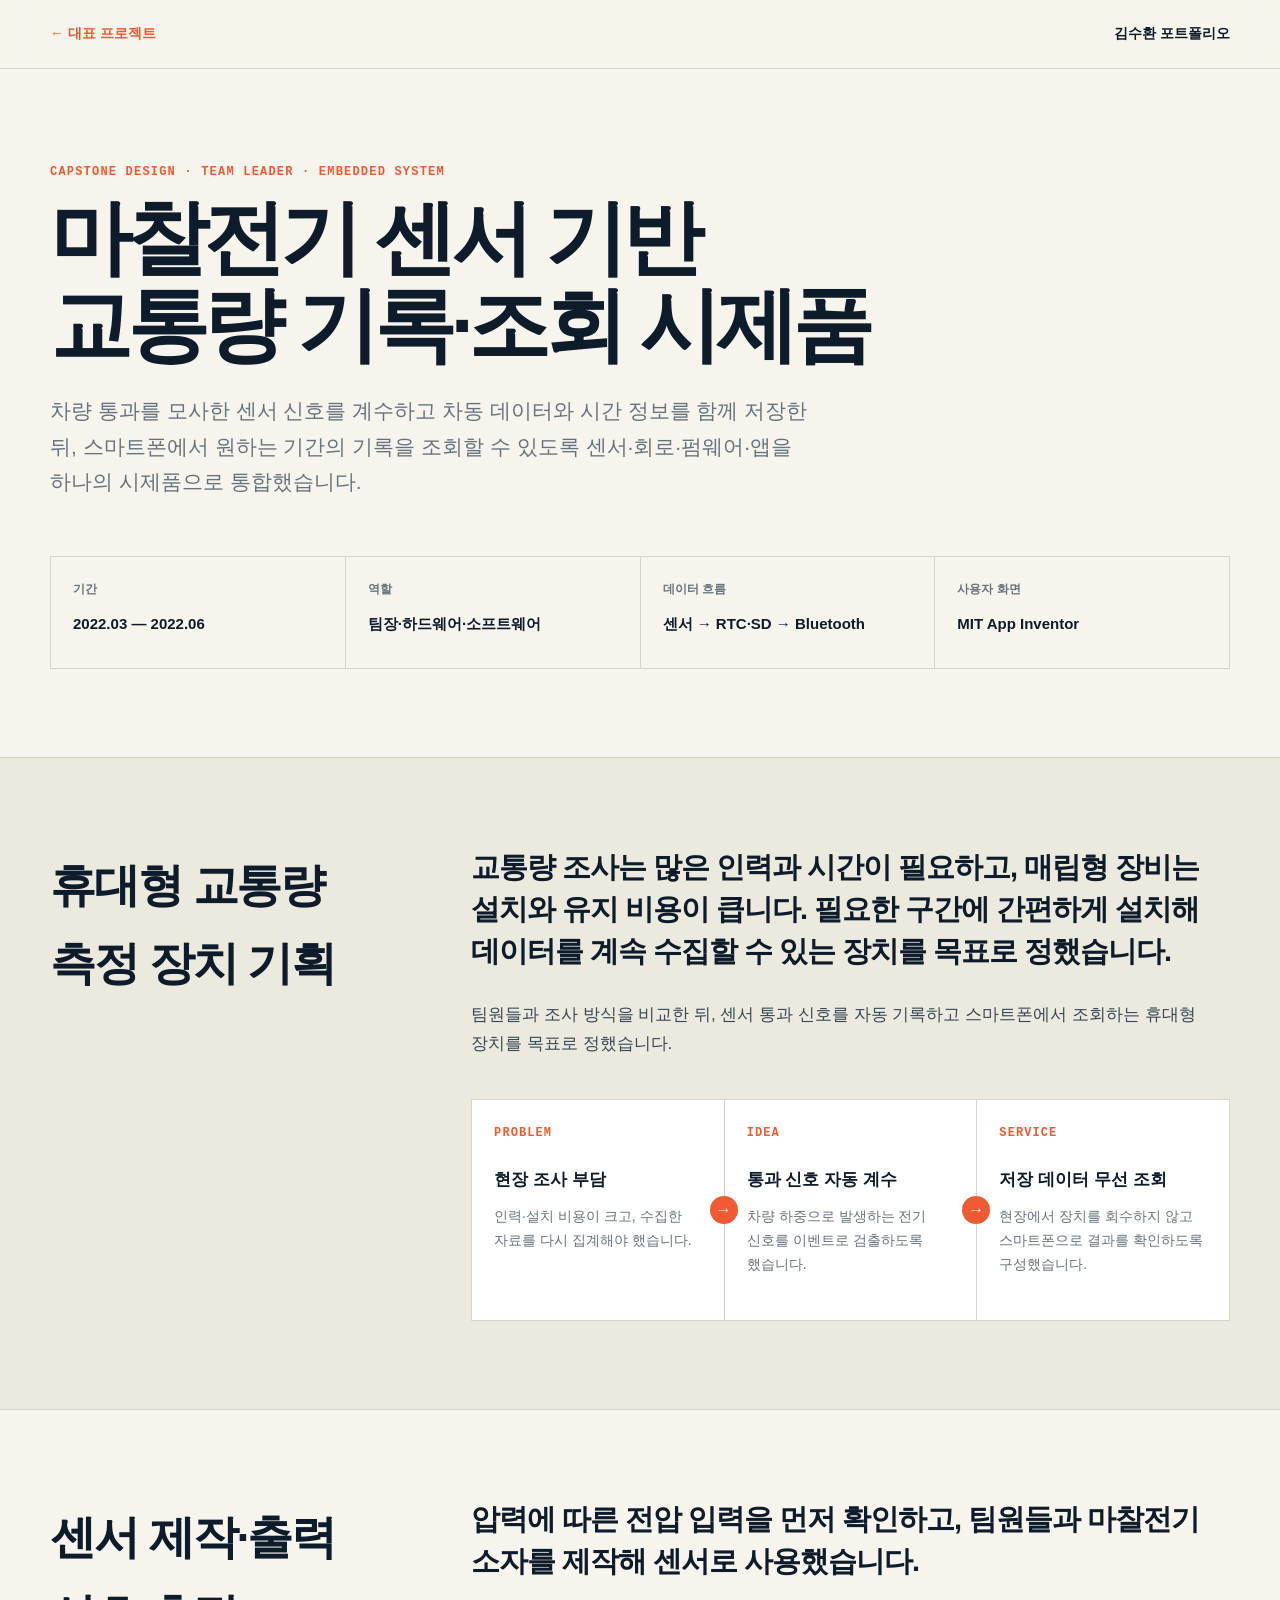
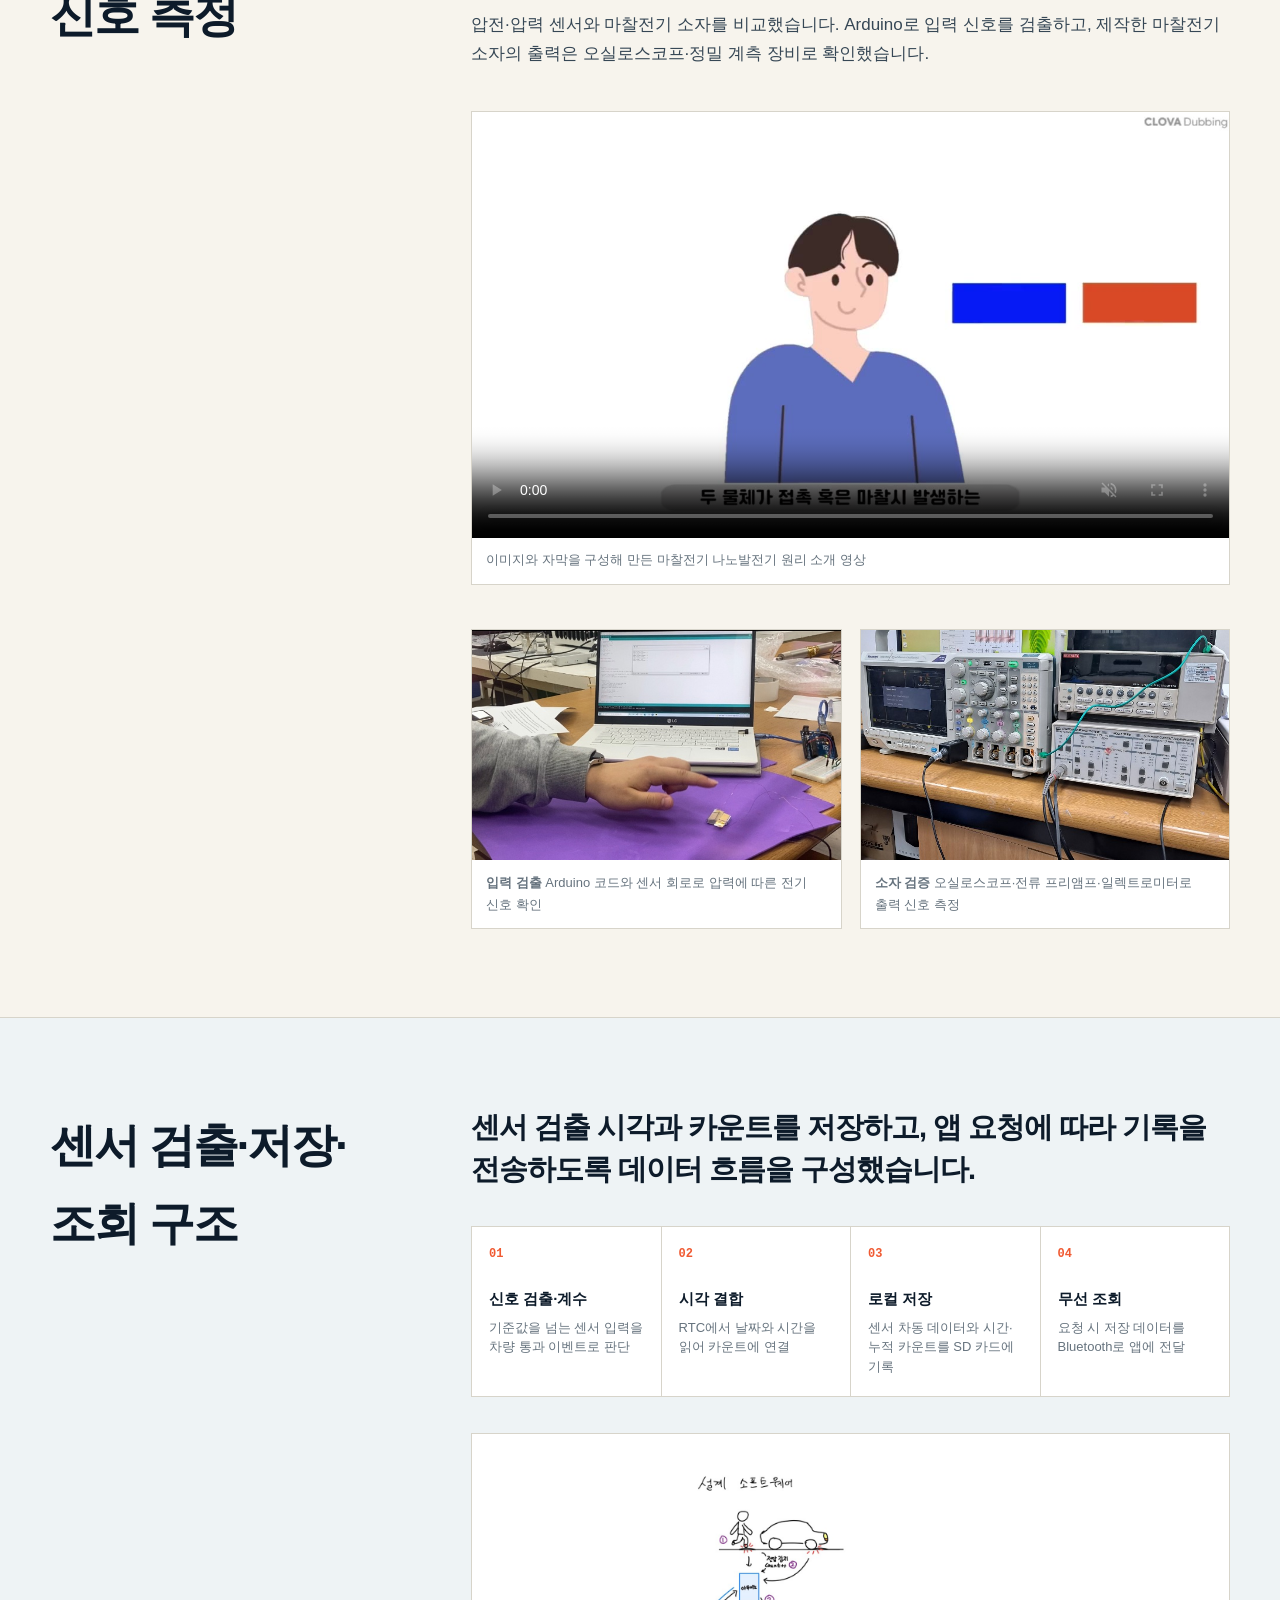
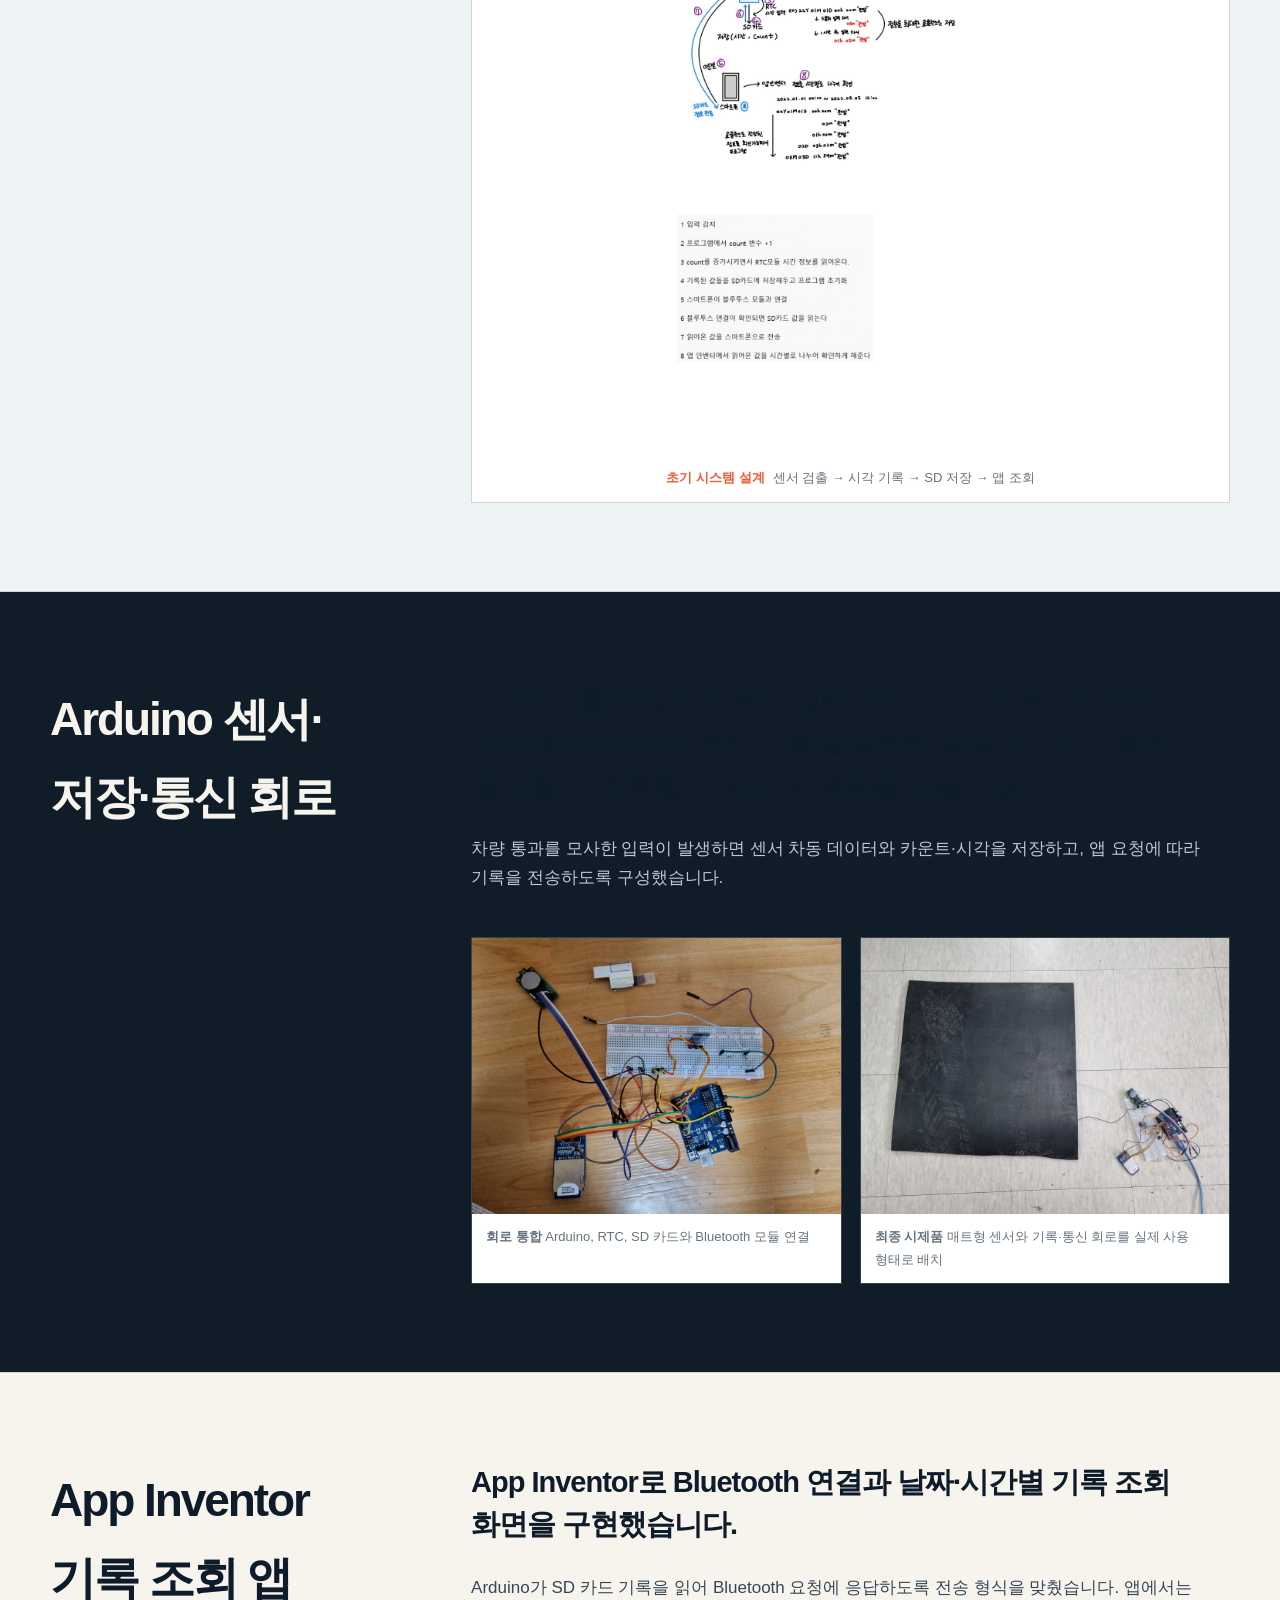
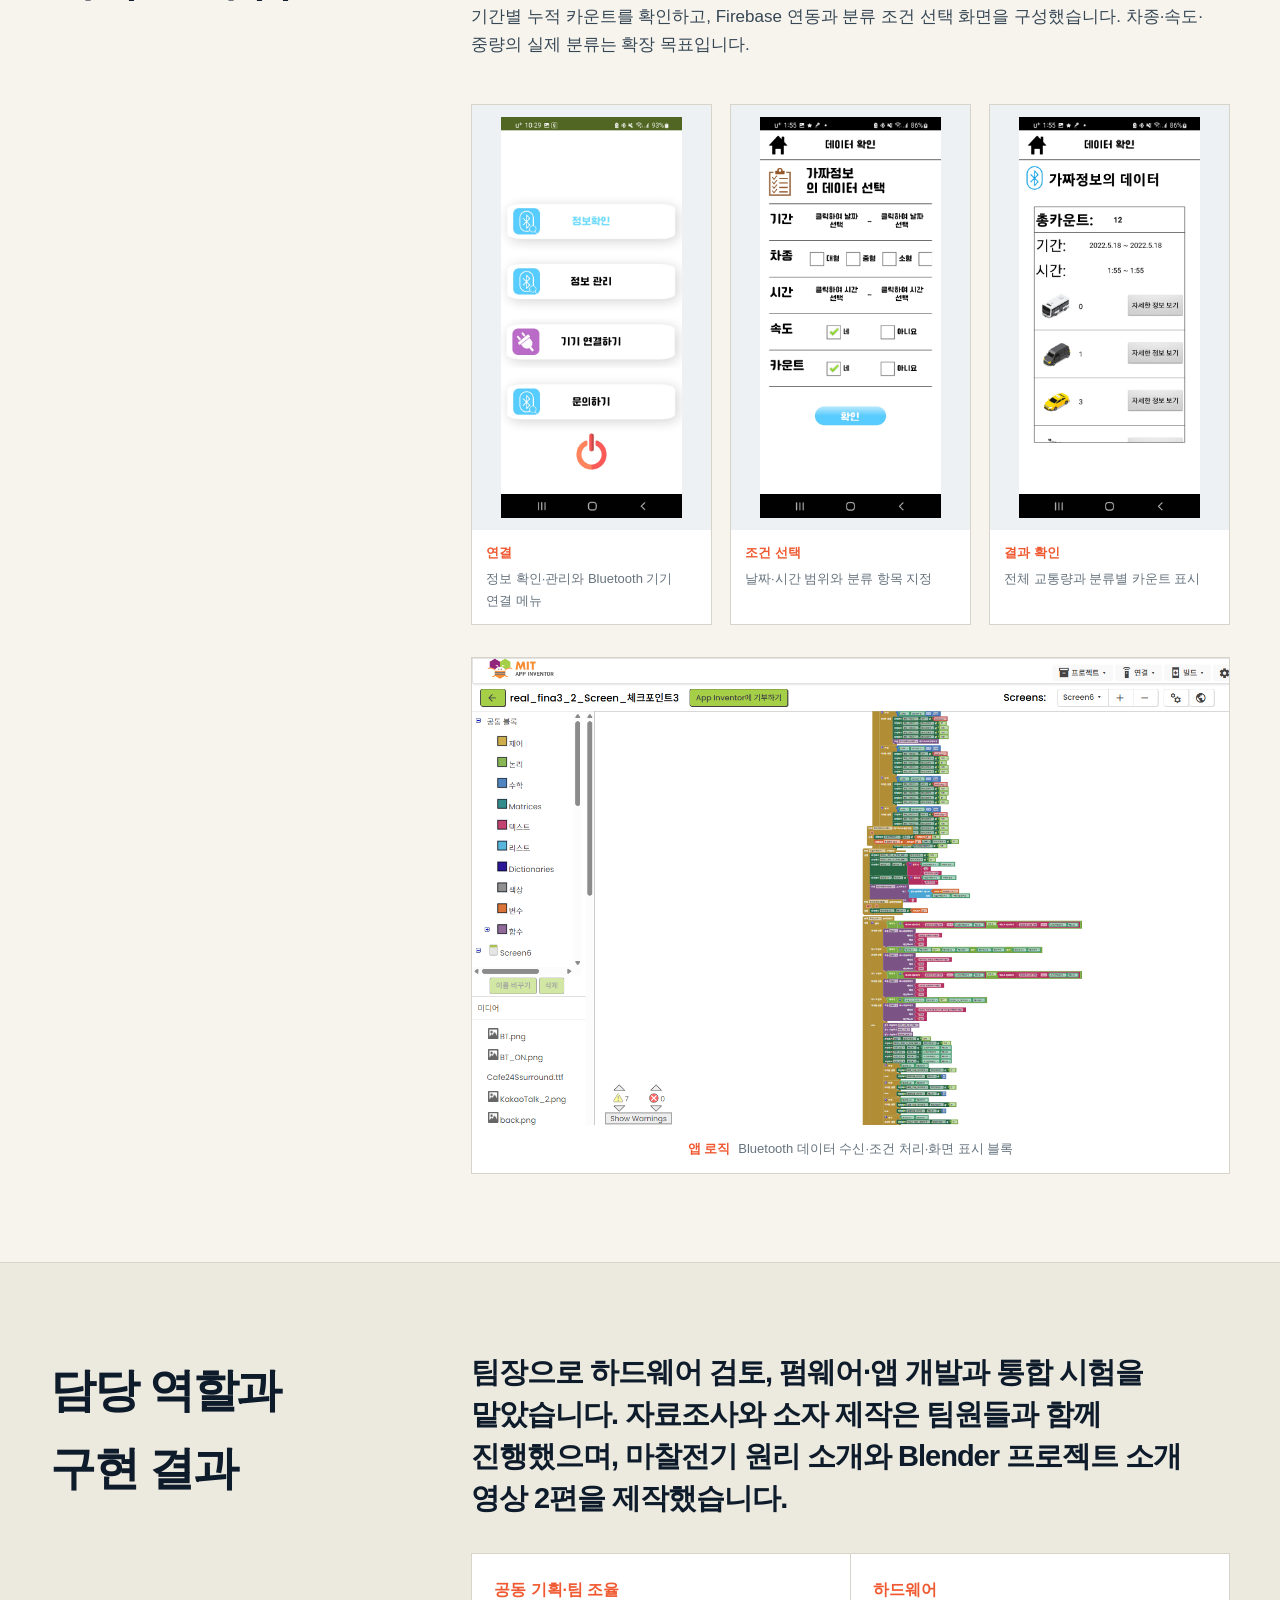
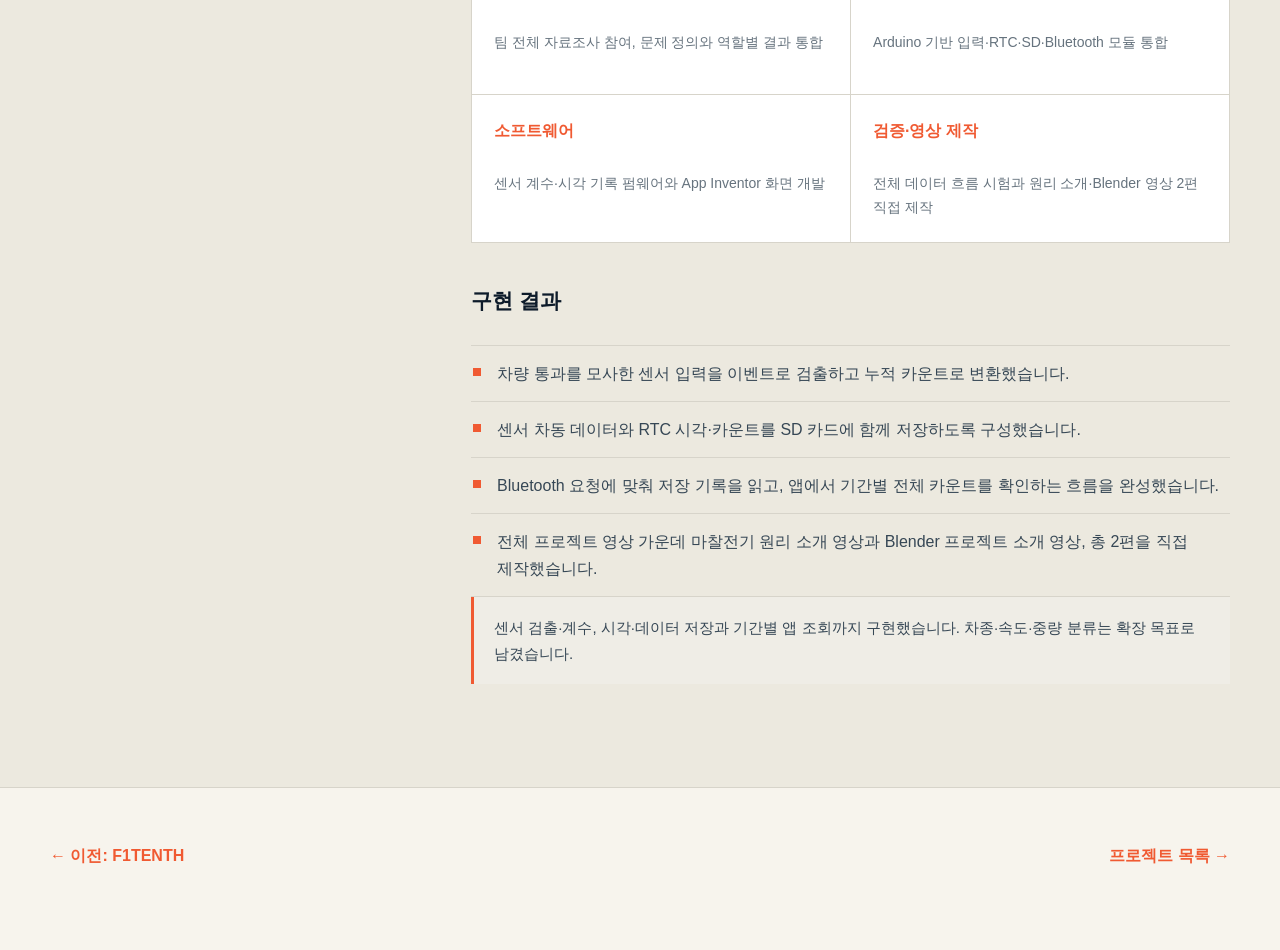
<file: projects/triboelectric-counter.html>
<!doctype html>
<html lang="ko">
<head>
  <meta charset="UTF-8" />
  <meta name="viewport" content="width=device-width, initial-scale=1.0" />
  <meta name="description" content="마찰전기 센서 입력부터 시간 기록, Bluetooth 통신과 App Inventor 조회 화면까지 구현한 캡스톤 디자인 프로젝트" />
  <title>마찰전기 교통량 측정 시스템 | 김수환</title>
  <link rel="stylesheet" href="../assets/css/style.css?v=20261018-audit" />
  <link rel="stylesheet" href="../assets/css/project-detail.css?v=20261018-copy-preview-2" />
</head>
<body class="project-page">
  <header class="detail-header"><div class="container detail-nav"><a class="detail-back" href="../index.html#projects">← 대표 프로젝트</a><strong>김수환 포트폴리오</strong></div></header>
  <main>
    <section class="detail-hero"><div class="container">
      <p class="detail-label">CAPSTONE DESIGN · TEAM LEADER · EMBEDDED SYSTEM</p>
      <h1>마찰전기 센서 기반<br />교통량 기록·조회 시제품</h1>
      <p class="detail-lead">차량 통과를 모사한 센서 신호를 계수하고 차동 데이터와 시간 정보를 함께 저장한 뒤, 스마트폰에서 원하는 기간의 기록을 조회할 수 있도록 센서·회로·펌웨어·앱을 하나의 시제품으로 통합했습니다.</p>
      <dl class="detail-facts"><div><dt>기간</dt><dd>2022.03 — 2022.06</dd></div><div><dt>역할</dt><dd>팀장·하드웨어·소프트웨어</dd></div><div><dt>데이터 흐름</dt><dd>센서 → RTC·SD → Bluetooth</dd></div><div><dt>사용자 화면</dt><dd>MIT App Inventor</dd></div></dl>
    </div></section>

    <section class="detail-section detail-section-tint" id="problem"><div class="container detail-grid"><h2>휴대형 교통량 측정 장치 기획</h2><div class="detail-copy">
      <p class="section-intro">교통량 조사는 많은 인력과 시간이 필요하고, 매립형 장비는 설치와 유지 비용이 큽니다. 필요한 구간에 간편하게 설치해 데이터를 계속 수집할 수 있는 장치를 목표로 정했습니다.</p>
      <p>팀원들과 조사 방식을 비교한 뒤, 센서 통과 신호를 자동 기록하고 스마트폰에서 조회하는 휴대형 장치를 목표로 정했습니다.</p>
      <div class="research-logic" aria-label="캡스톤 프로젝트의 문제 정의와 구현 방향">
        <article><span>PROBLEM</span><strong>현장 조사 부담</strong><p>인력·설치 비용이 크고, 수집한 자료를 다시 집계해야 했습니다.</p></article>
        <article><span>IDEA</span><strong>통과 신호 자동 계수</strong><p>차량 하중으로 발생하는 전기 신호를 이벤트로 검출하도록 했습니다.</p></article>
        <article><span>SERVICE</span><strong>저장 데이터 무선 조회</strong><p>현장에서 장치를 회수하지 않고 스마트폰으로 결과를 확인하도록 구성했습니다.</p></article>
      </div>
    </div></div></section>

    <section class="detail-section" id="sensor"><div class="container detail-grid"><h2>센서 제작·출력 신호 측정</h2><div class="detail-copy">
      <p class="section-intro">압력에 따른 전압 입력을 먼저 확인하고, 팀원들과 마찰전기 소자를 제작해 센서로 사용했습니다.</p>
      <p>압전·압력 센서와 마찰전기 소자를 비교했습니다. Arduino로 입력 신호를 검출하고, 제작한 마찰전기 소자의 출력은 오실로스코프·정밀 계측 장비로 확인했습니다.</p>
      <figure class="detail-video capstone-principle-video">
        <video controls muted playsinline preload="metadata" poster="../assets/images/projects/capstone-principle-poster.jpg" aria-label="마찰전기 나노발전기 작동 원리 설명 영상">
          <source src="../assets/videos/capstone-principle-noaudio.mp4" type="video/mp4" />
        </video>
        <figcaption>이미지와 자막을 구성해 만든 마찰전기 나노발전기 원리 소개 영상</figcaption>
      </figure>
      <div class="evidence-grid capstone-sensor-grid">
        <figure><a class="image-zoom" href="../assets/images/projects/capstone-input-test.jpg" target="_blank" rel="noopener"><img src="../assets/images/projects/capstone-input-test.jpg" alt="Arduino와 압력 입력 센서를 연결한 초기 검출 시험" /></a><figcaption><strong>입력 검출</strong> Arduino 코드와 센서 회로로 압력에 따른 전기 신호 확인</figcaption></figure>
        <figure><a class="image-zoom" href="../assets/images/projects/capstone-signal-measurement.jpg" target="_blank" rel="noopener"><img src="../assets/images/projects/capstone-signal-measurement.jpg" alt="오실로스코프와 정밀 계측 장비를 사용한 마찰전기 신호 측정" /></a><figcaption><strong>소자 검증</strong> 오실로스코프·전류 프리앰프·일렉트로미터로 출력 신호 측정</figcaption></figure>
      </div>
    </div></div></section>

    <section class="detail-section detail-section-process" id="architecture"><div class="container detail-grid"><h2>센서 검출·저장·조회 구조</h2><div class="detail-copy">
      <p class="section-intro">센서 검출 시각과 카운트를 저장하고, 앱 요청에 따라 기록을 전송하도록 데이터 흐름을 구성했습니다.</p>
      <div class="logic-flow capstone-logic-flow" aria-label="교통량 데이터 처리 흐름">
        <div><span>01</span><strong>신호 검출·계수</strong><small>기준값을 넘는 센서 입력을 차량 통과 이벤트로 판단</small></div>
        <div><span>02</span><strong>시각 결합</strong><small>RTC에서 날짜와 시간을 읽어 카운트에 연결</small></div>
        <div><span>03</span><strong>로컬 저장</strong><small>센서 차동 데이터와 시간·누적 카운트를 SD 카드에 기록</small></div>
        <div><span>04</span><strong>무선 조회</strong><small>요청 시 저장 데이터를 Bluetooth로 앱에 전달</small></div>
      </div>
      <figure class="wide-evidence capstone-flow-evidence"><a class="image-zoom" href="../assets/images/projects/capstone-system-flow.jpg" target="_blank" rel="noopener"><img src="../assets/images/projects/capstone-system-flow.jpg" alt="센서 검출부터 SD 카드 기록과 Bluetooth 앱 조회까지의 초기 시스템 순서도" /></a><figcaption><strong>초기 시스템 설계</strong><span>센서 검출 → 시각 기록 → SD 저장 → 앱 조회</span></figcaption></figure>
    </div></div></section>

    <section class="detail-section detail-section-dark" id="hardware"><div class="container detail-grid"><h2>Arduino 센서·저장·통신 회로</h2><div class="detail-copy">
      <p class="section-intro">Arduino를 중심으로 센서 입력, RTC 시각 정보, SD 카드 저장과 Bluetooth 통신 모듈을 결합해 독립적으로 기록하고 필요할 때 조회할 수 있는 시제품을 만들었습니다.</p>
      <p>차량 통과를 모사한 입력이 발생하면 센서 차동 데이터와 카운트·시각을 저장하고, 앱 요청에 따라 기록을 전송하도록 구성했습니다.</p>
      <div class="evidence-grid capstone-hardware-grid">
        <figure><a class="image-zoom" href="../assets/images/projects/triboelectric-hardware.jpg" target="_blank" rel="noopener"><img src="../assets/images/projects/triboelectric-hardware.jpg" alt="Arduino와 RTC, SD 카드, Bluetooth 모듈을 결합한 회로" /></a><figcaption><strong>회로 통합</strong> Arduino, RTC, SD 카드와 Bluetooth 모듈 연결</figcaption></figure>
        <figure><a class="image-zoom" href="../assets/images/projects/triboelectric-prototype.jpg" target="_blank" rel="noopener"><img src="../assets/images/projects/triboelectric-prototype.jpg" alt="검은 매트형 센서와 통합 제어 회로로 구성한 교통량 측정 시제품" /></a><figcaption><strong>최종 시제품</strong> 매트형 센서와 기록·통신 회로를 실제 사용 형태로 배치</figcaption></figure>
      </div>
    </div></div></section>

    <section class="detail-section" id="application"><div class="container detail-grid"><h2>App Inventor 기록 조회 앱</h2><div class="detail-copy">
      <p class="section-intro">App Inventor로 Bluetooth 연결과 날짜·시간별 기록 조회 화면을 구현했습니다.</p>
      <p>Arduino가 SD 카드 기록을 읽어 Bluetooth 요청에 응답하도록 전송 형식을 맞췄습니다. 앱에서는 기간별 누적 카운트를 확인하고, Firebase 연동과 분류 조건 선택 화면을 구성했습니다. 차종·속도·중량의 실제 분류는 확장 목표입니다.</p>
      <div class="evidence-grid capstone-app-grid">
        <figure class="portrait"><a class="image-zoom" href="../assets/images/projects/capstone-app-home.jpg" target="_blank" rel="noopener"><img src="../assets/images/projects/capstone-app-home.jpg" alt="정보 확인과 기기 연결 메뉴가 있는 App Inventor 앱 홈 화면" /></a><figcaption><strong>연결</strong> 정보 확인·관리와 Bluetooth 기기 연결 메뉴</figcaption></figure>
        <figure class="portrait"><a class="image-zoom" href="../assets/images/projects/capstone-app-query.jpg" target="_blank" rel="noopener"><img src="../assets/images/projects/capstone-app-query.jpg" alt="날짜와 시간 및 차량 분류 조건을 선택하는 앱 조회 화면" /></a><figcaption><strong>조건 선택</strong> 날짜·시간 범위와 분류 항목 지정</figcaption></figure>
        <figure class="portrait"><a class="image-zoom" href="../assets/images/projects/triboelectric-app.jpg" target="_blank" rel="noopener"><img src="../assets/images/projects/triboelectric-app.jpg" alt="전체 교통량과 분류별 카운트를 표시하는 앱 결과 화면" /></a><figcaption><strong>결과 확인</strong> 전체 교통량과 분류별 카운트 표시</figcaption></figure>
      </div>
      <figure class="wide-evidence capstone-code-evidence"><a class="image-zoom" href="../assets/images/projects/capstone-app-inventor-blocks.png?v=20260911-2" target="_blank" rel="noopener"><img src="../assets/images/projects/capstone-app-inventor-blocks.png?v=20260911-2" alt="Bluetooth 데이터 수신과 화면 처리를 구현한 MIT App Inventor 블록 코드" /></a><figcaption><strong>앱 로직</strong><span>Bluetooth 데이터 수신·조건 처리·화면 표시 블록</span></figcaption></figure>
    </div></div></section>

    <section class="detail-section detail-section-tint" id="result"><div class="container detail-grid"><h2>담당 역할과 구현 결과</h2><div class="detail-copy">
      <p class="section-intro">팀장으로 하드웨어 검토, 펌웨어·앱 개발과 통합 시험을 맡았습니다. 자료조사와 소자 제작은 팀원들과 함께 진행했으며, 마찰전기 원리 소개와 Blender 프로젝트 소개 영상 2편을 제작했습니다.</p>
      <div class="contribution-grid capstone-contribution">
        <article><strong>공동 기획·팀 조율</strong><span>팀 전체 자료조사 참여, 문제 정의와 역할별 결과 통합</span></article>
        <article><strong>하드웨어</strong><span>Arduino 기반 입력·RTC·SD·Bluetooth 모듈 통합</span></article>
        <article><strong>소프트웨어</strong><span>센서 계수·시각 기록 펌웨어와 App Inventor 화면 개발</span></article>
        <article><strong>검증·영상 제작</strong><span>전체 데이터 흐름 시험과 원리 소개·Blender 영상 2편 직접 제작</span></article>
      </div>
      <h3>구현 결과</h3>
      <ul class="result-list"><li>차량 통과를 모사한 센서 입력을 이벤트로 검출하고 누적 카운트로 변환했습니다.</li><li>센서 차동 데이터와 RTC 시각·카운트를 SD 카드에 함께 저장하도록 구성했습니다.</li><li>Bluetooth 요청에 맞춰 저장 기록을 읽고, 앱에서 기간별 전체 카운트를 확인하는 흐름을 완성했습니다.</li><li>전체 프로젝트 영상 가운데 마찰전기 원리 소개 영상과 Blender 프로젝트 소개 영상, 총 2편을 직접 제작했습니다.</li></ul>
      <p class="detail-note">센서 검출·계수, 시각·데이터 저장과 기간별 앱 조회까지 구현했습니다. 차종·속도·중량 분류는 확장 목표로 남겼습니다.</p>
    </div></div></section>

    <div class="container detail-next"><a href="f1tenth.html">← 이전: F1TENTH</a><a href="../index.html#projects">프로젝트 목록 →</a></div>
  </main>
  <script src="../assets/js/image-lightbox.js?v=20260911-1" defer></script>
</body>
</html>
</file>
<file: assets/css/style.css>
:root {
  --ink: #0d1b2a;
  --ink-soft: #344454;
  --paper: #f4f1e9;
  --paper-bright: #fbfaf6;
  --line: #c9c8c0;
  --line-dark: #2c3b49;
  --accent: #f05a32;
  --accent-soft: #ffd8ca;
  --white: #ffffff;
  --max-width: 1180px;
  --header-height: 76px;
  --radius: 2px;
}

* {
  box-sizing: border-box;
}

html {
  scroll-behavior: smooth;
}

body {
  margin: 0;
  color: var(--ink);
  background: var(--paper);
  font-family: Pretendard, "Noto Sans KR", "Apple SD Gothic Neo", Inter, Arial, sans-serif;
  font-size: 16px;
  line-height: 1.7;
  word-break: keep-all;
  -webkit-font-smoothing: antialiased;
}

body.menu-open {
  overflow: hidden;
}

a {
  color: inherit;
  text-decoration: none;
}

button,
a {
  -webkit-tap-highlight-color: transparent;
}

ul {
  padding: 0;
  margin: 0;
  list-style: none;
}

h1,
h2,
h3,
p {
  margin-top: 0;
}

.container {
  width: min(calc(100% - 48px), var(--max-width));
  margin: 0 auto;
}

.section-shell {
  background: var(--ink);
  color: var(--white);
}

.section {
  padding: 132px 0;
}

.section-light {
  background: var(--paper-bright);
}

.section-dark {
  background: var(--ink);
  color: var(--white);
}

.sr-only {
  position: absolute;
  width: 1px;
  height: 1px;
  padding: 0;
  margin: -1px;
  overflow: hidden;
  clip: rect(0, 0, 0, 0);
  white-space: nowrap;
  border: 0;
}

.skip-link {
  position: fixed;
  top: 12px;
  left: 12px;
  z-index: 999;
  padding: 10px 16px;
  background: var(--white);
  color: var(--ink);
  transform: translateY(-150%);
}

.skip-link:focus {
  transform: translateY(0);
}

.site-header {
  position: fixed;
  inset: 0 0 auto;
  z-index: 100;
  height: var(--header-height);
  color: var(--white);
  border-bottom: 1px solid rgba(255, 255, 255, 0.12);
  transition: background 180ms ease, color 180ms ease, border-color 180ms ease;
}

.site-header.scrolled {
  color: var(--ink);
  background: rgba(251, 250, 246, 0.96);
  border-color: var(--line);
  backdrop-filter: blur(12px);
}

.nav-wrap {
  height: 100%;
  display: flex;
  align-items: center;
  justify-content: space-between;
}

.brand {
  display: inline-flex;
  align-items: center;
  gap: 14px;
  font-weight: 800;
  letter-spacing: -0.03em;
}

.brand-wordmark {
  color: inherit;
  font-size: 15px;
  font-weight: 900;
  letter-spacing: 0.08em;
}

.brand-wordmark::after {
  content: ".";
  color: var(--accent);
}

.brand-role {
  padding-left: 14px;
  border-left: 1px solid currentColor;
  color: inherit;
  font-size: 12px;
  font-weight: 700;
  letter-spacing: 0.13em;
  opacity: 0.64;
}

.primary-nav {
  display: flex;
  align-items: center;
  gap: 36px;
  font-size: 14px;
  font-weight: 700;
}

.primary-nav a {
  position: relative;
}

.primary-nav a::after {
  content: "";
  position: absolute;
  right: 0;
  bottom: -6px;
  left: 0;
  height: 2px;
  background: var(--accent);
  transform: scaleX(0);
  transform-origin: left;
  transition: transform 180ms ease;
}

.primary-nav a:hover::after,
.primary-nav a:focus-visible::after {
  transform: scaleX(1);
}

.menu-button {
  display: none;
  width: 44px;
  height: 44px;
  padding: 12px 8px;
  border: 0;
  background: transparent;
  color: currentColor;
}

.menu-button span:not(.sr-only) {
  display: block;
  width: 100%;
  height: 2px;
  margin: 6px 0;
  background: currentColor;
  transition: transform 180ms ease;
}

.hero {
  min-height: auto;
  padding: calc(var(--header-height) + 92px) 0 0;
  overflow: hidden;
}

.hero-grid {
  display: grid;
  grid-template-columns: minmax(0, 1.18fr) minmax(380px, 0.82fr);
  gap: clamp(56px, 8vw, 120px);
  align-items: center;
}

.eyebrow,
.section-index {
  display: flex;
  align-items: center;
  gap: 12px;
  margin-bottom: 28px;
  color: var(--accent);
  font-size: 12px;
  font-weight: 800;
  letter-spacing: 0.16em;
}

.eyebrow span {
  width: 34px;
  height: 2px;
  background: currentColor;
}

.hero h1 {
  max-width: 790px;
  margin-bottom: 30px;
  font-size: clamp(45px, 5.6vw, 78px);
  line-height: 1.12;
  letter-spacing: -0.06em;
}

.hero h1 em {
  color: var(--accent);
  font-style: normal;
}

.hero-description {
  max-width: 670px;
  margin-bottom: 38px;
  color: #c3ccd4;
  font-size: clamp(16px, 1.3vw, 19px);
}

.hero-actions {
  display: flex;
  flex-wrap: wrap;
  gap: 12px;
}

.button {
  display: inline-flex;
  min-height: 52px;
  padding: 0 22px;
  align-items: center;
  justify-content: center;
  gap: 24px;
  border: 1px solid rgba(255, 255, 255, 0.42);
  font-size: 14px;
  font-weight: 800;
  transition: transform 180ms ease, background 180ms ease, color 180ms ease;
}

.button:hover,
.button:focus-visible {
  transform: translateY(-3px);
}

.button-primary {
  border-color: var(--accent);
  background: var(--accent);
  color: var(--white);
}

.button-ghost:hover,
.button-ghost:focus-visible {
  background: var(--white);
  color: var(--ink);
}

.profile-panel {
  padding: clamp(34px, 4vw, 52px);
  border: 1px solid var(--line-dark);
  background: #101f2e;
}

.profile-identity {
  display: grid;
  grid-template-columns: 112px minmax(0, 1fr);
  align-items: center;
  gap: clamp(20px, 2.4vw, 30px);
  margin-bottom: 28px;
}

.profile-photo {
  margin: 0;
  overflow: hidden;
  border: 1px solid rgba(255, 255, 255, 0.28);
  background: #fff;
}

.profile-photo img {
  display: block;
  width: 100%;
  aspect-ratio: 3 / 4;
  object-fit: cover;
}

.profile-label {
  margin-bottom: 12px;
  color: var(--accent);
  font-size: 12px;
  font-weight: 800;
  letter-spacing: 0.14em;
}

.profile-panel h2 {
  margin-bottom: 0;
  font-size: clamp(25px, 2.25vw, 34px);
  line-height: 1.3;
  letter-spacing: -0.045em;
}

.profile-name,
.profile-role {
  display: block;
}

.profile-role {
  margin-top: 4px;
  color: #e4ebf0;
  font-size: clamp(18px, 1.5vw, 22px);
  line-height: 1.35;
  letter-spacing: -0.035em;
}

.profile-intro {
  max-width: 34rem;
  margin-bottom: 28px;
  color: #b8c3cc;
  font-size: 14px;
  line-height: 1.7;
}

.profile-details {
  margin: 0;
  border-top: 1px solid var(--line-dark);
}

.profile-details div {
  display: grid;
  grid-template-columns: 90px 1fr;
  gap: 16px;
  padding: 14px 0;
  border-bottom: 1px solid var(--line-dark);
}

.profile-details dt {
  color: #718393;
  font-size: 12px;
  font-weight: 800;
  letter-spacing: 0.1em;
}

.profile-details dd {
  margin: 0;
  color: #d6dde2;
  font-size: 13px;
}

.proof-strip {
  display: grid;
  grid-template-columns: repeat(3, 1fr);
  margin-top: 84px;
  border-top: 1px solid var(--line-dark);
}

.proof-strip > div {
  display: flex;
  min-height: 132px;
  padding: 26px 30px;
  align-items: center;
  gap: 18px;
  border-right: 1px solid var(--line-dark);
}

.proof-strip > div:first-child { border-left: 1px solid var(--line-dark); }
.proof-strip strong { font-size: 34px; letter-spacing: -0.05em; }
.proof-strip strong small { font-size: 17px; }
.proof-strip span { color: #91a1ae; font-size: 13px; }

.section-heading {
  display: grid;
  grid-template-columns: 0.35fr 1.1fr 0.75fr;
  gap: 36px;
  align-items: start;
  margin-bottom: 72px;
}

.section-heading h2 {
  margin-bottom: 0;
  font-size: clamp(38px, 4.3vw, 62px);
  line-height: 1.15;
  letter-spacing: -0.055em;
}

.section-heading > p:last-child {
  color: #65717a;
  font-size: 16px;
}

.heading-on-dark > p:last-child { color: #9aa9b5; }

.capability-grid {
  display: grid;
  grid-template-columns: repeat(3, 1fr);
  border-top: 1px solid var(--line);
  border-left: 1px solid var(--line);
}

.capability-card {
  min-height: 390px;
  padding: 34px;
  border-right: 1px solid var(--line);
  border-bottom: 1px solid var(--line);
  transition: background 180ms ease, transform 180ms ease;
}

.capability-card:hover {
  background: var(--white);
  transform: translateY(-4px);
}

.card-number {
  display: block;
  margin-bottom: 70px;
  color: var(--accent);
  font-family: Consolas, monospace;
  font-size: 12px;
}

.capability-card h3 {
  margin-bottom: 18px;
  font-size: 24px;
  letter-spacing: -0.03em;
}

.capability-card p {
  min-height: 82px;
  color: #65717a;
  font-size: 14px;
}

.capability-card li {
  padding: 9px 0;
  border-top: 1px solid #deddd6;
  color: var(--ink-soft);
  font-size: 13px;
}

.project-list {
  display: grid;
  gap: 33px;
}

.project-card {
  padding: 38px 32px 50px;
  border: 1px solid var(--line-dark);
  background: #101f2c;
  box-shadow: inset 3px 0 0 rgba(240, 90, 50, 0.62);
}

.project-meta {
  display: grid;
  grid-template-columns: 70px 1fr auto;
  margin-bottom: 34px;
  color: #718492;
  font-family: Consolas, monospace;
  font-size: 12px;
  font-weight: 700;
  line-height: 1.5;
  letter-spacing: 0.055em;
}

.project-meta span:first-child { color: #f7f9fb; font-size: 16px; font-weight: 900; }
.project-meta span:nth-child(2) { color: #b6c1ca; }
.project-meta span:last-child { color: var(--accent); }

.project-body {
  display: grid;
  grid-template-columns: minmax(260px, 0.92fr) minmax(360px, 1.08fr);
  gap: 90px;
}

.project-kicker {
  margin-bottom: 12px;
  color: var(--accent);
  font-size: 12px;
  font-weight: 800;
}

.project-body h3 {
  max-width: 480px;
  margin: 0;
  font-size: clamp(29px, 3.4vw, 48px);
  line-height: 1.2;
  letter-spacing: -0.045em;
}

.project-summary > p {
  color: #b8c3cc;
  font-size: 16px;
}

.tags {
  display: flex;
  flex-wrap: wrap;
  align-items: flex-start;
  align-content: flex-start;
  gap: 8px;
  margin-top: 28px;
}

.tags li {
  padding: 6px 10px;
  border: 1px solid #405363;
  color: #b5c1ca;
  font-family: Consolas, monospace;
  font-size: 12px;
}

.project-media,
.compact-media {
  margin: 34px 0 0;
  overflow: hidden;
  border: 1px solid var(--line-dark);
  background: #09131e;
}

.project-media img,
.project-media video,
.compact-media img,
.compact-media video {
  display: block;
  width: 100%;
  height: 100%;
  object-fit: cover;
}

.project-media-wide img,
.project-media-wide video {
  max-height: 520px;
  aspect-ratio: 16 / 7;
}

.project-media.project-media-vio video {
  aspect-ratio: 16 / 9;
  object-fit: contain;
}

.project-media-contain img {
  padding: clamp(10px, 2vw, 22px);
  object-fit: contain;
  background: #fff;
}

.project-gallery {
  display: grid;
  grid-template-columns: minmax(0, 1.25fr) minmax(280px, 0.75fr);
  gap: 16px;
  height: clamp(560px, 58vw, 680px);
  margin-top: 34px;
}

.project-gallery .project-media {
  display: grid;
  grid-template-rows: minmax(0, 1fr) auto;
  min-height: 0;
  margin: 0;
}

.project-gallery .project-media img,
.project-gallery .project-media video {
  height: 100%;
  min-height: 0;
  aspect-ratio: auto;
}

.project-gallery .project-media-environment img {
  object-fit: cover;
}

.project-mode-stack {
  display: grid;
  grid-template-rows: repeat(2, minmax(0, 1fr));
  gap: 16px;
  min-height: 0;
}

.project-gallery .modal-mode-video {
  object-fit: contain;
  background: #f5f5f3;
}

.project-media figcaption,
.compact-media figcaption {
  display: grid;
  gap: 4px;
  padding: 10px 12px;
  color: #8293a0;
  font-size: 13px;
}
.project-media figcaption strong,
.compact-media figcaption strong { color: #f07a55; font-size: 12px; letter-spacing: 0.08em; }
.project-gallery .project-media figcaption { display: grid; gap: 4px; min-height: 58px; padding: 12px 14px; border-top: 1px solid #263746; background: #101d29; color: #c7d2d9; line-height: 1.5; }
.project-gallery .project-media figcaption strong { color: #f07a55; font-size: 12px; letter-spacing: 0.08em; }
.project-gallery .project-media figcaption span { font-size: 13px; }

.project-link {
  display: inline-flex;
  margin-top: 26px;
  padding-bottom: 6px;
  align-items: center;
  gap: 18px;
  border-bottom: 1px solid var(--accent);
  color: var(--accent-soft);
  font-size: 13px;
  font-weight: 800;
  transition: color 180ms ease, gap 180ms ease;
}

.project-link:hover,
.project-link:focus-visible {
  gap: 24px;
  color: var(--accent);
}

.project-actions {
  display: flex;
  flex-wrap: wrap;
  gap: 8px 28px;
}

.security-notice {
  display: flex;
  margin-top: 28px;
  padding: 15px 0;
  align-items: center;
  justify-content: space-between;
  gap: 18px;
  border-top: 1px solid #485765;
  border-bottom: 1px solid #485765;
}

.security-notice span {
  color: var(--accent);
  font: 800 12px Consolas, monospace;
  letter-spacing: 0.08em;
  white-space: nowrap;
}

.security-notice strong {
  color: #d3dbe1;
  font-size: 13px;
  font-weight: 650;
  text-align: right;
}

.compact-project .project-link {
  justify-self: start;
  align-self: start;
  margin-top: 22px;
}

.project-pair {
  display: grid;
  grid-template-columns: repeat(2, 1fr);
  grid-template-rows: repeat(6, auto);
  border: 1px solid var(--line-dark);
  background: #101f2c;
  box-shadow: inset 3px 0 0 rgba(240, 90, 50, 0.62);
}

.compact-project {
  display: grid;
  grid-row: span 6;
  grid-template-rows: subgrid;
  min-height: 380px;
  padding: 46px 48px 50px;
}

.compact-project + .compact-project {
  padding: 46px 48px 50px;
  border-left: 1px solid var(--line-dark);
}

.compact-index {
  color: var(--accent);
  font-family: Consolas, monospace;
  font-size: 12px;
  font-weight: 800;
  letter-spacing: 0.045em;
}

.compact-meta {
  display: flex;
  align-items: baseline;
  justify-content: space-between;
  gap: 18px;
}

.compact-date {
  color: #93a2ad;
  font: 700 12px Consolas, monospace;
  letter-spacing: 0.035em;
  white-space: nowrap;
}

.compact-project h3 {
  margin: 54px 0 18px;
  font-size: 28px;
  letter-spacing: -0.035em;
}

.compact-project p {
  color: #aebbc5;
  font-size: 14px;
}

.compact-media {
  display: grid;
  grid-template-rows: auto auto;
  max-width: 360px;
}

.compact-media img,
.compact-media video {
  height: auto;
  aspect-ratio: 4 / 3;
}

.compact-media-f1 video {
  object-fit: contain;
}

.compact-media-capstone video {
  object-fit: contain;
  background: #000;
}

.skills-section {
  background: #f4f6f9;
}

.skills-grid {
  display: grid;
  grid-template-columns: repeat(4, minmax(0, 1fr));
  gap: 16px;
}

.skill-card:nth-last-child(2) { grid-column: 2; }

.skill-card {
  display: flex;
  min-height: 265px;
  padding: 22px;
  flex-direction: column;
  border: 1px solid #dce1e7;
  border-radius: 18px;
  background: var(--white);
  box-shadow: 0 14px 38px rgba(13, 27, 42, 0.055);
}

.skill-card-head {
  display: grid;
  grid-template-columns: 48px minmax(0, 1fr) auto;
  gap: 12px;
  align-items: start;
}

.skill-icon {
  display: grid;
  width: 48px;
  height: 48px;
  place-items: center;
  border: 1px solid #dce1e7;
  border-radius: 14px;
  color: var(--ink);
  font: 800 13px Consolas, monospace;
}

.skill-card small {
  display: block;
  margin: 2px 0 3px;
  color: #72808d;
  font: 800 12px Consolas, monospace;
  letter-spacing: 0.05em;
}

.skill-card h3 {
  margin: 0;
  font-size: 17px;
  letter-spacing: -0.025em;
}

.skill-level {
  padding: 7px 9px;
  border-radius: 999px;
  background: #fff1bc;
  color: #26333e;
  font-size: 12px;
  font-weight: 800;
  white-space: nowrap;
}

.skill-card > p {
  min-height: 72px;
  margin: 22px 0 18px;
  color: #556676;
  font-size: 14px;
  line-height: 1.65;
}

.skill-card ul {
  display: flex;
  padding: 0;
  margin: 0;
  flex-wrap: wrap;
  gap: 6px;
  list-style: none;
}

.skill-card li {
  padding: 4px 8px;
  border: 1px solid #e2d9b6;
  border-radius: 999px;
  background: #fff9df;
  color: #26333e;
  font: 800 12px Consolas, monospace;
}

.skill-meter {
  padding-top: 22px;
  margin-top: auto;
}

.skill-meter-label,
.skill-meter-scale {
  display: flex;
  align-items: center;
  justify-content: space-between;
}

.skill-meter-label {
  margin-bottom: 8px;
  color: #6d7b88;
  font-size: 12px;
}

.skill-meter-label strong {
  color: var(--ink);
  font-size: 12px;
}

.skill-meter-bar {
  display: grid;
  grid-template-columns: repeat(5, 1fr);
  gap: 4px;
}

.skill-meter-bar span {
  height: 7px;
  border-radius: 999px;
  background: #e3e8ed;
}

.skill-meter[data-score="2"] .skill-meter-bar span:nth-child(-n + 2),
.skill-meter[data-score="3"] .skill-meter-bar span:nth-child(-n + 3),
.skill-meter[data-score="4"] .skill-meter-bar span:nth-child(-n + 4),
.skill-meter[data-score="5"] .skill-meter-bar span:nth-child(-n + 5) {
  background: var(--accent);
}

.skill-meter-scale {
  margin-top: 6px;
  color: #93a0aa;
  font-size: 12px;
  font-weight: 700;
}

.contact {
  padding: 124px 0;
}

.contact-grid {
  display: grid;
  grid-template-columns: 1.1fr 0.9fr;
  gap: 90px;
  align-items: end;
}

.contact h2 {
  margin: 0;
  font-size: clamp(39px, 5vw, 68px);
  line-height: 1.12;
  letter-spacing: -0.055em;
}

.contact-copy > p {
  max-width: 520px;
  margin-bottom: 38px;
  color: #9eacb7;
}

.email-link,
.text-link {
  display: flex;
  padding: 18px 0;
  align-items: center;
  justify-content: space-between;
  border-bottom: 1px solid var(--line-dark);
  font-weight: 700;
  transition: color 180ms ease, padding 180ms ease;
}

.email-link {
  border-top: 1px solid var(--line-dark);
  color: var(--accent-soft);
  font-size: clamp(16px, 2vw, 23px);
}

.text-link { color: #c0cad2; font-size: 14px; }

.email-link:hover,
.email-link:focus-visible,
.text-link:hover,
.text-link:focus-visible {
  padding-left: 10px;
  color: var(--accent);
}

.site-footer {
  padding: 22px 0;
  background: #09131e;
  color: #6c7c89;
  font-family: Consolas, monospace;
  font-size: 12px;
}

.site-footer .container {
  display: flex;
  justify-content: space-between;
}

.site-footer p { margin: 0; }

.reveal {
  opacity: 0;
  transform: translateY(18px);
  transition: opacity 600ms ease, transform 600ms ease;
}

.reveal.is-visible {
  opacity: 1;
  transform: translateY(0);
}

@media (prefers-reduced-motion: reduce) {
  html { scroll-behavior: auto; }
  *, *::before, *::after { transition-duration: 0.01ms !important; animation-duration: 0.01ms !important; }
  .reveal { opacity: 1; transform: none; }
}

@media (max-width: 980px) {
  .hero-grid { grid-template-columns: 1fr; }
  .profile-panel { width: min(100%, 680px); }
  .section-heading { grid-template-columns: 0.3fr 1fr; }
  .section-heading > p:last-child { grid-column: 2; }
  .capability-grid { grid-template-columns: 1fr; }
  .capability-card { min-height: auto; }
  .card-number { margin-bottom: 34px; }
  .capability-card p { min-height: auto; }
  .project-body { grid-template-columns: minmax(0, 1fr); gap: 28px; }
  .proof-strip { grid-template-columns: minmax(0, 1fr); }
  .proof-strip > div { min-height: 92px; border-left: 1px solid var(--line-dark); border-bottom: 1px solid var(--line-dark); }
  .project-pair { grid-template-columns: minmax(0, 1fr); }
  .compact-project { display:block; min-height:auto; padding:38px 26px; }
  .compact-project + .compact-project { padding:38px 26px; border-top:1px solid var(--line-dark); border-left:0; }
  .contact-grid { gap: 48px; }
  .skills-grid { grid-template-columns: repeat(2, minmax(0, 1fr)); }
  .skill-card:nth-last-child(2) { grid-column: auto; }
}

@media (max-width: 720px) {
  :root { --header-height: 66px; }
  .container { width: min(calc(100% - 32px), var(--max-width)); }
  .section { padding: 88px 0; }
  .brand-role { display: none; }
  .menu-button { display: block; position: relative; z-index: 102; }
  .primary-nav {
    position: fixed;
    inset: 0;
    z-index: 101;
    display: flex;
    padding: 110px 24px 40px;
    align-items: flex-start;
    flex-direction: column;
    gap: 12px;
    background: var(--paper-bright);
    color: var(--ink);
    transform: translateX(100%);
    transition: transform 220ms ease;
  }
  .primary-nav.open { transform: translateX(0); }
  .primary-nav a { width: 100%; padding: 14px 0; border-bottom: 1px solid var(--line); font-size: 26px; }
  .menu-button[aria-expanded="true"] { color: var(--ink); }
  .menu-button[aria-expanded="true"] span:nth-of-type(1) { transform: translateY(4px) rotate(45deg); }
  .menu-button[aria-expanded="true"] span:nth-of-type(2) { transform: translateY(-4px) rotate(-45deg); }
  .hero { min-height: auto; padding-top: calc(var(--header-height) + 62px); }
  .hero h1 { font-size: clamp(40px, 12vw, 58px); }
  .hero-description { font-size: 16px; }
  .profile-panel { margin-top: 8px; }
  .proof-strip { grid-template-columns: 1fr; margin-top: 60px; }
  .proof-strip > div { min-height: 92px; border-left: 1px solid var(--line-dark); border-bottom: 1px solid var(--line-dark); }
  .section-heading { display: block; margin-bottom: 48px; }
  .section-heading h2 { margin-bottom: 22px; }
  .project-meta { grid-template-columns: 44px 1fr; }
  .project-meta span:last-child { display: none; }
  .project-body { grid-template-columns: 1fr; gap: 28px; }
  .project-summary > p { font-size: 15px; }
  .project-gallery { grid-template-columns: 1fr; height: auto; }
  .project-gallery .project-media img,
  .project-gallery .project-media video { height: auto; aspect-ratio: 4 / 3; }
  .project-mode-stack { grid-template-rows: none; }
  .project-media-wide img,
  .project-media-wide video { aspect-ratio: 4 / 3; }
  .security-notice { align-items: flex-start; flex-direction: column; gap: 8px; }
  .security-notice strong { text-align: left; }
  .project-pair { grid-template-columns: 1fr; }
  .compact-project { display: block; min-height: auto; padding: 38px 26px; }
  .compact-project + .compact-project { padding: 38px 26px; border-top: 1px solid var(--line-dark); border-left: 0; }
  .compact-project h3 { margin-top: 42px; }
  .compact-meta { align-items: flex-start; flex-direction: column; gap: 7px; }
  .skills-grid { grid-template-columns: 1fr; }
  .skill-card { min-height: auto; }
  .skill-card > p { min-height: auto; }
  .contact { padding: 90px 0; }
  .contact-grid { grid-template-columns: 1fr; }
  .email-link { font-size: 15px; word-break: break-all; }
  .site-footer .container { gap: 12px; flex-direction: column; }
}

@media (max-width: 420px) {
  .hero-actions { flex-direction: column; }
  .button { width: 100%; }
  .profile-panel { padding: 28px 24px; }
  .profile-identity { grid-template-columns: 88px minmax(0, 1fr); gap: 16px; }
  .profile-panel h2 { font-size: 23px; }
  .profile-details div { grid-template-columns: 78px 1fr; }
  .capability-card { padding: 28px 24px; }
}

.profile-education { margin:10px 0 12px; color:#b8c6d0; font-size:12px; line-height:1.8; letter-spacing:-.025em; }
.profile-education span { display:block; }
.profile-identity .profile-role { margin-bottom:0; }
@media(max-width:480px) { .profile-education { font-size:10.5px; letter-spacing:-.04em; } }
</file>
<file: assets/css/project-detail.css>
:root {
  --detail-ink: #0d1b2a;
  --detail-paper: #f7f4ed;
  --detail-muted: #66737e;
  --detail-line: #d7d4ca;
  --detail-accent: #f05a32;
}

body.project-page { background: var(--detail-paper); color: var(--detail-ink); }
.detail-hero, .detail-section { scroll-margin-top: 86px; }
.detail-header { position: sticky; top: 0; z-index: 20; border-bottom: 1px solid var(--detail-line); background: rgba(247, 244, 237, 0.95); backdrop-filter: blur(12px); }
.detail-nav { display: flex; min-height: 68px; align-items: center; justify-content: space-between; gap: 24px; }
.detail-back { color: var(--detail-accent); font-size: 14px; font-weight: 800; }
.detail-nav strong { font-size: 14px; }
.detail-hero { padding: 96px 0 72px; border-bottom: 1px solid var(--detail-line); }
.detail-label { margin-bottom: 16px; color: var(--detail-accent); font: 700 12px Consolas, monospace; letter-spacing: 0.1em; }
.detail-hero h1 { max-width: 920px; margin-bottom: 24px; font-size: clamp(42px, 7vw, 82px); line-height: 1.06; letter-spacing: -0.065em; }
.detail-lead { max-width: 760px; margin: 0; color: var(--detail-muted); font-size: clamp(17px, 2vw, 21px); }
.detail-facts { display: grid; grid-template-columns: repeat(4, 1fr); margin-top: 56px; border-top: 1px solid var(--detail-line); border-left: 1px solid var(--detail-line); }
.detail-facts div { min-height: 112px; padding: 22px; border-right: 1px solid var(--detail-line); border-bottom: 1px solid var(--detail-line); }
.detail-facts dt { margin-bottom: 12px; color: var(--detail-muted); font-size: 12px; font-weight: 800; }
.detail-facts dd { margin: 0; font-size: 15px; font-weight: 700; }
.detail-section { padding: 88px 0; border-bottom: 1px solid var(--detail-line); }
.detail-grid { display: grid; grid-template-columns: minmax(220px, 0.42fr) minmax(0, 1fr); gap: clamp(48px, 8vw, 120px); }
.detail-grid h2 { margin: 0; font-size: clamp(28px, 4vw, 46px); letter-spacing: -0.045em; }
.detail-copy { max-width: 760px; }
.detail-copy > p { color: #364755; font-size: 17px; }
.detail-copy h3 { margin: 40px 0 10px; font-size: 21px; }
.detail-copy ul { margin-top: 26px; border-top: 1px solid var(--detail-line); }
.detail-copy li { padding: 14px 0; border-bottom: 1px solid var(--detail-line); color: #364755; }
.evidence-grid { display: grid; grid-template-columns: repeat(2, minmax(0, 1fr)); gap: 18px; margin-top: 44px; }
.evidence-grid figure { margin: 0; overflow: hidden; border: 1px solid var(--detail-line); background: #fff; }
.evidence-grid figure.wide { grid-column: 1 / -1; }
.evidence-grid img { display: block; width: 100%; aspect-ratio: 16 / 10; object-fit: cover; }
.evidence-grid figure.portrait img { aspect-ratio: 4 / 5; object-fit: contain; background: #f0eee8; }
.evidence-grid figcaption { padding: 12px 14px; color: var(--detail-muted); font-size: 13px; }
.research-evidence img { aspect-ratio: 16 / 9; object-fit: contain; background: #fff; }
.research-evidence { grid-template-columns: 1fr; gap: 28px; }
.research-evidence .image-zoom { display: block; cursor: zoom-in; }
.image-zoom { display: block; cursor: zoom-in; }
.image-zoom img { transition: transform 180ms ease, filter 180ms ease; }
.image-zoom:hover img { filter: brightness(0.97); transform: scale(1.008); }
.image-lightbox { position: fixed; z-index: 1000; inset: 0; display: grid; padding: clamp(18px, 4vw, 54px); place-items: center; background: rgba(5, 12, 18, 0.92); opacity: 0; pointer-events: none; transition: opacity 180ms ease; }
.image-lightbox.is-open { opacity: 1; pointer-events: auto; }
.image-lightbox img { display: block; max-width: min(94vw, 1600px); max-height: 88vh; border: 1px solid rgba(255,255,255,0.16); background: #fff; box-shadow: 0 28px 90px rgba(0,0,0,0.52); object-fit: contain; }
.image-lightbox button { position: absolute; top: 18px; right: 22px; width: 44px; height: 44px; border: 1px solid rgba(255,255,255,0.32); border-radius: 50%; background: rgba(10,20,28,0.72); color: #fff; font-size: 25px; line-height: 1; cursor: pointer; }
.image-lightbox button:hover { background: var(--detail-accent); }
body.lightbox-open { overflow: hidden; }
.research-evidence figcaption { display: flex; flex-wrap: wrap; justify-content: space-between; gap: 8px 18px; font-size: 14px; }
.research-evidence figcaption span { color: #8b99a4; font-size: 12px; }
.research-logic { display: grid; grid-template-columns: repeat(3, 1fr); gap: 1px; margin-top: 40px; border: 1px solid var(--detail-line); background: var(--detail-line); }
.research-logic article { position: relative; min-height: 220px; padding: 26px 22px; background: #fff; }
.research-logic article:not(:last-child)::after { content: "→"; position: absolute; z-index: 2; top: 50%; right: -14px; display: grid; width: 28px; height: 28px; place-items: center; border-radius: 50%; background: var(--detail-accent); color: #fff; font-weight: 900; transform: translateY(-50%); }
.research-logic span, .method-choice span, .research-gap span { display: block; margin-bottom: 28px; color: var(--detail-accent); font: 800 12px Consolas, monospace; letter-spacing: 0.09em; }
.research-logic strong, .method-choice strong { display: block; color: var(--detail-ink); font-size: 17px; line-height: 1.45; }
.research-logic p, .method-choice p { margin: 13px 0 0; color: var(--detail-muted); font-size: 14px; line-height: 1.7; }
.requirement-row { display: grid; grid-template-columns: repeat(3, 1fr); gap: 1px; margin-top: 18px; border: 1px solid var(--detail-line); background: var(--detail-line); }
.requirement-row article { padding: 23px 20px; background: #f8f7f2; }
.requirement-row strong, .requirement-row span { display: block; }
.requirement-row strong { color: var(--detail-accent); font-size: 27px; letter-spacing: -0.045em; }
.requirement-row span { margin-top: 7px; color: var(--detail-muted); font-size: 13px; }
.research-gap { display: grid; grid-template-columns: 1fr 34px 1fr; gap: 12px; align-items: center; margin-top: 18px; padding: 22px; border: 1px solid var(--detail-line); background: #fff; }
.research-gap span { margin-bottom: 9px; }
.research-gap strong { display: block; color: #314552; font-size: 14px; line-height: 1.55; }
.research-gap b { color: var(--detail-accent); text-align: center; }
.method-choice { display: grid; grid-template-columns: repeat(2, 1fr); gap: 1px; margin-top: 32px; border: 1px solid var(--detail-line); background: var(--detail-line); }
.method-choice article { min-height: 178px; padding: 24px; background: #fff; }
.method-choice span { margin-bottom: 20px; }
.detail-section-process { background: #eef3f5; }
.modal-process { list-style: none; margin: 34px 0 0; padding: 0; counter-reset: modal-step; border-top: 1px solid var(--detail-line); }
.modal-process li { counter-increment: modal-step; display: grid; grid-template-columns: 42px minmax(145px, 0.42fr) minmax(0, 1fr); gap: 18px; align-items: start; padding: 22px 0; border-bottom: 1px solid var(--detail-line); }
.modal-process li::before { content: "0" counter(modal-step); color: #e26a3b; font-size: 13px; font-weight: 800; letter-spacing: 0.08em; }
.modal-process strong { color: #142c3b; font-size: 16px; }
.modal-process span { color: #52636f; font-size: 15px; line-height: 1.75; }
.comparison-grid img { aspect-ratio: 1 / 1; object-fit: contain; padding: 8px; background: #fff; }
.comparison-grid figcaption { font-size: 13px; }
.comparison-grid figcaption strong { margin-right: 6px; color: var(--detail-accent); }
.ppid-grid img { aspect-ratio: 4 / 3; object-fit: contain; padding: 10px; background: #f4f4f4; }
.ppid-grid figcaption strong { margin-right: 6px; color: var(--detail-accent); }
.feature-evidence img { object-fit: contain; background: #fff; }
.metric-row { display: grid; grid-template-columns: repeat(3, 1fr); gap: 1px; margin-top: 38px; background: var(--detail-line); border: 1px solid var(--detail-line); }
.metric { padding: 25px; background: #fff; }
.metric strong { display: block; color: var(--detail-accent); font-size: clamp(26px, 3vw, 42px); letter-spacing: -0.05em; }
.metric span { color: var(--detail-muted); font-size: 13px; }
.manta-page .metric strong { font-size: clamp(24px, 2.15vw, 32px); white-space: nowrap; }
.video-slot { display: grid; min-height: 260px; margin-top: 42px; place-items: center; border: 1px dashed #aaa89f; background: #efede6; color: var(--detail-muted); text-align: center; }
.video-slot strong { display: block; margin-bottom: 6px; color: var(--detail-ink); }
.detail-video { margin: 42px 0 0; overflow: hidden; border: 1px solid var(--detail-line); background: #101d29; }
.detail-video video { display: block; width: 100%; max-height: 560px; object-fit: contain; }
.detail-video figcaption { padding: 12px 14px; background: #fff; color: var(--detail-muted); font-size: 13px; }
.detail-video figcaption strong { margin-right: 7px; color: var(--detail-accent); }
.capstone-principle-video { max-width: 760px; }
.capstone-principle-video video { aspect-ratio: 16 / 9; }
.detail-video-grid { display: grid; grid-template-columns: repeat(2, minmax(0, 1fr)); gap: 18px; margin-top: 38px; }
.detail-video-grid figure { margin: 0; overflow: hidden; border: 1px solid var(--detail-line); background: #fff; }
.detail-video-grid figure.wide { grid-column: 1 / -1; }
.detail-video-grid video { display: block; width: 100%; aspect-ratio: 16 / 9; background: #071018; object-fit: contain; }
.detail-video-grid figcaption { display: grid; gap: 4px; min-height: 68px; padding: 13px 15px; color: var(--detail-muted); font-size: 13px; line-height: 1.55; }
.detail-video-grid figcaption strong { color: var(--detail-accent); font-size: 12px; letter-spacing: 0.06em; }
.certificate-card { display: grid; grid-template-columns: minmax(180px, 280px) 1fr; gap: 28px; align-items: center; margin: 38px 0 0; padding: 22px; border: 1px solid #34424d; background: #182733; }
.certificate-card img { display: block; width: 100%; max-height: 390px; object-fit: contain; background: #fff; }
.certificate-card figcaption { display: grid; gap: 8px; color: #bdc8d0; }
.certificate-card strong { color: #fff; font-size: 20px; }
.certificate-card span { font-size: 14px; }
.detail-next { display: flex; padding: 54px 0 80px; justify-content: space-between; gap: 24px; }
.detail-next a { color: var(--detail-accent); font-weight: 800; }
.vio-hero { padding-bottom: 88px; }
.hero-evidence { margin: 58px 0 0; overflow: hidden; border: 1px solid var(--detail-line); background: #fff; }
.hero-evidence img { display: block; width: 100%; height: auto; }
.hero-evidence figcaption, .wide-evidence figcaption { padding: 13px 16px; color: var(--detail-muted); font-size: 13px; }
.hero-research-showcase { display: grid; gap: 18px; margin-top: 58px; }
.hero-research-showcase figure { position: relative; margin: 0; overflow: hidden; border: 1px solid var(--detail-line); background: #fff; }
.showcase-kicker { position: absolute; top: 16px; left: 16px; z-index: 2; padding: 7px 10px; background: rgba(13, 27, 42, 0.88); color: #fff; font: 800 12px Consolas, monospace; letter-spacing: 0.09em; }
.hero-feature-video { width: min(100%, 900px); justify-self: center; }
.hero-feature-video video { display: block; width: 100%; aspect-ratio: 16 / 9; background: #071018; object-fit: contain; }
.hero-framework-diagram img { display: block; width: 100%; height: auto; padding: clamp(12px, 2vw, 24px); background: #fff; }
.hero-research-showcase figcaption { padding: 13px 16px; color: var(--detail-muted); font-size: 13px; }
.section-intro { color: var(--detail-ink) !important; font-size: clamp(21px, 2.5vw, 29px) !important; font-weight: 750; line-height: 1.45; letter-spacing: -0.035em; }
.detail-section-dark { background: #101d29; color: #f7f4ed; }
.detail-section-dark .detail-copy > p, .detail-section-dark .process-list p { color: #bdc8d0; }
.detail-section-dark .evidence-grid figure { border-color: #34424d; }
.detail-section-tint { background: #ece9df; }
.process-list { display: grid; gap: 0; padding: 0; margin: 30px 0 0; list-style: none; border-top: 1px solid #34424d; }
.process-list li { display: grid; grid-template-columns: 54px 1fr; gap: 14px; padding: 20px 0; border-bottom: 1px solid #34424d; }
.process-list > li > span { color: var(--detail-accent); font: 800 13px Consolas, monospace; }
.process-list strong { display: block; margin-bottom: 5px; font-size: 17px; }
.process-list p { margin: 0; font-size: 15px; }
.logic-flow { display: grid; grid-template-columns: repeat(4, 1fr); gap: 1px; margin: 36px 0; background: var(--detail-line); border: 1px solid var(--detail-line); }
.logic-flow div { min-height: 142px; padding: 20px 17px; background: #fff; }
.logic-flow span { display: block; margin-bottom: 25px; color: var(--detail-accent); font: 800 12px Consolas, monospace; }
.logic-flow strong, .logic-flow small { display: block; }
.logic-flow strong { margin-bottom: 6px; font-size: 15px; }
.logic-flow small { color: var(--detail-muted); font-size: 13px; line-height: 1.5; }
.detail-note { padding: 18px 20px; border-left: 3px solid var(--detail-accent); background: #efede6; font-size: 15px !important; }
.source-attribution a { color: var(--detail-accent); font-weight: 800; text-decoration: underline; text-underline-offset: 3px; }
.source-actions { display: flex; flex-wrap: wrap; gap: 12px 28px; margin: 18px 0 30px; }
.source-actions .project-link { margin-top: 0; }
.wide-evidence { margin: 32px 0 0; overflow: hidden; border: 1px solid var(--detail-line); background: #fff; }
.wide-evidence img { display: block; width: 100%; height: auto; }
.wide-evidence figcaption { display: flex; align-items: center; justify-content: center; gap: 8px; text-align: center; }
.wide-evidence figcaption strong { color: var(--detail-accent); }
.wide-evidence figcaption span { color: var(--detail-accent); font-weight: 900; }
.platform-grid { align-items: stretch; }
.platform-grid figure { display: flex; flex-direction: column; }
.platform-grid figure:not(.wide) img { height: 330px; min-height: 330px; flex: none; object-fit: cover; }
.platform-grid .top-view img { object-position: center 48%; }
.platform-grid .side-view img { object-position: center 54%; }
.metric-row-two { margin-bottom: 18px; }
.contribution-grid { display: grid; grid-template-columns: repeat(2, 1fr); gap: 1px; margin-top: 34px; background: #34424d; border: 1px solid #34424d; }
.contribution-grid article { min-height: 140px; padding: 22px; background: #172735; }
.contribution-grid strong, .contribution-grid span { display: block; }
.contribution-grid strong { margin-bottom: 28px; color: var(--detail-accent); font-size: 16px; }
.contribution-grid span { color: #d1dae0; font-size: 14px; }
.result-list { padding: 0; list-style: none; }
.result-list li { position: relative; padding-left: 26px; }
.result-list li::before { content: ""; position: absolute; top: 22px; left: 2px; width: 8px; height: 8px; background: var(--detail-accent); }
.selection-kicker { margin: 0 0 9px !important; color: var(--detail-accent) !important; font: 800 12px Consolas, monospace !important; letter-spacing: 0.09em; }
.selection-title { margin: 0 0 14px !important; color: var(--detail-ink); font-size: clamp(21px, 2.5vw, 29px) !important; line-height: 1.4; letter-spacing: -0.035em; }
.detail-section-dark .selection-title { color: #fff; }
.algorithm-selection { display: grid; grid-template-columns: repeat(3, 1fr); gap: 1px; margin: 30px 0 48px; border: 1px solid var(--detail-line); background: var(--detail-line); }
.algorithm-selection article { min-height: 154px; padding: 20px; background: #fff; }
.algorithm-selection article.selected { background: #152b39; }
.algorithm-selection span, .algorithm-selection strong, .algorithm-selection small { display: block; }
.algorithm-selection span { margin-bottom: 22px; color: var(--detail-accent); font: 800 12px Consolas, monospace; }
.algorithm-selection strong { margin-bottom: 8px; color: var(--detail-ink); font-size: 15px; }
.algorithm-selection small { color: var(--detail-muted); font-size: 13px; line-height: 1.55; }
.algorithm-selection article.selected strong { color: #fff; }
.algorithm-selection article.selected small { color: #bdc8d0; }
.manta-hero-evidence { max-width: 980px; margin-right: auto; margin-left: auto; }
.manta-hero-evidence img { max-height: 520px; object-fit: contain; background: #e8eaeb; }
.manta-phase-flow { display: grid; grid-template-columns: repeat(3, 1fr); gap: 1px; margin: 34px 0 24px; border: 1px solid var(--detail-line); background: var(--detail-line); }
.manta-phase-flow article { min-height: 154px; padding: 22px; background: #fff; }
.manta-phase-flow article.active { background: #fff5eb; }
.manta-phase-flow article.done { background: #152b39; }
.manta-phase-flow span, .manta-phase-flow strong, .manta-phase-flow small { display: block; }
.manta-phase-flow span { margin-bottom: 24px; color: var(--detail-accent); font: 800 12px Consolas, monospace; }
.manta-phase-flow strong { margin-bottom: 8px; font-size: 15px; }
.manta-phase-flow small { color: var(--detail-muted); font-size: 13px; line-height: 1.55; }
.manta-phase-flow .done strong { color: #fff; }
.manta-phase-flow .done small { color: #bdc8d0; }
.manta-model-grid { grid-template-columns: repeat(3, minmax(0, 1fr)); }
.manta-model-grid img { object-fit: contain; background: #d7dfe2; }
.manta-model-grid figure.wide img { aspect-ratio: 16 / 7; object-fit: contain; }
.manta-model-grid figcaption strong, .manta-log-grid figcaption strong, .manta-can-grid figcaption strong { margin-right: 6px; color: var(--detail-accent); }
.manta-environment-list { border-top-color: var(--detail-line); }
.manta-environment-list li { border-bottom-color: var(--detail-line); }
.manta-environment-video video { aspect-ratio: 875 / 464; }
.manta-keyboard-video { max-width: 620px; }
.manta-keyboard-video video { aspect-ratio: 1 / 1; }
.manta-validation-grid .wide video { max-height: 560px; }
.manta-interface-flow { margin-bottom: 26px; }
.manta-contribution { margin-bottom: 34px; }
.manta-log-grid img { aspect-ratio: 16 / 6; object-fit: contain; background: #fff; }
.manta-can-grid img { aspect-ratio: 4 / 5; object-fit: cover; object-position: center 36%; background: #e8eaeb; }
.blackout-evidence img { aspect-ratio: 4 / 3; object-fit: contain; padding: 8px; background: #fff; }
.blackout-evidence figcaption strong { display: block; margin-bottom: 4px; color: var(--detail-accent); }
.feature-debug-video { margin-top: 24px; }
.feature-debug-video video { aspect-ratio: 16 / 9; }
.f1-speed-grid video { aspect-ratio: 16 / 9; }
.f1-test-list { border-top-color: var(--detail-line); }
.f1-test-list li { border-bottom-color: var(--detail-line); }
.capstone-sensor-grid img { object-position: center; }
.capstone-sensor-grid figure:first-child img { object-position: center 46%; }
.capstone-flow-evidence img { max-height: 620px; padding: clamp(16px, 3vw, 32px); object-fit: contain; background: #fff; }
.capstone-flow-evidence figcaption span,
.capstone-code-evidence figcaption span { color: var(--detail-muted); font-weight: 400; }
.capstone-hardware-grid img { aspect-ratio: 4 / 3; }
.capstone-app-grid { grid-template-columns: repeat(3, minmax(0, 1fr)); }
.capstone-app-grid figure.portrait img { aspect-ratio: 9 / 16; padding: 12px; background: #edf1f3; }
.capstone-app-grid figcaption strong { display: block; margin-bottom: 4px; color: var(--detail-accent); }
.capstone-code-evidence img { max-height: 640px; object-fit: contain; background: #fff; }
.capstone-contribution { border-color: var(--detail-line); background: var(--detail-line); }
.capstone-contribution article { background: #fff; }
.capstone-contribution span { color: var(--detail-muted); }
@media (max-width: 760px) {
  .detail-hero { padding-top: 68px; }
  .detail-facts { grid-template-columns: repeat(2, 1fr); }
  .detail-grid { grid-template-columns: 1fr; gap: 28px; }
  .evidence-grid, .metric-row { grid-template-columns: 1fr; }
  .certificate-card { grid-template-columns: 1fr; }
  .certificate-card img { max-width: 300px; margin: 0 auto; }
  .evidence-grid figure.wide { grid-column: auto; }
  .detail-video-grid { grid-template-columns: 1fr; }
  .detail-video-grid figure.wide { grid-column: auto; }
  .modal-process li { grid-template-columns: 34px 1fr; gap: 10px; }
  .modal-process li span { grid-column: 2; }
  .logic-flow, .contribution-grid { grid-template-columns: 1fr 1fr; }
  .research-logic, .requirement-row, .method-choice { grid-template-columns: 1fr; }
  .research-logic article { min-height: 0; }
  .research-logic article:not(:last-child)::after { top: auto; right: 50%; bottom: -14px; transform: translateX(50%) rotate(90deg); }
  .research-gap { grid-template-columns: 1fr; }
  .research-gap b { transform: rotate(90deg); }
  .algorithm-selection { grid-template-columns: 1fr; }
  .algorithm-selection article { min-height: 0; }
  .manta-phase-flow { grid-template-columns: 1fr; }
  .manta-phase-flow article { min-height: 0; }
  .capstone-app-grid { grid-template-columns: 1fr; }
  .capstone-app-grid figure.portrait img { max-height: 620px; }
  .platform-grid figure:not(.wide) img { width: 100%; height: auto; min-height: 0; aspect-ratio: 16 / 10; }
  .wide-evidence figcaption { display: block; }
}
@media (max-width: 460px) {
  .logic-flow, .contribution-grid { grid-template-columns: 1fr; }
  .detail-hero h1 br { display: none; }
}

/* Optional engineering detail: keep the main narrative short. */
.technical-details { margin:22px 0; padding:16px 18px; border:1px solid var(--detail-line); background:#fff; }
.technical-details summary { cursor:pointer; color:var(--detail-ink); font-weight:700; line-height:1.6; }
.technical-details p { margin:14px 0 0; color:var(--detail-muted); font-size:15px; }

.detail-copy > .section-caption { margin:14px 0 22px; color:var(--detail-muted); font-size:14px; font-weight:400; line-height:1.8; }
</file>
<file: assets/css/nomad.css>
.nomad-page .detail-hero h1 { max-width: 1100px; font-size: clamp(38px,6vw,72px); line-height: 1.15; }
.nomad-page .detail-lead { max-width: 880px; }
.nomad-hero-layout { display: grid; grid-template-columns: 1.12fr 1fr; gap: 24px; margin-top: 42px; align-items: stretch; }
.nomad-hero-layout figure { margin:0; border:1px solid var(--detail-line); background:#d2e4ef; }
.nomad-hero-layout img { width:100%; height:330px; object-fit:cover; object-position:center 65%; }
.nomad-hero-layout figcaption { padding:12px 16px; background:#fff; color:#52636f; font-size:13px; }
.nomad-summary { display:flex; flex-direction:column; justify-content:center; padding:30px; background:#142c3b; color:white; }
.nomad-summary .detail-label { margin-top:0; color:#ff9f7d; }
.nomad-summary h2 { margin:0 0 20px; font-size:28px; line-height:1.4; }
.nomad-summary p { margin:0; color:#d2dce3; line-height:1.9; }
.nomad-nav { display:flex; gap:8px 20px; flex-wrap:wrap; margin-top:28px; font-size:14px; font-weight:700; }
.nomad-nav a { border-bottom:1px solid #d7d4ca; padding-bottom:5px; }
.nomad-page .wide-evidence { margin:28px 0 0; border:1px solid var(--detail-line); background:white; }
.nomad-page .wide-evidence img { width:100%; height:auto; display:block; }
.nomad-page .metric-row { margin-top:24px; }
.nomad-page .metric strong { font-size:30px; }
.nomad-page .metric span { display:block; margin-top:7px; line-height:1.6; }
.nomad-role-grid { display:grid; grid-template-columns:1fr 1fr; gap:16px; margin-top:24px; }
.nomad-role-grid article { padding:20px; background:#fff; border:1px solid var(--detail-line); }
.nomad-role-grid h3 { margin:0 0 9px; font-size:17px; }
.nomad-role-grid p { margin:0; color:#52636f; font-size:15px; }
.nomad-role-grid .team { border-top:3px solid #7e8b95; }
.nomad-role-grid .mine { border-top:3px solid var(--detail-accent); }
.equation-card { padding:18px; margin:24px 0; border:1px solid var(--detail-line); background:#fff; }
.equation-card h3 { margin:0 0 10px; font-size:17px; }
.equation-card img { display:block; width:100%; height:auto; }
.equation-card p { margin:12px 0 0; color:#52636f; font-size:14px; line-height:1.8; }
.nomad-details { margin-top:24px; border:1px solid var(--detail-line); background:#fff; padding:18px 22px; }
.nomad-details summary { cursor:pointer; font-weight:700; line-height:1.6; }
.nomad-details p { color:#52636f; font-size:15px; margin:16px 0 0; }
.nomad-page .nomad-note { padding:18px 20px; margin-top:22px; background:#ece9e0; color:#364755; font-size:14px; line-height:1.85; border-left:3px solid #9aa7ae; }
.nomad-page .nomad-note strong { color:#142c3b; }
.nomad-page code { font-size:.9em; overflow-wrap:anywhere; }
.nomad-data-table { width:100%; border-collapse:collapse; margin:22px 0; font-size:14px; }
.nomad-data-table th,.nomad-data-table td { padding:14px 10px; border-bottom:1px solid var(--detail-line); text-align:left; vertical-align:top; }
.nomad-data-table th { color:#142c3b; }
.nomad-data-table td { color:#52636f; }
.nomad-bullets { margin:18px 0 0; padding:0; list-style:none; }
.nomad-page .nomad-bullets li { padding:14px 0; }
.nomad-page .nomad-bullets strong { color:#142c3b; }
.nomad-page .source-link { color:#b64020; font-size:13px; text-decoration:underline; }
.nomad-workflow { display:flex; gap:8px; align-items:center; margin:25px 0; flex-wrap:wrap; font-size:14px; }
.nomad-workflow span { background:#fff; border:1px solid #d7d4ca; padding:13px; }
.nomad-workflow .own { border-top:3px solid #ef5a32; }
@media(max-width:760px) { .nomad-hero-layout,.nomad-role-grid { grid-template-columns:1fr; } .nomad-hero-layout img { height:260px; } .nomad-summary { padding:24px; } .nomad-page .detail-facts { grid-template-columns:1fr 1fr; } .nomad-page .metric-row { grid-template-columns:1fr; } .nomad-page .metric { padding:18px; } .nomad-data-table { font-size:12px; } .nomad-data-table th,.nomad-data-table td { padding:10px 5px; } .equation-card { padding:12px 8px; } }
.nomad-math { overflow-x:auto; overflow-y:hidden; padding:10px 2px; color:#142c3b; }
.nomad-math .katex { font-size:1.13em; }
.nomad-math .katex-display { margin:.65em 0; text-align:center; }
.nomad-math-inline { display:inline-block; white-space:nowrap; padding:0; overflow:visible; }
.nomad-math-inline .katex { font-size:1em; }
.math-error { white-space:pre-wrap; font-family:monospace; color:#a13722; }
.equation-card .nomad-math .katex { font-size:1.5em; }
@media(max-width:760px) { .equation-card .nomad-math .katex { font-size:1.18em; } }
.math-symbols { margin:18px 0 0; padding-top:5px; border-top:1px solid var(--detail-line); }
.math-symbols > div { display:grid; grid-template-columns:minmax(150px,.8fr) minmax(0,1.8fr); gap:14px; margin-top:12px; align-items:baseline; }
.math-symbols dt { font-size:14px; font-weight:600; }
.math-symbols dd { margin:0; color:#52636f; font-size:14px; line-height:1.75; }
.equation-card .nomad-math-inline .katex { font-size:1em; }
.equation-card p > .math-coordinate-relation { display:block; margin-top:10px; overflow-x:auto; padding-bottom:3px; }
@media(max-width:760px) { .math-symbols > div { grid-template-columns:1fr; gap:3px; margin-top:14px; } }
.equation-card .math-explanation { padding:12px 15px; margin-top:16px; background:#faf9f5; }
.equation-card .math-explanation summary { font-size:14px; }
.equation-card .math-explanation > p { margin-top:14px; }

/* Keep each display equation intact; narrow screens can scroll the formula. */
.nomad-math .katex-display { min-width:max-content; }

/* A formula scrolls within its card instead of widening the mobile grid. */
.nomad-page .detail-grid > * { min-width:0; }

/* Display equations need space around fractions and between rows. */
.equation-card > .nomad-math { padding-top:18px; padding-bottom:18px; }
</file>
